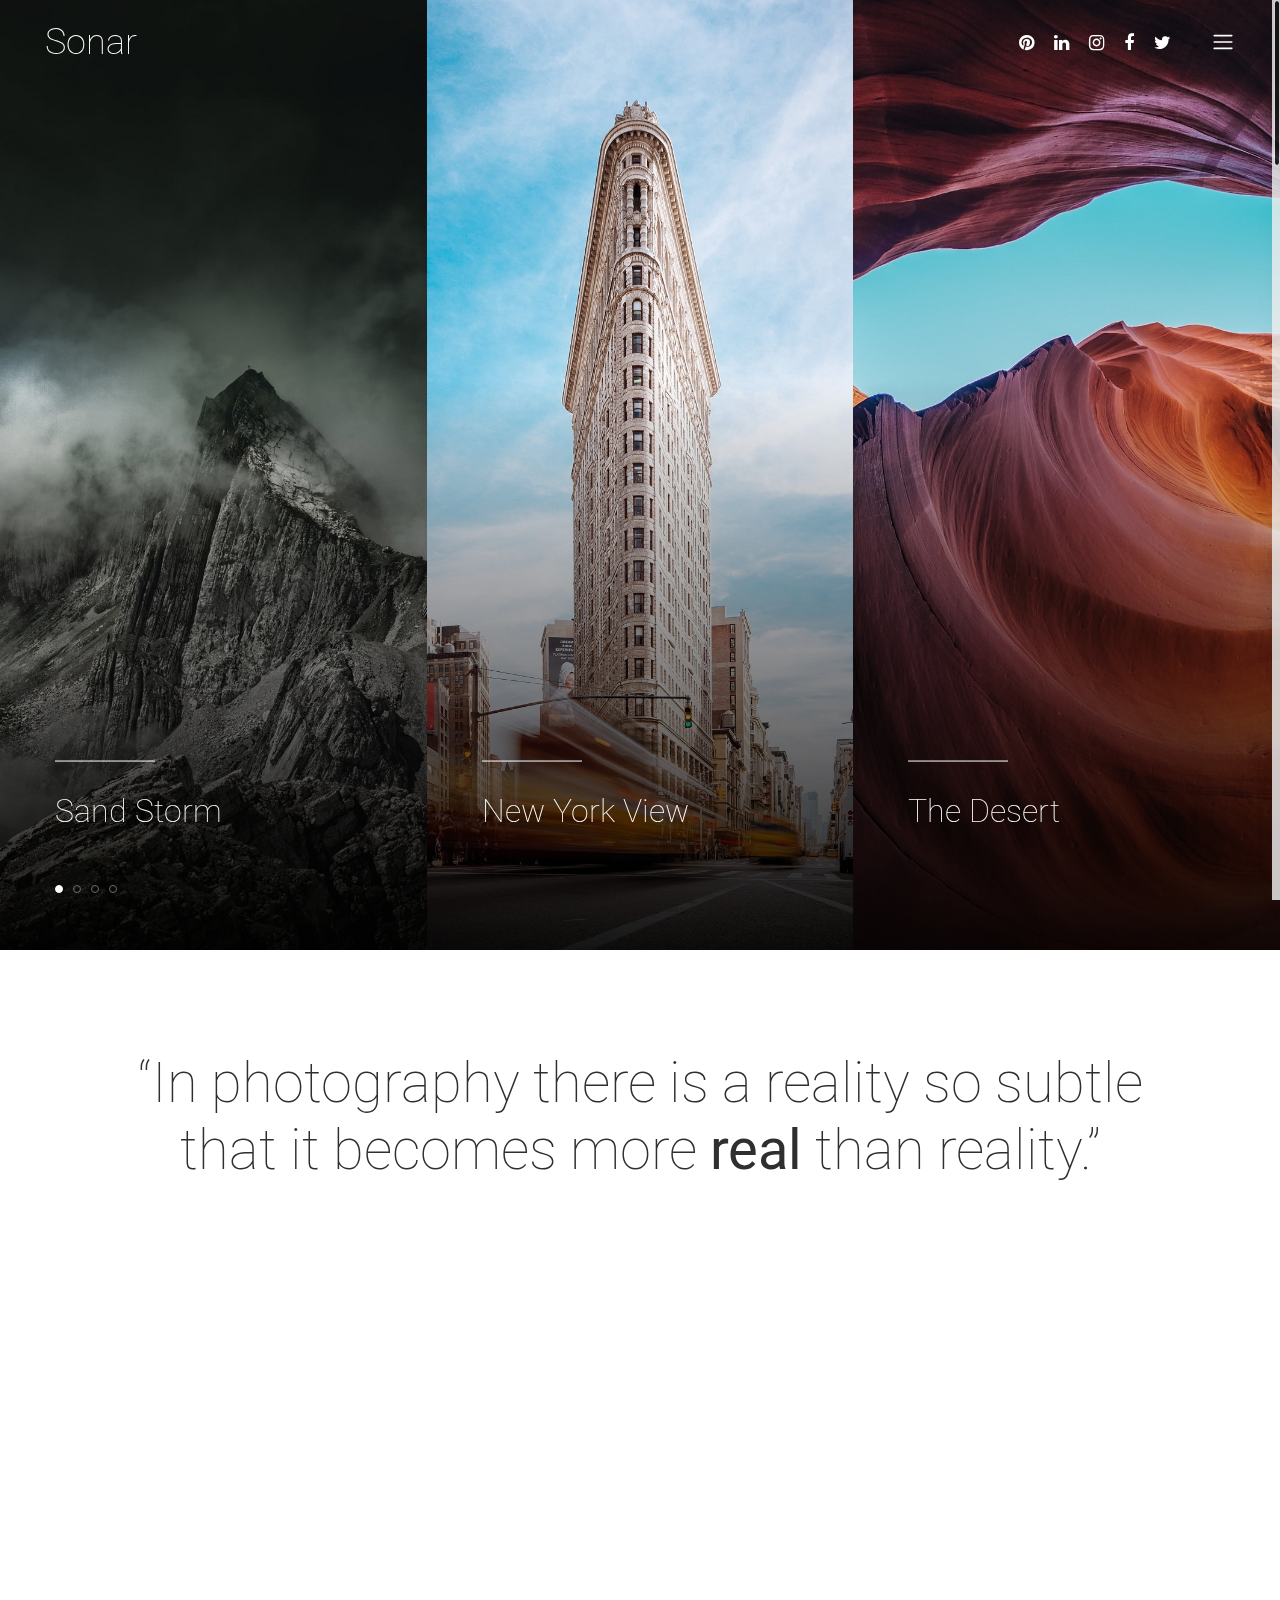
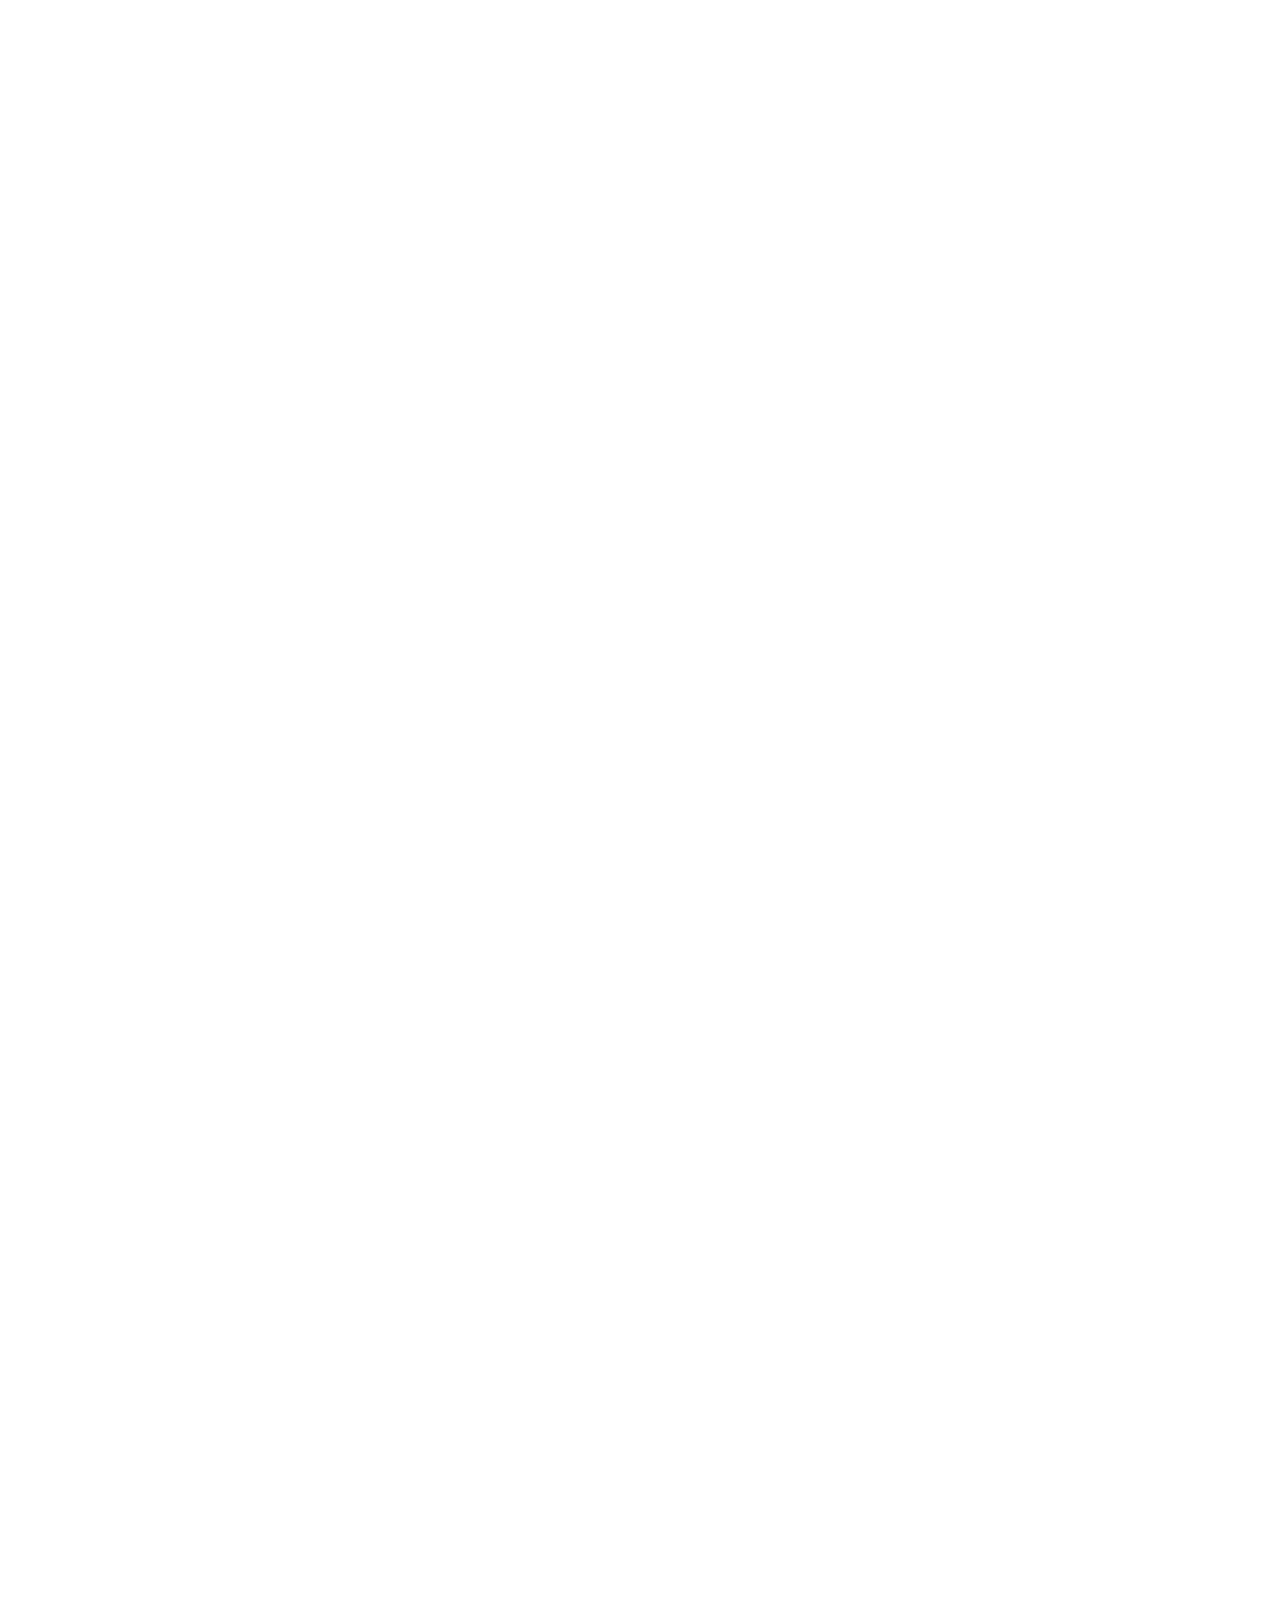
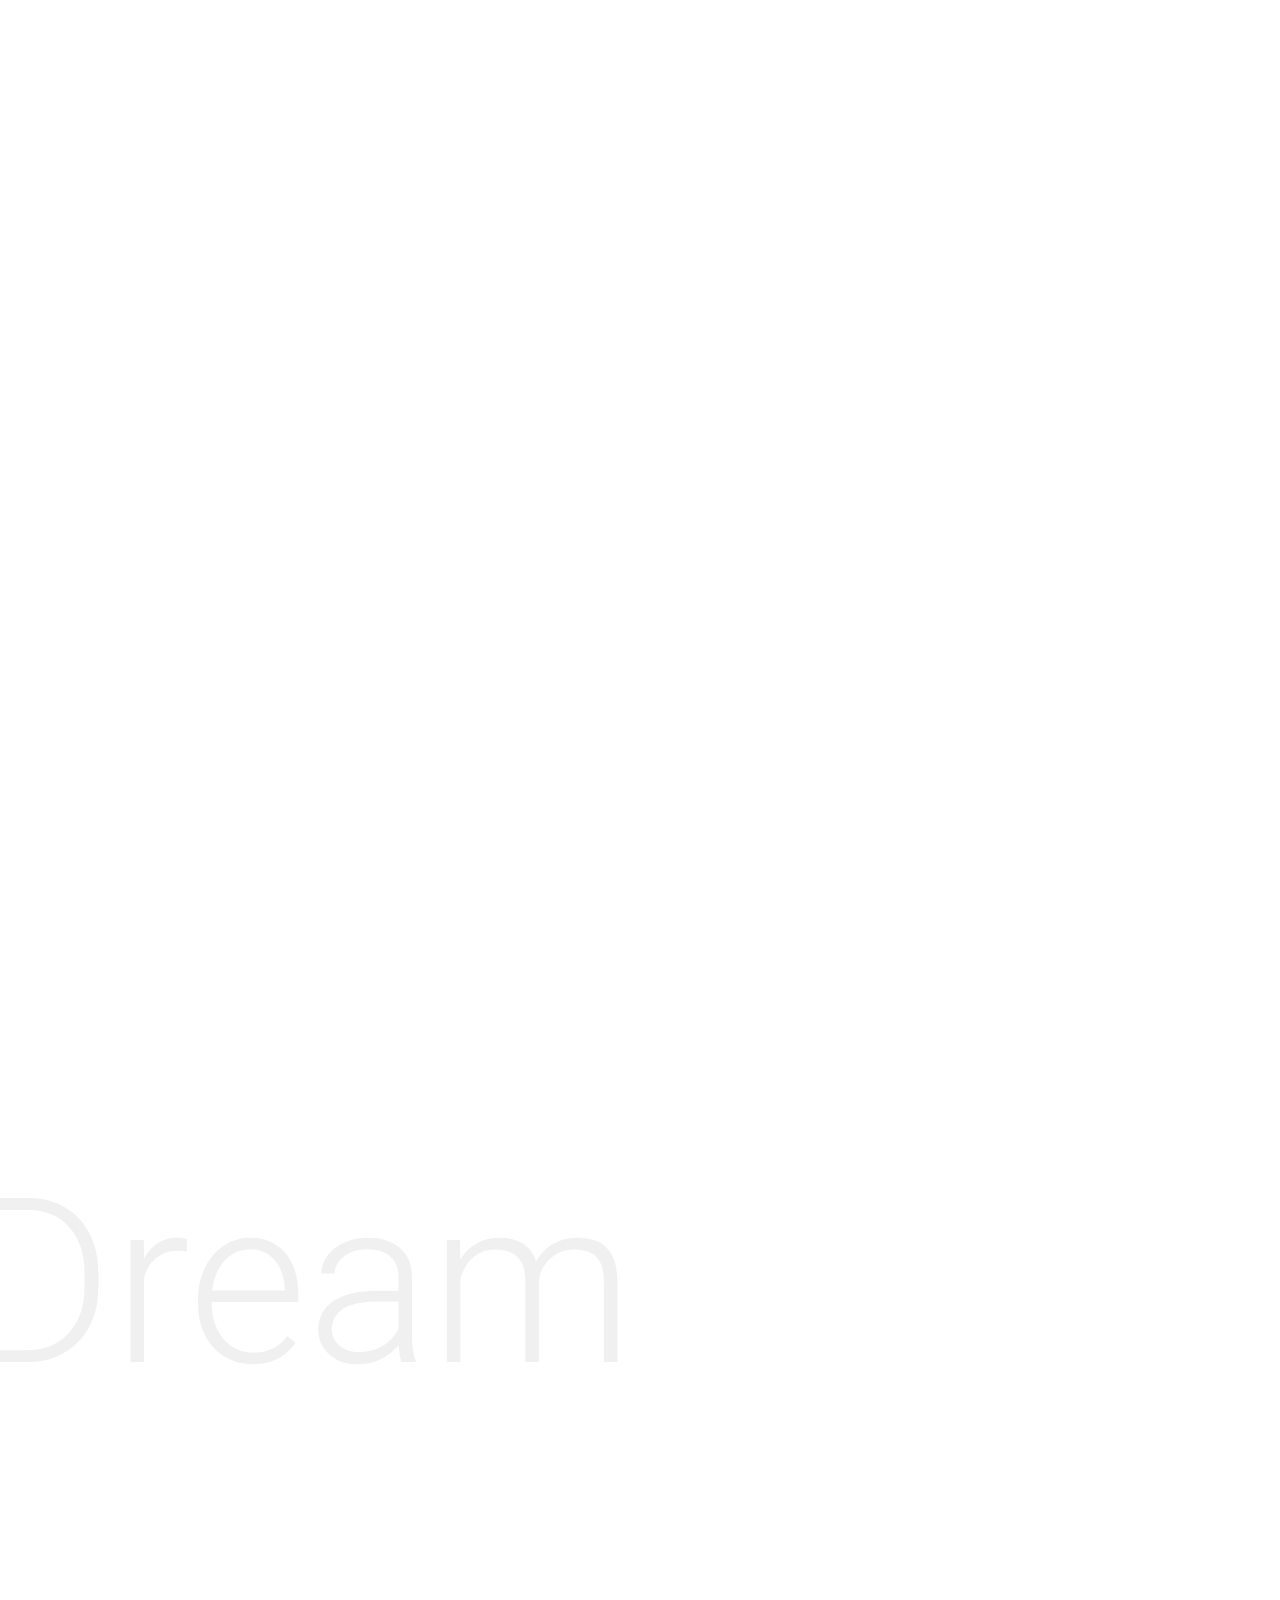
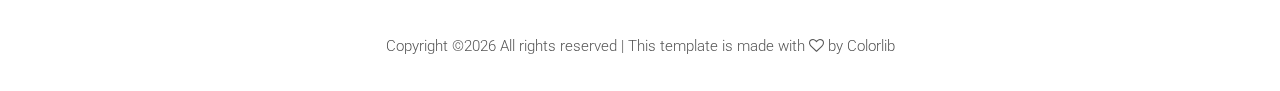
<file: sonar-master/index.html>
<!DOCTYPE html>
<html lang="en">

<head>
    <meta charset="UTF-8">
    <meta name="description" content="">
    <meta http-equiv="X-UA-Compatible" content="IE=edge">
    <meta name="viewport" content="width=device-width, initial-scale=1, shrink-to-fit=no">
    <!-- The above 4 meta tags *must* come first in the head; any other head content must come *after* these tags -->

    <!-- Title  -->
    <title>Sonar - Photography Template</title>

    <!-- Favicon  -->
    <link rel="icon" href="img/core-img/favicon.ico">

    <!-- Style CSS -->
    <link rel="stylesheet" href="style.css">

</head>

<body>
    <!-- Preloader Start -->
    <div id="preloader">
        <div class="preload-content">
            <div id="sonar-load"></div>
        </div>
    </div>
    <!-- Preloader End -->

    <!-- Grids -->
    <div class="grids d-flex justify-content-between">
        <div class="grid1"></div>
        <div class="grid2"></div>
        <div class="grid3"></div>
        <div class="grid4"></div>
        <div class="grid5"></div>
        <div class="grid6"></div>
        <div class="grid7"></div>
        <div class="grid8"></div>
        <div class="grid9"></div>
    </div>

    <!-- ***** Main Menu Area Start ***** -->
    <div class="mainMenu d-flex align-items-center justify-content-between">
        <!-- Close Icon -->
        <div class="closeIcon">
            <i class="ti-close" aria-hidden="true"></i>
        </div>
        <!-- Logo Area -->
        <div class="logo-area">
            <a href="index.html">Sonar</a>
        </div>
        <!-- Nav -->
        <div class="sonarNav wow fadeInUp" data-wow-delay="1s">
            <nav>
                <ul>
                    <li class="nav-item active">
                        <a class="nav-link" href="index.html">Home</a>
                    </li>
                    <li class="nav-item">
                        <a class="nav-link" href="about-me.html">About Me</a>
                    </li>
                    <li class="nav-item">
                        <a class="nav-link" href="services.html">Services</a>
                    </li>
                    <li class="nav-item">
                        <a class="nav-link" href="portfolio.html">Portfolio</a>
                    </li>
                    <li class="nav-item">
                        <a class="nav-link" href="blog.html">Blog</a>
                    </li>
                    <li class="nav-item">
                        <a class="nav-link" href="contact.html">Contact</a>
                    </li>
                    <li class="nav-item">
                        <a class="nav-link" href="elements.html">Elements</a>
                    </li>
                </ul>
            </nav>
        </div>
        <!-- Copwrite Text -->
        <div class="copywrite-text">
            <p><!-- Link back to Colorlib can't be removed. Template is licensed under CC BY 3.0. -->
Copyright &copy;<script>document.write(new Date().getFullYear());</script> All rights reserved | This template is made with <i class="fa fa-heart-o" aria-hidden="true"></i> by <a href="https://colorlib.com" target="_blank">Colorlib</a>
<!-- Link back to Colorlib can't be removed. Template is licensed under CC BY 3.0. -->
</p>
        </div>
    </div>
    <!-- ***** Main Menu Area End ***** -->

    <!-- ***** Header Area Start ***** -->
    <header class="header-area">
        <div class="container-fluid">
            <div class="row">
                <div class="col-12">
                    <div class="menu-area d-flex justify-content-between">
                        <!-- Logo Area  -->
                        <div class="logo-area">
                            <a href="index.html">Sonar</a>
                        </div>

                        <div class="menu-content-area d-flex align-items-center">
                            <!-- Header Social Area -->
                            <div class="header-social-area d-flex align-items-center">
                                <a href="#" data-toggle="tooltip" data-placement="bottom" title="Pinterest"><i class="fa fa-pinterest" aria-hidden="true"></i></a>
                                <a href="#" data-toggle="tooltip" data-placement="bottom" title="Linkedin"><i class="fa fa-linkedin" aria-hidden="true"></i></a>
                                <a href="#" data-toggle="tooltip" data-placement="bottom" title="Instagram"><i class="fa fa-instagram" aria-hidden="true"></i></a>
                                <a href="#" data-toggle="tooltip" data-placement="bottom" title="Facebook"><i class="fa fa-facebook" aria-hidden="true"></i></a>
                                <a href="#" data-toggle="tooltip" data-placement="bottom" title="Twitter"><i class="fa fa-twitter" aria-hidden="true"></i></a>
                            </div>
                            <!-- Menu Icon -->
                            <span class="navbar-toggler-icon" id="menuIcon"></span>
                        </div>
                    </div>
                </div>
            </div>
        </div>
    </header>
    <!-- ***** Header Area End ***** -->

    <!-- ***** Hero Area Start ***** -->
    <section class="hero-area">
        <div class="hero-slides owl-carousel">
            <!-- Single Hero Slide -->
            <div class="single-hero-slide bg-img slide-background-overlay" style="background-image: url(img/bg-img/slide1.jpg);">
                <div class="container h-100">
                    <div class="row h-100 align-items-end">
                        <div class="col-12">
                            <div class="hero-slides-content">
                                <div class="line"></div>
                                <h2>Sand Storm</h2>
                                <p>Lorem ipsum dolor sit amet, consectetur adipiscing elit. Praesent vel tortor facilisis, volutpat nulla placerat, tincidunt mi. Nullam vel orci dui. Suspendisse sit amet laoreet neque. Fusce sagittis suscipit sem.</p>
                            </div>
                        </div>
                    </div>
                </div>
            </div>
            <!-- Single Hero Slide -->
            <div class="single-hero-slide bg-img slide-background-overlay" style="background-image: url(img/bg-img/slide2.jpg);">
                <div class="container h-100">
                    <div class="row h-100 align-items-end">
                        <div class="col-12">
                            <div class="hero-slides-content">
                                <div class="line"></div>
                                <h2>New York View</h2>
                                <p>Lorem ipsum dolor sit amet, consectetur adipiscing elit. Praesent vel tortor facilisis, volutpat nulla placerat, tincidunt mi. Nullam vel orci dui. Suspendisse sit amet laoreet neque. Fusce sagittis suscipit sem.</p>
                            </div>
                        </div>
                    </div>
                </div>
            </div>
            <!-- Single Hero Slide -->
            <div class="single-hero-slide bg-img slide-background-overlay" style="background-image: url(img/bg-img/slide3.jpg);">
                <div class="container h-100">
                    <div class="row h-100 align-items-end">
                        <div class="col-12">
                            <div class="hero-slides-content">
                                <div class="line"></div>
                                <h2>The Desert</h2>
                                <p>Lorem ipsum dolor sit amet, consectetur adipiscing elit. Praesent vel tortor facilisis, volutpat nulla placerat, tincidunt mi. Nullam vel orci dui. Suspendisse sit amet laoreet neque. Fusce sagittis suscipit sem.</p>
                            </div>
                        </div>
                    </div>
                </div>
            </div>
            <!-- Single Hero Slide -->
            <div class="single-hero-slide bg-img slide-background-overlay" style="background-image: url(img/bg-img/slide4.jpg);">
                <div class="container h-100">
                    <div class="row h-100 align-items-end">
                        <div class="col-12">
                            <div class="hero-slides-content">
                                <div class="line"></div>
                                <h2>Mountains Hike</h2>
                                <p>Lorem ipsum dolor sit amet, consectetur adipiscing elit. Praesent vel tortor facilisis, volutpat nulla placerat, tincidunt mi. Nullam vel orci dui. Suspendisse sit amet laoreet neque. Fusce sagittis suscipit sem.</p>
                            </div>
                        </div>
                    </div>
                </div>
            </div>
            <!-- Single Hero Slide -->
            <div class="single-hero-slide bg-img slide-background-overlay" style="background-image: url(img/bg-img/slide1.jpg);">
                <div class="container h-100">
                    <div class="row h-100 align-items-end">
                        <div class="col-12">
                            <div class="hero-slides-content">
                                <div class="line"></div>
                                <h2>Sand Storm</h2>
                                <p>Lorem ipsum dolor sit amet, consectetur adipiscing elit. Praesent vel tortor facilisis, volutpat nulla placerat, tincidunt mi. Nullam vel orci dui. Suspendisse sit amet laoreet neque. Fusce sagittis suscipit sem.</p>
                            </div>
                        </div>
                    </div>
                </div>
            </div>
            <!-- Single Hero Slide -->
            <div class="single-hero-slide bg-img slide-background-overlay" style="background-image: url(img/bg-img/slide2.jpg);">
                <div class="container h-100">
                    <div class="row h-100 align-items-end">
                        <div class="col-12">
                            <div class="hero-slides-content">
                                <div class="line"></div>
                                <h2>New York View</h2>
                                <p>Lorem ipsum dolor sit amet, consectetur adipiscing elit. Praesent vel tortor facilisis, volutpat nulla placerat, tincidunt mi. Nullam vel orci dui. Suspendisse sit amet laoreet neque. Fusce sagittis suscipit sem.</p>
                            </div>
                        </div>
                    </div>
                </div>
            </div>
            <!-- Single Hero Slide -->
            <div class="single-hero-slide bg-img slide-background-overlay" style="background-image: url(img/bg-img/slide3.jpg);">
                <div class="container h-100">
                    <div class="row h-100 align-items-end">
                        <div class="col-12">
                            <div class="hero-slides-content">
                                <div class="line"></div>
                                <h2>The Desert</h2>
                                <p>Lorem ipsum dolor sit amet, consectetur adipiscing elit. Praesent vel tortor facilisis, volutpat nulla placerat, tincidunt mi. Nullam vel orci dui. Suspendisse sit amet laoreet neque. Fusce sagittis suscipit sem.</p>
                            </div>
                        </div>
                    </div>
                </div>
            </div>
            <!-- Single Hero Slide -->
            <div class="single-hero-slide bg-img slide-background-overlay" style="background-image: url(img/bg-img/slide4.jpg);">
                <div class="container h-100">
                    <div class="row h-100 align-items-end">
                        <div class="col-12">
                            <div class="hero-slides-content">
                                <div class="line"></div>
                                <h2>Mountains Hike</h2>
                                <p>Lorem ipsum dolor sit amet, consectetur adipiscing elit. Praesent vel tortor facilisis, volutpat nulla placerat, tincidunt mi. Nullam vel orci dui. Suspendisse sit amet laoreet neque. Fusce sagittis suscipit sem.</p>
                            </div>
                        </div>
                    </div>
                </div>
            </div>
            <!-- Single Hero Slide -->
            <div class="single-hero-slide bg-img slide-background-overlay" style="background-image: url(img/bg-img/slide1.jpg);">
                <div class="container h-100">
                    <div class="row h-100 align-items-end">
                        <div class="col-12">
                            <div class="hero-slides-content">
                                <div class="line"></div>
                                <h2>Sand Storm</h2>
                                <p>Lorem ipsum dolor sit amet, consectetur adipiscing elit. Praesent vel tortor facilisis, volutpat nulla placerat, tincidunt mi. Nullam vel orci dui. Suspendisse sit amet laoreet neque. Fusce sagittis suscipit sem.</p>
                            </div>
                        </div>
                    </div>
                </div>
            </div>
            <!-- Single Hero Slide -->
            <div class="single-hero-slide bg-img slide-background-overlay" style="background-image: url(img/bg-img/slide2.jpg);">
                <div class="container h-100">
                    <div class="row h-100 align-items-end">
                        <div class="col-12">
                            <div class="hero-slides-content">
                                <div class="line"></div>
                                <h2>New York View</h2>
                                <p>Lorem ipsum dolor sit amet, consectetur adipiscing elit. Praesent vel tortor facilisis, volutpat nulla placerat, tincidunt mi. Nullam vel orci dui. Suspendisse sit amet laoreet neque. Fusce sagittis suscipit sem.</p>
                            </div>
                        </div>
                    </div>
                </div>
            </div>
            <!-- Single Hero Slide -->
            <div class="single-hero-slide bg-img slide-background-overlay" style="background-image: url(img/bg-img/slide3.jpg);">
                <div class="container h-100">
                    <div class="row h-100 align-items-end">
                        <div class="col-12">
                            <div class="hero-slides-content">
                                <div class="line"></div>
                                <h2>The Desert</h2>
                                <p>Lorem ipsum dolor sit amet, consectetur adipiscing elit. Praesent vel tortor facilisis, volutpat nulla placerat, tincidunt mi. Nullam vel orci dui. Suspendisse sit amet laoreet neque. Fusce sagittis suscipit sem.</p>
                            </div>
                        </div>
                    </div>
                </div>
            </div>
            <!-- Single Hero Slide -->
            <div class="single-hero-slide bg-img slide-background-overlay" style="background-image: url(img/bg-img/slide4.jpg);">
                <div class="container h-100">
                    <div class="row h-100 align-items-end">
                        <div class="col-12">
                            <div class="hero-slides-content">
                                <div class="line"></div>
                                <h2>Mountains Hike</h2>
                                <p>Lorem ipsum dolor sit amet, consectetur adipiscing elit. Praesent vel tortor facilisis, volutpat nulla placerat, tincidunt mi. Nullam vel orci dui. Suspendisse sit amet laoreet neque. Fusce sagittis suscipit sem.</p>
                            </div>
                        </div>
                    </div>
                </div>
            </div>
        </div>
    </section>
    <!-- ***** Hero Area End ***** -->

    <!-- ***** Portfolio Area Start ***** -->
    <div class="portfolio-area section-padding-100">
        <div class="container">
            <div class="row">
                <div class="col-12">
                    <div class="portfolio-title">
                        <h2>“In photography there is a reality so subtle that it becomes more <span>real</span> than reality.”</h2>
                    </div>
                </div>
            </div>

            <div class="row justify-content-between">
                <!-- Single Portfoio Area -->
                <div class="col-12 col-md-5">
                    <div class="single-portfolio-item mt-100 portfolio-item-1 wow fadeIn">
                        <div class="backend-content">
                            <img class="dots" src="img/core-img/dots.png" alt="">
                            <h2>Reality</h2>
                        </div>
                        <div class="portfolio-thumb">
                            <img src="img/bg-img/p1.png" alt="">
                        </div>
                        <div class="portfolio-meta">
                            <p class="portfolio-date">Feb 02, 2018</p>
                            <h2>Italy in the sunset</h2>
                        </div>
                    </div>
                </div>
                <!-- Single Portfoio Area -->
                <div class="col-12 col-md-6">
                    <div class="single-portfolio-item mt-230 portfolio-item-2 wow fadeIn">
                        <div class="backend-content">
                            <img class="dots" src="img/core-img/dots.png" alt="">
                        </div>
                        <div class="portfolio-thumb">
                            <img src="img/bg-img/p2.png" alt="">
                        </div>
                        <div class="portfolio-meta">
                            <p class="portfolio-date">Feb 02, 2018</p>
                            <h2>Mountain Landscape</h2>
                        </div>
                    </div>
                </div>
            </div>

            <div class="row">
                <!-- Single Portfoio Area -->
                <div class="col-12 col-md-10">
                    <div class="single-portfolio-item mt-100 portfolio-item-3 wow fadeIn">
                        <div class="backend-content">
                            <img class="dots" src="img/core-img/dots.png" alt="">
                            <h2>Photography</h2>
                        </div>
                        <div class="portfolio-thumb">
                            <img src="img/bg-img/p3.png" alt="">
                        </div>
                        <div class="portfolio-meta">
                            <p class="portfolio-date">Feb 02, 2018</p>
                            <h2>Foggy sunset over the lake</h2>
                        </div>
                    </div>
                </div>
            </div>

            <div class="row justify-content-end">
                <!-- Single Portfoio Area -->
                <div class="col-12 col-md-6">
                    <div class="single-portfolio-item portfolio-item-4 wow fadeIn">
                        <div class="backend-content">
                            <img class="dots" src="img/core-img/dots.png" alt="">
                        </div>
                        <div class="portfolio-thumb">
                            <img src="img/bg-img/p2.png" alt="">
                        </div>
                        <div class="portfolio-meta">
                            <p class="portfolio-date">Feb 02, 2018</p>
                            <h2>Clouds on mountain top</h2>
                        </div>
                    </div>
                </div>
            </div>

            <div class="row">
                <!-- Single Portfoio Area -->
                <div class="col-12 col-md-5">
                    <div class="single-portfolio-item portfolio-item-5 wow fadeIn">
                        <div class="backend-content">
                            <img class="dots" src="img/core-img/dots.png" alt="">
                            <h2>Hope</h2>
                        </div>
                        <div class="portfolio-thumb">
                            <img src="img/bg-img/p5.png" alt="">
                        </div>
                        <div class="portfolio-meta">
                            <p class="portfolio-date">Feb 02, 2018</p>
                            <h2>Over the canion</h2>
                        </div>
                    </div>
                </div>
            </div>

            <div class="row justify-content-center">
                <!-- Single Portfoio Area -->
                <div class="col-12 col-md-4">
                    <div class="single-portfolio-item portfolio-item-6 wow fadeIn">
                        <div class="portfolio-thumb">
                            <img src="img/bg-img/p6.png" alt="">
                        </div>
                        <div class="portfolio-meta">
                            <p class="portfolio-date">Feb 02, 2018</p>
                            <h2>Mirror lake</h2>
                        </div>
                    </div>
                </div>
            </div>

            <div class="row justify-content-end">
                <!-- Single Portfoio Area -->
                <div class="col-12 col-md-4">
                    <div class="single-portfolio-item portfolio-item-7 wow fadeIn">
                        <div class="backend-content">
                            <img class="dots" src="img/core-img/dots.png" alt="">
                            <h2>Future</h2>
                        </div>
                        <div class="portfolio-thumb">
                            <img src="img/bg-img/p7.png" alt="">
                        </div>
                        <div class="portfolio-meta">
                            <p class="portfolio-date">Feb 02, 2018</p>
                            <h2>Mirror lake</h2>
                        </div>
                    </div>
                </div>
            </div>
        </div>
    </div>
    <!-- ***** Portfolio Area End ***** -->

    <!-- ***** Call to Action Area Start ***** -->
    <div class="sonar-call-to-action-area section-padding-0-100">
        <div class="backEnd-content">
            <h2>Dream</h2>
        </div>
        <div class="container">
            <div class="row">
                <div class="col-12">
                    <div class="call-to-action-content wow fadeInUp" data-wow-delay="0.5s">
                        <h2>I am an experienced photographer</h2>
                        <h5>Let’s talk</h5>
                        <a href="#" class="btn sonar-btn mt-100">contact me</a>
                    </div>
                </div>
            </div>
        </div>
    </div>
    <!-- ***** Call to Action Area End ***** -->

    <!-- ***** Footer Area Start ***** -->
    <footer class="footer-area">
        <div class="container">
            <div class="row">
                <div class="col-12">
                    <!-- Copywrite Text -->
                    <div class="copywrite-text">
                        <p><!-- Link back to Colorlib can't be removed. Template is licensed under CC BY 3.0. -->
Copyright &copy;<script>document.write(new Date().getFullYear());</script> All rights reserved | This template is made with <i class="fa fa-heart-o" aria-hidden="true"></i> by <a href="https://colorlib.com" target="_blank">Colorlib</a>
<!-- Link back to Colorlib can't be removed. Template is licensed under CC BY 3.0. -->
</p>
                    </div>
                </div>
            </div>
        </div>
    </footer>
    <!-- ***** Footer Area End ***** -->

    <!-- jQuery (Necessary for All JavaScript Plugins) -->
    <script src="js/jquery/jquery-2.2.4.min.js"></script>
    <!-- Popper js -->
    <script src="js/popper.min.js"></script>
    <!-- Bootstrap js -->
    <script src="js/bootstrap.min.js"></script>
    <!-- Plugins js -->
    <script src="js/plugins.js"></script>
    <!-- Active js -->
    <script src="js/active.js"></script>

</body>

</html>
</file>
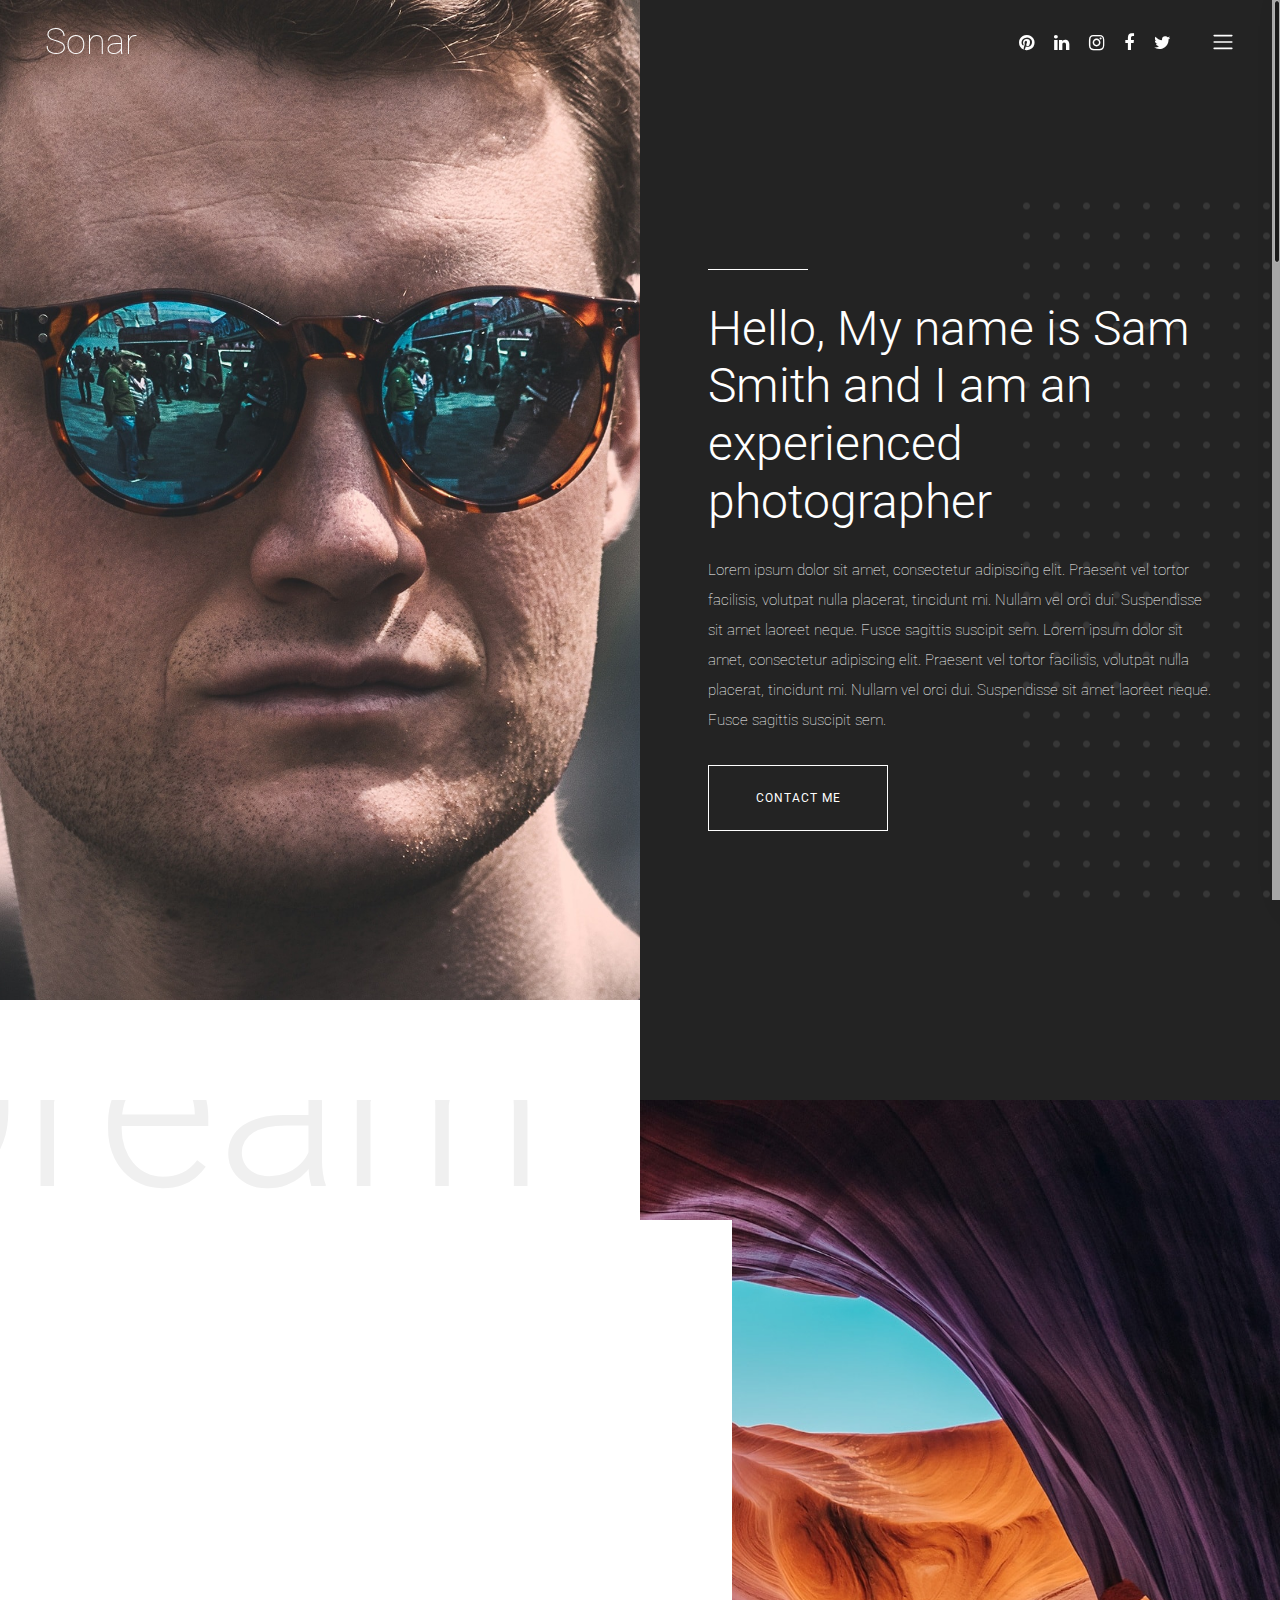
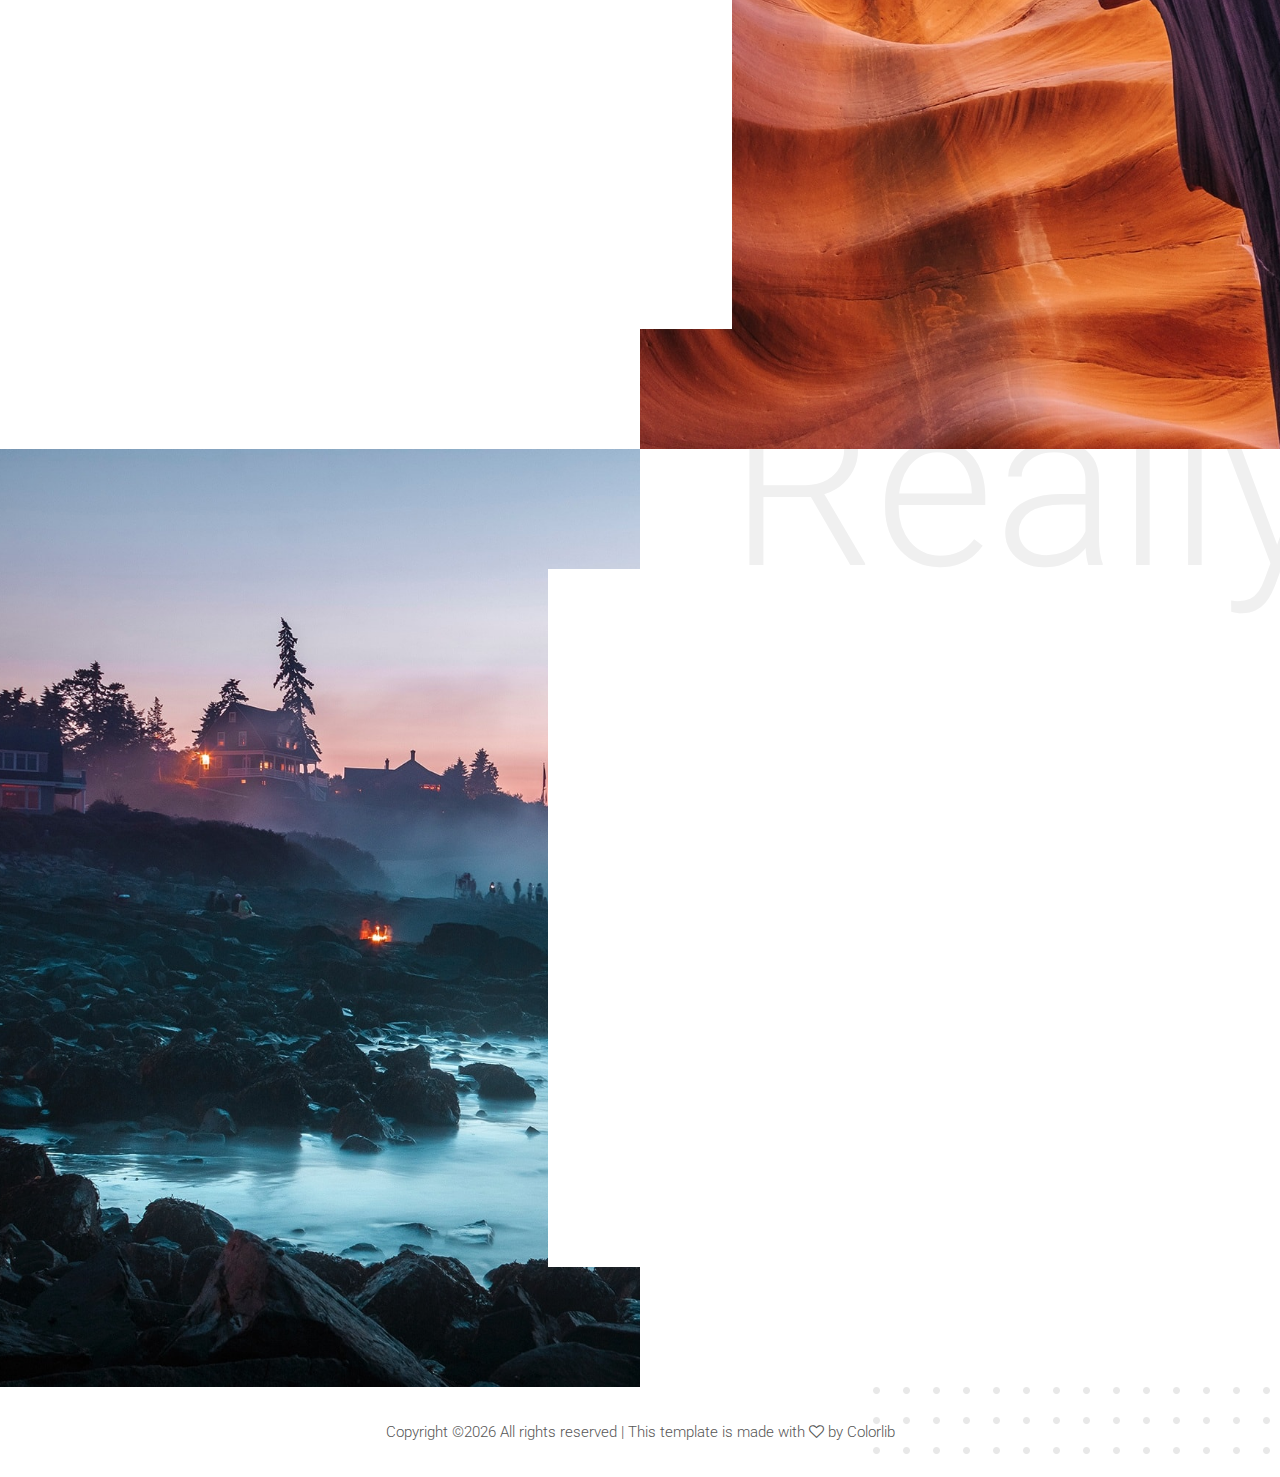
<file: sonar-master/about-me.html>
<!DOCTYPE html>
<html lang="en">

<head>
    <meta charset="UTF-8">
    <meta name="description" content="">
    <meta http-equiv="X-UA-Compatible" content="IE=edge">
    <meta name="viewport" content="width=device-width, initial-scale=1, shrink-to-fit=no">
    <!-- The above 4 meta tags *must* come first in the head; any other head content must come *after* these tags -->

    <!-- Title  -->
    <title>Sonar - Photography Template</title>

    <!-- Favicon  -->
    <link rel="icon" href="img/core-img/favicon.ico">

    <!-- Style CSS -->
    <link rel="stylesheet" href="style.css">

</head>

<body>
    <!-- Preloader Start -->
    <div id="preloader">
        <div class="preload-content">
            <div id="sonar-load"></div>
        </div>
    </div>
    <!-- Preloader End -->

    <!-- ***** Main Menu Area Start ***** -->
    <div class="mainMenu d-flex align-items-center justify-content-between">
        <!-- Close Icon -->
        <div class="closeIcon">
            <i class="ti-close" aria-hidden="true"></i>
        </div>
        <!-- Logo Area -->
        <div class="logo-area">
            <a href="index.html">Sonar</a>
        </div>
        <!-- Nav -->
        <div class="sonarNav">
            <nav>
                <ul>
                    <li class="nav-item active">
                        <a class="nav-link" href="index.html">Home</a>
                    </li>
                    <li class="nav-item">
                        <a class="nav-link" href="about-me.html">About Me</a>
                    </li>
                    <li class="nav-item">
                        <a class="nav-link" href="services.html">Services</a>
                    </li>
                    <li class="nav-item">
                        <a class="nav-link" href="portfolio.html">Portfolio</a>
                    </li>
                    <li class="nav-item">
                        <a class="nav-link" href="blog.html">Blog</a>
                    </li>
                    <li class="nav-item">
                        <a class="nav-link" href="contact.html">Contact</a>
                    </li>
                    <li class="nav-item">
                        <a class="nav-link" href="elements.html">Elements</a>
                    </li>
                </ul>
            </nav>
        </div>
        <!-- Copwrite Text -->
        <div class="copywrite-text">
            <p><!-- Link back to Colorlib can't be removed. Template is licensed under CC BY 3.0. -->
Copyright &copy;<script>document.write(new Date().getFullYear());</script> All rights reserved | This template is made with <i class="fa fa-heart-o" aria-hidden="true"></i> by <a href="https://colorlib.com" target="_blank">Colorlib</a>
<!-- Link back to Colorlib can't be removed. Template is licensed under CC BY 3.0. -->
</p>
        </div>
    </div>
    <!-- ***** Main Menu Area End ***** -->

    <!-- ***** Header Area Start ***** -->
    <header class="header-area">
        <div class="container-fluid">
            <div class="row">
                <div class="col-12">
                    <div class="menu-area d-flex justify-content-between">
                        <!-- Logo Area  -->
                        <div class="logo-area">
                            <a href="index.html">Sonar</a>
                        </div>

                        <div class="menu-content-area d-flex align-items-center">
                            <!-- Header Social Area -->
                            <div class="header-social-area d-flex align-items-center">
                                <a href="#" data-toggle="tooltip" data-placement="bottom" title="Pinterest"><i class="fa fa-pinterest" aria-hidden="true"></i></a>
                                <a href="#" data-toggle="tooltip" data-placement="bottom" title="Linkedin"><i class="fa fa-linkedin" aria-hidden="true"></i></a>
                                <a href="#" data-toggle="tooltip" data-placement="bottom" title="Instagram"><i class="fa fa-instagram" aria-hidden="true"></i></a>
                                <a href="#" data-toggle="tooltip" data-placement="bottom" title="Facebook"><i class="fa fa-facebook" aria-hidden="true"></i></a>
                                <a href="#" data-toggle="tooltip" data-placement="bottom" title="Twitter"><i class="fa fa-twitter" aria-hidden="true"></i></a>
                            </div>
                            <!-- Menu Icon -->
                            <span class="navbar-toggler-icon" id="menuIcon"></span>
                        </div>
                    </div>
                </div>
            </div>
        </div>
    </header>
    <!-- ***** Header Area End ***** -->

    <!-- ***** Hero Area Start ***** -->
    <div class="hero-area d-flex align-items-center">
        <!-- Back End Content -->
        <div class="backEnd-content">
            <img class="dots" src="img/core-img/dots.png" alt="">
        </div>

        <!-- Hero Thumbnail -->
        <div class="hero-thumbnail aboutUs equalize bg-img" style="background-image: url(img/bg-img/about.jpg);"></div>
        
        <!-- Hero Content -->
        <div class="hero-content aboutUs equalize">
            <div class="container-fluid h-100">
                <div class="row h-100 align-items-center justify-content-center">
                    <div class="col-12 col-md-10">
                        <div class="line"></div>
                        <h2>Hello, My name is Sam Smith and I am an experienced photographer</h2>
                        <p>Lorem ipsum dolor sit amet, consectetur adipiscing elit. Praesent vel tortor facilisis, volutpat nulla placerat, tincidunt mi. Nullam vel orci dui. Suspendisse sit amet laoreet neque. Fusce sagittis suscipit sem. Lorem ipsum dolor sit amet, consectetur adipiscing elit. Praesent vel tortor facilisis, volutpat nulla placerat, tincidunt mi. Nullam vel orci dui. Suspendisse sit amet laoreet neque. Fusce sagittis suscipit sem.</p>
                        <a href="#" class="btn sonar-btn white-btn">contact me</a>
                    </div>
                </div>
            </div>
        </div>
    </div>
    <!-- ***** Hero Area End ***** -->

    <div class="sonar-about-us-area bg-img" style="background-image: url(img/bg-img/about2.jpg);">
        <!-- Back End Content -->
        <div class="backEnd-content">
            <h2>Dream</h2>
        </div>

        <div class="container-fluid">
            <div class="row">
                <div class="col-12 col-md-10 col-lg-7">
                    <div class="about-us-content bg-white">
                        <div class="section-heading text-left wow fadeInUp" data-wow-delay="300ms">
                            <div class="line"></div>
                            <h2>Look at my qualities</h2>
                        </div>
                        <p class="wow fadeInUp" data-wow-delay="600ms">Lorem ipsum dolor sit amet, consectetur adipiscing elit. Praesent vel tortor facilisis, volutpat nulla placerat, tincidunt mi. Nullam vel orci dui. Suspendisse sit amet laoreet neque. Fusce sagittis suscipit sem. Lorem ipsum dolor sit amet, consectetur adipiscing elit. Praesent vel tortor facilisis, volutpat nulla placerat, tincidunt mi. Nullam vel orci dui. Suspendisse sit amet laoreet neque.</p>
                        <!-- Progress Bar Content Area -->
                        <div class="services-progress-bar mt-50 wow fadeInUp" data-wow-delay="900ms">
                            <!-- Single Progress Bar -->
                            <div class="single_progress_bar">
                                <div id="bar1" class="barfiller">
                                    <div class="tipWrap">
                                        <span class="tip"></span>
                                    </div>
                                    <span class="fill" data-percentage="80"></span>
                                </div>
                                <p>Pacience</p>
                            </div>
                            <!-- Single Progress Bar -->
                            <div class="single_progress_bar">
                                <div id="bar2" class="barfiller">
                                    <div class="tipWrap">
                                        <span class="tip"></span>
                                    </div>
                                    <span class="fill" data-percentage="90"></span>
                                </div>
                                <p>Creativity</p>
                            </div>
                            <!-- Single Progress Bar -->
                            <div class="single_progress_bar">
                                <div id="bar3" class="barfiller">
                                    <div class="tipWrap">
                                        <span class="tip"></span>
                                    </div>
                                    <span class="fill" data-percentage="100"></span>
                                </div>
                                <p>Commited</p>
                            </div>
                        </div>
                    </div>
                </div>
            </div>
        </div>
    </div>

    <div class="sonar-about-us-area second-part bg-img" style="background-image: url(img/bg-img/about3.jpg);">
        <!-- Back End Content -->
        <div class="backEnd-content">
            <h2>Really</h2>
        </div>

        <div class="container-fluid">
            <div class="row justify-content-end">
                <div class="col-12 col-md-10 col-lg-7">
                    <div class="about-us-content bg-white">
                        <div class="section-heading text-left wow fadeInUp" data-wow-delay="300ms">
                            <div class="line"></div>
                        </div>
                        <p class="wow fadeInUp" data-wow-delay="600ms">Consectetur adipiscing elit. Praesent vel tortor facilisis, volutpat nulla placerat, tincidunt mi. Nullam vel orci dui. Suspendisse sit amet laoreet neque. Fusce sagittis suscipit sem. Lorem ipsum dolor sit amet, consectetur adipiscing elit. Praesent vel tortor facilisis, volutpat nulla placerat, tincidunt mi. Nullam vel orci dui. Suspendisse sit amet laoreet neque.</p>
                        <div class="row mt-100 text-center wow fadeInUp" data-wow-delay="900ms">
                            <div class="col-12 col-sm-6 col-md-4">
                                <div class="single-pie-bar" data-percent="90">
                                    <canvas class="bar-circle" width="100" height="100"></canvas>
                                    <p>Landsacpes</p>
                                </div>
                            </div>
                            <div class="col-12 col-sm-6 col-md-4">
                                <div class="single-pie-bar" data-percent="65">
                                    <canvas class="bar-circle" width="100" height="100"></canvas>
                                    <p>Portraits</p>
                                </div>
                            </div>
                            <div class="col-12 col-sm-6 col-md-4">
                                <div class="single-pie-bar" data-percent="25">
                                    <canvas class="bar-circle" width="100" height="100"></canvas>
                                    <p>Studio</p>
                                </div>
                            </div>
                        </div>
                    </div>
                </div>
            </div>
        </div>
    </div>

    <!-- ***** Footer Area Start ***** -->
    <footer class="footer-area">
        <!-- back end content -->
        <div class="backEnd-content">
            <img class="dots" src="img/core-img/dots.png" alt="">
        </div>

        <div class="container">
            <div class="row">
                <div class="col-12">
                    <!-- Copywrite Text -->
                    <div class="copywrite-text">
                        <p><!-- Link back to Colorlib can't be removed. Template is licensed under CC BY 3.0. -->
Copyright &copy;<script>document.write(new Date().getFullYear());</script> All rights reserved | This template is made with <i class="fa fa-heart-o" aria-hidden="true"></i> by <a href="https://colorlib.com" target="_blank">Colorlib</a>
<!-- Link back to Colorlib can't be removed. Template is licensed under CC BY 3.0. -->
</p>
                    </div>
                </div>
            </div>
        </div>
    </footer>
    <!-- ***** Footer Area End ***** -->

    <!-- jQuery (Necessary for All JavaScript Plugins) -->
    <script src="js/jquery/jquery-2.2.4.min.js"></script>
    <!-- Popper js -->
    <script src="js/popper.min.js"></script>
    <!-- Bootstrap js -->
    <script src="js/bootstrap.min.js"></script>
    <!-- Plugins js -->
    <script src="js/plugins.js"></script>
    <!-- Active js -->
    <script src="js/active.js"></script>

</body>

</html>
</file>
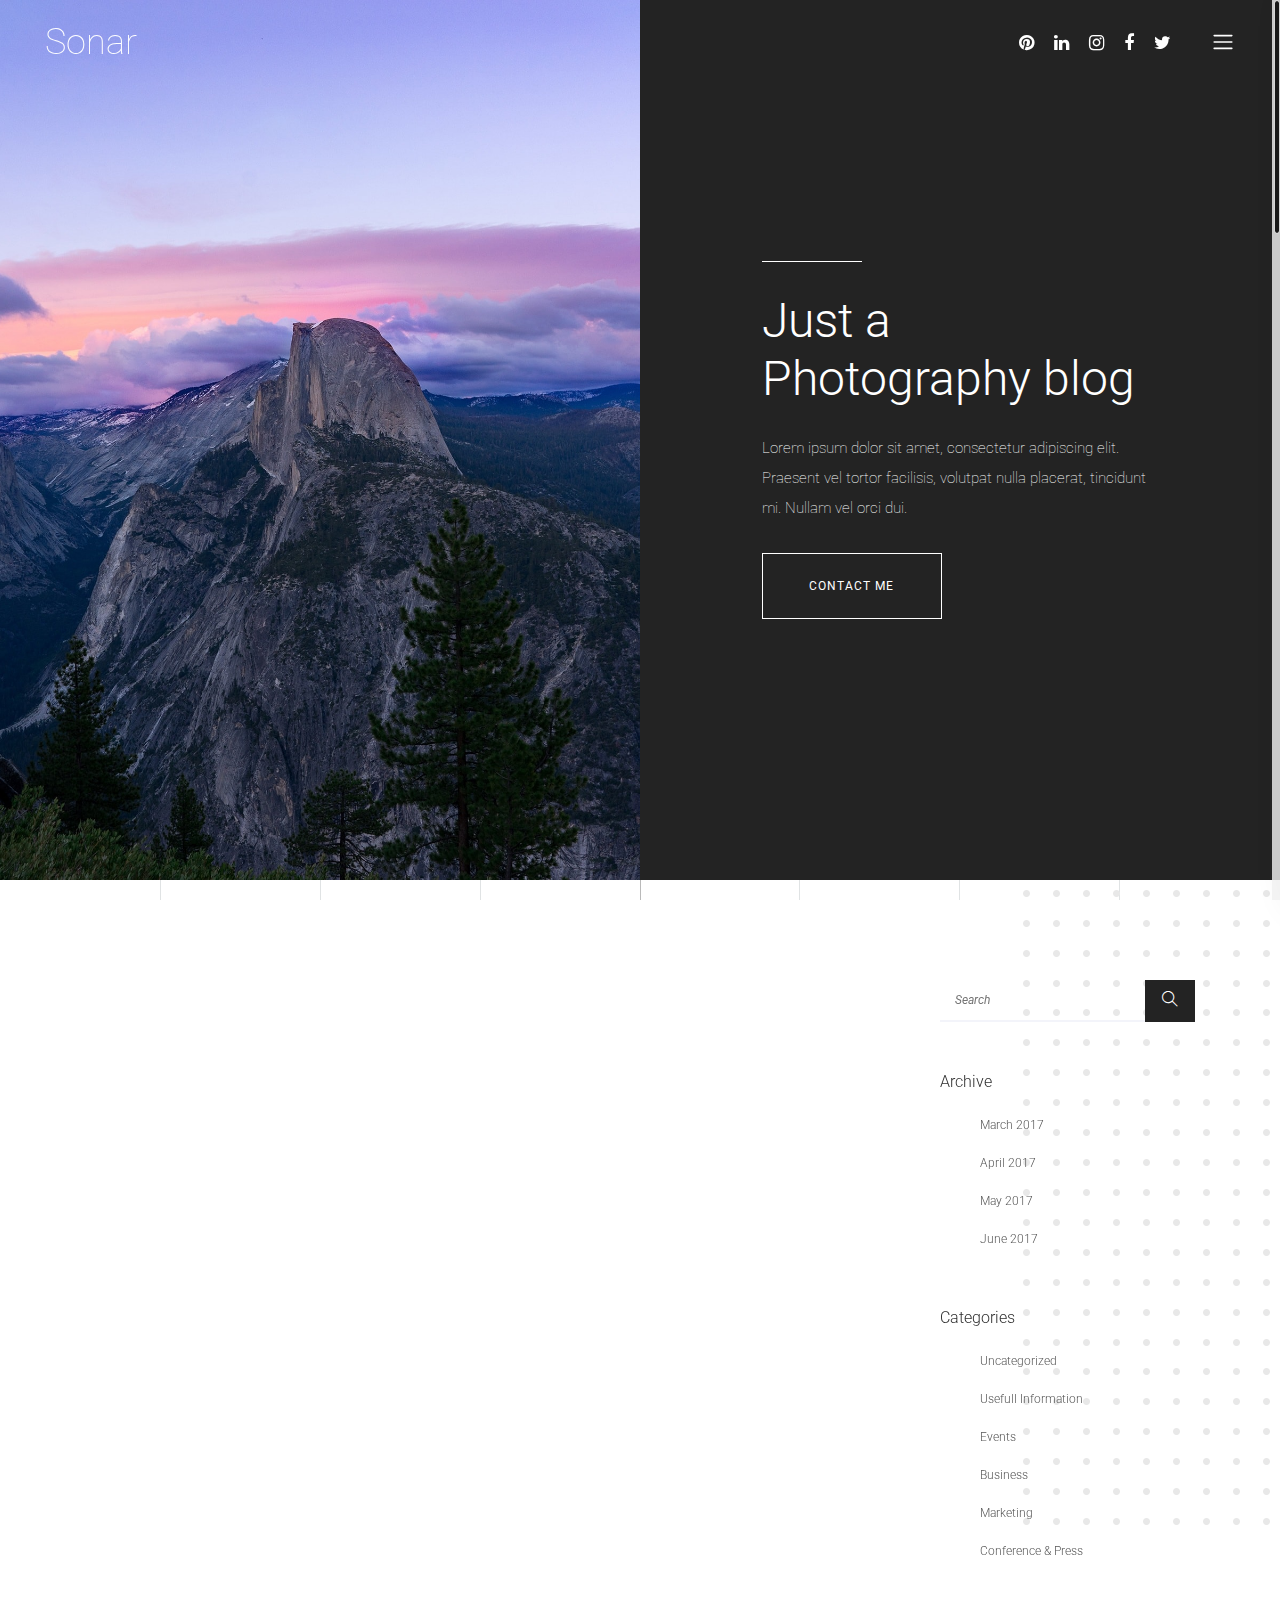
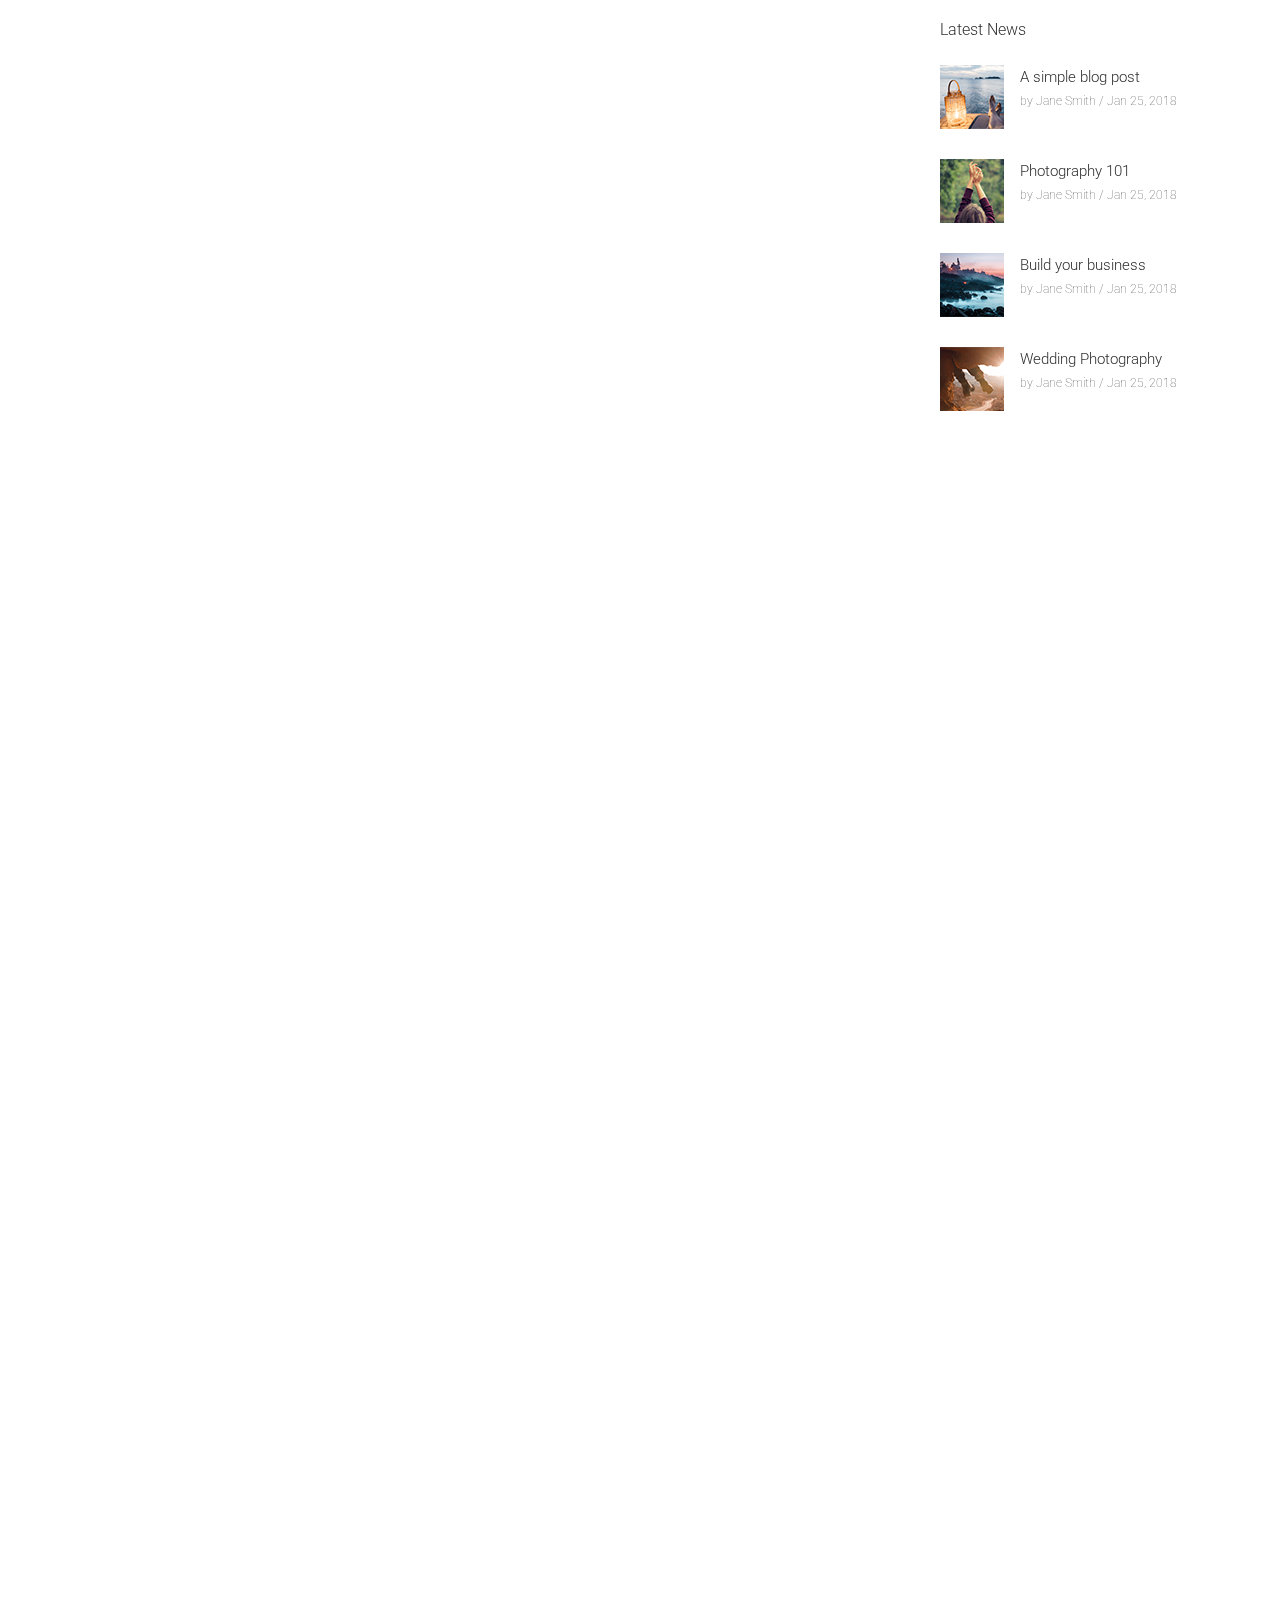
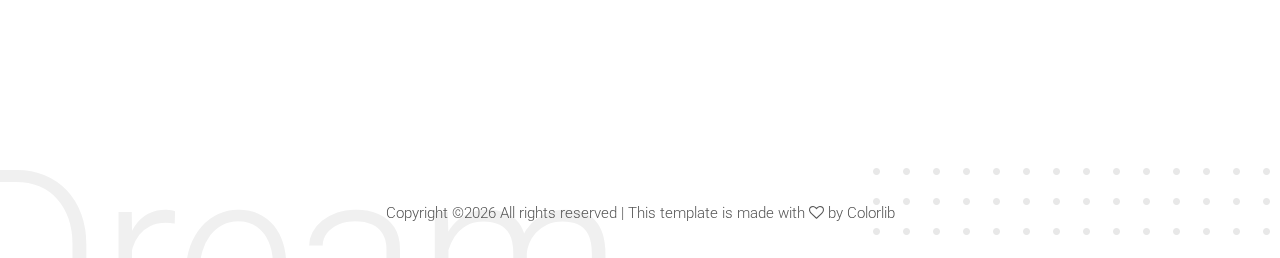
<file: sonar-master/blog.html>
<!DOCTYPE html>
<html lang="en">

<head>
    <meta charset="UTF-8">
    <meta name="description" content="">
    <meta http-equiv="X-UA-Compatible" content="IE=edge">
    <meta name="viewport" content="width=device-width, initial-scale=1, shrink-to-fit=no">
    <!-- The above 4 meta tags *must* come first in the head; any other head content must come *after* these tags -->

    <!-- Title  -->
    <title>Sonar - Photography Template</title>

    <!-- Favicon  -->
    <link rel="icon" href="img/core-img/favicon.ico">

    <!-- Style CSS -->
    <link rel="stylesheet" href="style.css">

</head>

<body>
    <!-- Preloader Start -->
    <div id="preloader">
        <div class="preload-content">
            <div id="sonar-load"></div>
        </div>
    </div>
    <!-- Preloader End -->

    <!-- Grids -->
    <div class="grids d-flex justify-content-between">
        <div class="grid1"></div>
        <div class="grid2"></div>
        <div class="grid3"></div>
        <div class="grid4"></div>
        <div class="grid5"></div>
        <div class="grid6"></div>
        <div class="grid7"></div>
        <div class="grid8"></div>
        <div class="grid9"></div>
    </div>

    <!-- ***** Main Menu Area Start ***** -->
    <div class="mainMenu d-flex align-items-center justify-content-between">
        <!-- Close Icon -->
        <div class="closeIcon">
            <i class="ti-close" aria-hidden="true"></i>
        </div>
        <!-- Logo Area -->
        <div class="logo-area">
            <a href="index.html">Sonar</a>
        </div>
        <!-- Nav -->
        <div class="sonarNav">
            <nav>
                <ul>
                    <li class="nav-item active">
                        <a class="nav-link" href="index.html">Home</a>
                    </li>
                    <li class="nav-item">
                        <a class="nav-link" href="about-me.html">About Me</a>
                    </li>
                    <li class="nav-item">
                        <a class="nav-link" href="services.html">Services</a>
                    </li>
                    <li class="nav-item">
                        <a class="nav-link" href="portfolio.html">Portfolio</a>
                    </li>
                    <li class="nav-item">
                        <a class="nav-link" href="blog.html">Blog</a>
                    </li>
                    <li class="nav-item">
                        <a class="nav-link" href="contact.html">Contact</a>
                    </li>
                    <li class="nav-item">
                        <a class="nav-link" href="elements.html">Elements</a>
                    </li>
                </ul>
            </nav>
        </div>
        <!-- Copwrite Text -->
        <div class="copywrite-text">
            <p><!-- Link back to Colorlib can't be removed. Template is licensed under CC BY 3.0. -->
Copyright &copy;<script>document.write(new Date().getFullYear());</script> All rights reserved | This template is made with <i class="fa fa-heart-o" aria-hidden="true"></i> by <a href="https://colorlib.com" target="_blank">Colorlib</a>
<!-- Link back to Colorlib can't be removed. Template is licensed under CC BY 3.0. -->
</p>
        </div>
    </div>
    <!-- ***** Main Menu Area End ***** -->

    <!-- ***** Header Area Start ***** -->
    <header class="header-area">
        <div class="container-fluid">
            <div class="row">
                <div class="col-12">
                    <div class="menu-area d-flex justify-content-between">
                        <!-- Logo Area  -->
                        <div class="logo-area">
                            <a href="index.html">Sonar</a>
                        </div>

                        <div class="menu-content-area d-flex align-items-center">
                            <!-- Header Social Area -->
                            <div class="header-social-area d-flex align-items-center">
                                <a href="#" data-toggle="tooltip" data-placement="bottom" title="Pinterest"><i class="fa fa-pinterest" aria-hidden="true"></i></a>
                                <a href="#" data-toggle="tooltip" data-placement="bottom" title="Linkedin"><i class="fa fa-linkedin" aria-hidden="true"></i></a>
                                <a href="#" data-toggle="tooltip" data-placement="bottom" title="Instagram"><i class="fa fa-instagram" aria-hidden="true"></i></a>
                                <a href="#" data-toggle="tooltip" data-placement="bottom" title="Facebook"><i class="fa fa-facebook" aria-hidden="true"></i></a>
                                <a href="#" data-toggle="tooltip" data-placement="bottom" title="Twitter"><i class="fa fa-twitter" aria-hidden="true"></i></a>
                            </div>
                            <!-- Menu Icon -->
                            <span class="navbar-toggler-icon" id="menuIcon"></span>
                        </div>
                    </div>
                </div>
            </div>
        </div>
    </header>
    <!-- ***** Header Area End ***** -->

    <!-- ***** Hero Area Start ***** -->
    <div class="hero-area d-flex align-items-center">
       
        <!-- Hero Thumbnail -->
        <div class="hero-thumbnail equalize bg-img" style="background-image: url(img/bg-img/blog.jpg);"></div>
        
        <!-- Hero Content -->
        <div class="hero-content equalize">
            <div class="container-fluid h-100">
                <div class="row h-100 align-items-center justify-content-center">
                    <div class="col-12 col-md-8">
                        <div class="line"></div>
                        <h2>Just a Photography blog</h2>
                        <p>Lorem ipsum dolor sit amet, consectetur adipiscing elit. Praesent vel tortor facilisis, volutpat nulla placerat, tincidunt mi. Nullam vel orci dui.</p>
                        <a href="#" class="btn sonar-btn white-btn">contact me</a>
                    </div>
                </div>
            </div>
        </div>
    </div>
    <!-- ***** Hero Area End ***** -->

    <!-- ***** Blog Area Start ***** -->
    <section class="sonar-blog-area section-padding-100">
        <!-- back end content -->
        <div class="backEnd-content">
            <img class="dots" src="img/core-img/dots.png" alt="">
        </div>

        <div class="container">
            <div class="row">
                <div class="col-12 col-md-9">

                    <!-- Single Blog Area -->
                    <div class="single-blog-area mb-100 wow fadeInUp" data-wow-delay="300ms">
                        <!-- Post Thumbnail -->
                        <div class="blog-post-thumbnail">
                            <img src="img/blog-img/1.jpg" alt="">
                            <!-- Post Date -->
                            <div class="post-date">
                                <a href="#">Feb 12 '18</a>
                            </div>
                        </div>
                        <!-- Post Content -->
                        <div class="post-content">
                            <a href="#" class="headline">A short guide to Wedding Photograpy</a>
                            <div class="post-meta">
                                <a href="#" class="comments">By Mick Smith</a> | <a href="#" class="comments">2 Comments</a>
                            </div>
                            <p>Lorem ipsum dolor sit amet, consectetur adipiscing elit. Praesent vel tortor facilisis, volutpat nulla placerat, tincidunt mi. Nullam vel orci dui. Lorem ipsum dolor sit amet, consectetur adipiscing elit. Praesent vel tortor facilisis, volutpat nulla placerat, tincidunt mi. Nullam vel orci dui.</p>
                        </div>
                    </div>

                    <!-- Single Blog Area -->
                    <div class="single-blog-area mb-100 wow fadeInUp" data-wow-delay="600ms">
                        <!-- Post Thumbnail -->
                        <div class="blog-post-thumbnail">
                            <img src="img/blog-img/2.jpg" alt="">
                            <!-- Post Date -->
                            <div class="post-date">
                                <a href="#">Feb 12 '18</a>
                            </div>
                        </div>
                        <!-- Post Content -->
                        <div class="post-content">
                            <a href="#" class="headline">10 tips for Fashion Photography</a>
                            <div class="post-meta">
                                <a href="#" class="comments">By Mick Smith</a> | <a href="#" class="comments">2 Comments</a>
                            </div>
                            <p>Lorem ipsum dolor sit amet, consectetur adipiscing elit. Praesent vel tortor facilisis, volutpat nulla placerat, tincidunt mi. Nullam vel orci dui. Lorem ipsum dolor sit amet, consectetur adipiscing elit. Praesent vel tortor facilisis, volutpat nulla placerat, tincidunt mi. Nullam vel orci dui.</p>
                        </div>
                    </div>

                    <!-- Single Blog Area -->
                    <div class="single-blog-area mb-100 wow fadeInUp" data-wow-delay="900ms">
                        <!-- Post Thumbnail -->
                        <div class="blog-post-thumbnail">
                            <img src="img/blog-img/3.jpg" alt="">
                            <!-- Post Date -->
                            <div class="post-date">
                                <a href="#">Feb 12 '18</a>
                            </div>
                        </div>
                        <!-- Post Content -->
                        <div class="post-content">
                            <a href="#" class="headline">Babies and Photography</a>
                            <div class="post-meta">
                                <a href="#" class="comments">By Mick Smith</a> | <a href="#" class="comments">2 Comments</a>
                            </div>
                            <p>Lorem ipsum dolor sit amet, consectetur adipiscing elit. Praesent vel tortor facilisis, volutpat nulla placerat, tincidunt mi. Nullam vel orci dui. Lorem ipsum dolor sit amet, consectetur adipiscing elit. Praesent vel tortor facilisis, volutpat nulla placerat, tincidunt mi. Nullam vel orci dui.</p>
                        </div>
                    </div>
                </div>

                <div class="col-12 col-md-3">
                    <div class="sonar-blog-sidebar-area">

                        <!-- Search Widget -->
                        <div class="search-widget-area mb-50">
                            <form action="#" method="get">
                                <input type="search" placeholder="Search">
                                <button type="submit"><i class="ti-search"></i></button>
                            </form>
                        </div>

                        <!-- Archive Widget -->
                        <div class="sonar-catagories-widget-area mb-50">
                            <h6>Archive</h6>
                            <ul class="catagories-menu">
                                <li><a href="#">March 2017</a></li>
                                <li><a href="#">April 2017</a></li>
                                <li><a href="#">May 2017</a></li>
                                <li><a href="#">June 2017</a></li>
                            </ul>
                        </div>

                        <!-- Catagories Widget -->
                        <div class="sonar-catagories-widget-area mb-50">
                            <h6>Categories</h6>
                            <ul class="catagories-menu">
                                <li><a href="#">Uncategorized</a></li>
                                <li><a href="#">Usefull Information</a></li>
                                <li><a href="#">Events</a></li>
                                <li><a href="#">Business</a></li>
                                <li><a href="#">Marketing</a></li>
                                <li><a href="#">Conference &amp; Press</a></li>
                            </ul>
                        </div>

                        <!-- Latest News -->
                        <div class="latest-news-widget-area mb-50">
                            <h6>Latest News</h6>
                            <div class="widget-blog-post">
                                <!-- Single Blog Post -->
                                <div class="widget-single-blog-post d-flex align-items-start">
                                    <div class="widget-post-thumbnail pr-3">
                                        <img src="img/blog-img/lp1.png" alt="">
                                    </div>
                                    <div class="widget-post-content">
                                        <a href="#">A simple blog post</a>
                                        <p>by Jane Smith / Jan 25, 2018</p>
                                    </div>
                                </div>
                                <!-- Single Blog Post -->
                                <div class="widget-single-blog-post d-flex align-items-start">
                                    <div class="widget-post-thumbnail pr-3">
                                        <img src="img/blog-img/lp2.png" alt="">
                                    </div>
                                    <div class="widget-post-content">
                                        <a href="#">Photography 101</a>
                                        <p>by Jane Smith / Jan 25, 2018</p>
                                    </div>
                                </div>
                                <!-- Single Blog Post -->
                                <div class="widget-single-blog-post d-flex align-items-start">
                                    <div class="widget-post-thumbnail pr-3">
                                        <img src="img/blog-img/lp3.png" alt="">
                                    </div>
                                    <div class="widget-post-content">
                                        <a href="#">Build your business</a>
                                        <p>by Jane Smith / Jan 25, 2018</p>
                                    </div>
                                </div>
                                <!-- Single Blog Post -->
                                <div class="widget-single-blog-post d-flex align-items-start">
                                    <div class="widget-post-thumbnail pr-3">
                                        <img src="img/blog-img/lp4.png" alt="">
                                    </div>
                                    <div class="widget-post-content">
                                        <a href="#">Wedding Photography</a>
                                        <p>by Jane Smith / Jan 25, 2018</p>
                                    </div>
                                </div>
                            </div>
                        </div>

                    </div>
                </div>
            </div>

            <div class="row">
                <div class="col-12 text-center wow fadeInUp" data-wow-delay="500ms">
                    <a href="#" class="btn sonar-btn">Load More</a>
                </div>
            </div>
        </div>
    </section>
    <!-- ***** Blog Area End ***** -->

    <!-- ***** Footer Area Start ***** -->
    <footer class="footer-area">
        <!-- back end content -->
        <div class="backEnd-content">
            <img class="dots" src="img/core-img/dots.png" alt="">
            <h2>Dream</h2>
        </div>

        <div class="container">
            <div class="row">
                <div class="col-12">
                    <!-- Copywrite Text -->
                    <div class="copywrite-text">
                        <p><!-- Link back to Colorlib can't be removed. Template is licensed under CC BY 3.0. -->
Copyright &copy;<script>document.write(new Date().getFullYear());</script> All rights reserved | This template is made with <i class="fa fa-heart-o" aria-hidden="true"></i> by <a href="https://colorlib.com" target="_blank">Colorlib</a>
<!-- Link back to Colorlib can't be removed. Template is licensed under CC BY 3.0. -->
</p>
                    </div>
                </div>
            </div>
        </div>
    </footer>
    <!-- ***** Footer Area End ***** -->

    <!-- jQuery (Necessary for All JavaScript Plugins) -->
    <script src="js/jquery/jquery-2.2.4.min.js"></script>
    <!-- Popper js -->
    <script src="js/popper.min.js"></script>
    <!-- Bootstrap js -->
    <script src="js/bootstrap.min.js"></script>
    <!-- Plugins js -->
    <script src="js/plugins.js"></script>
    <!-- Active js -->
    <script src="js/active.js"></script>

</body>

</html>
</file>
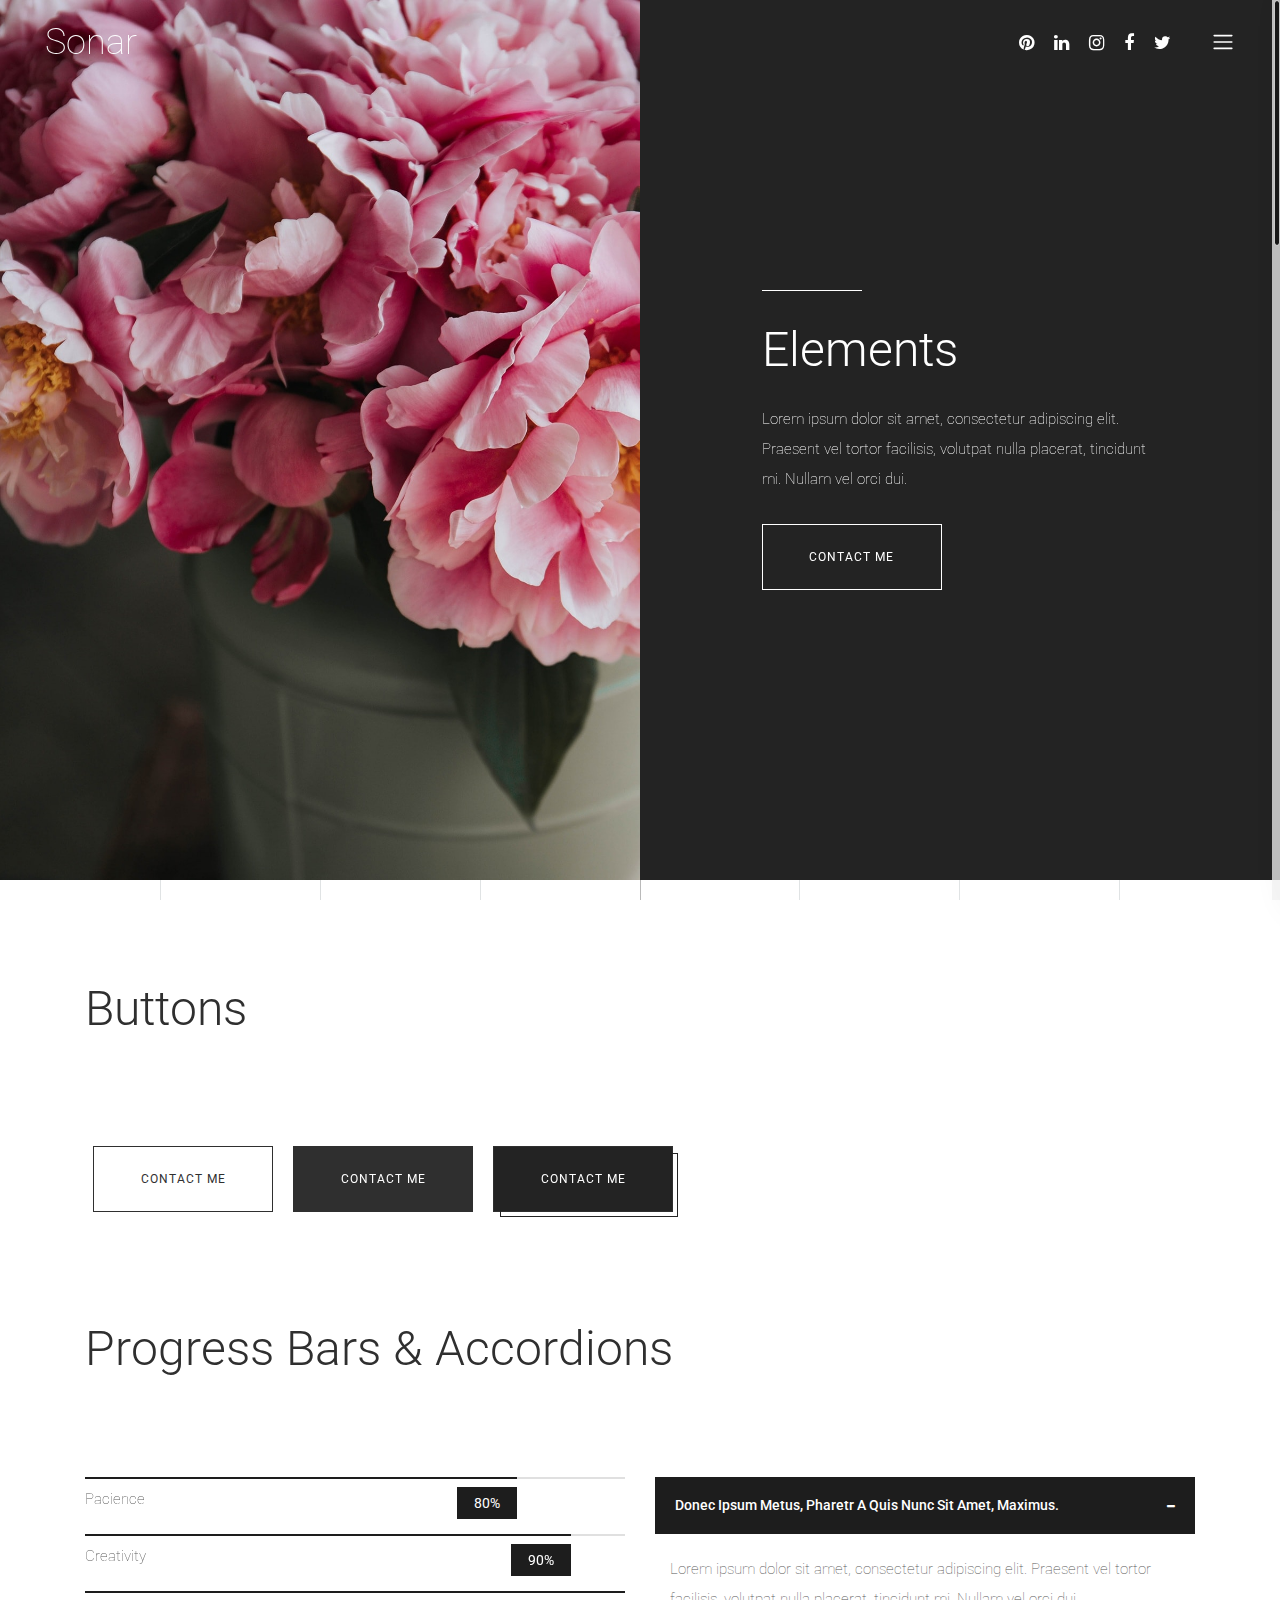
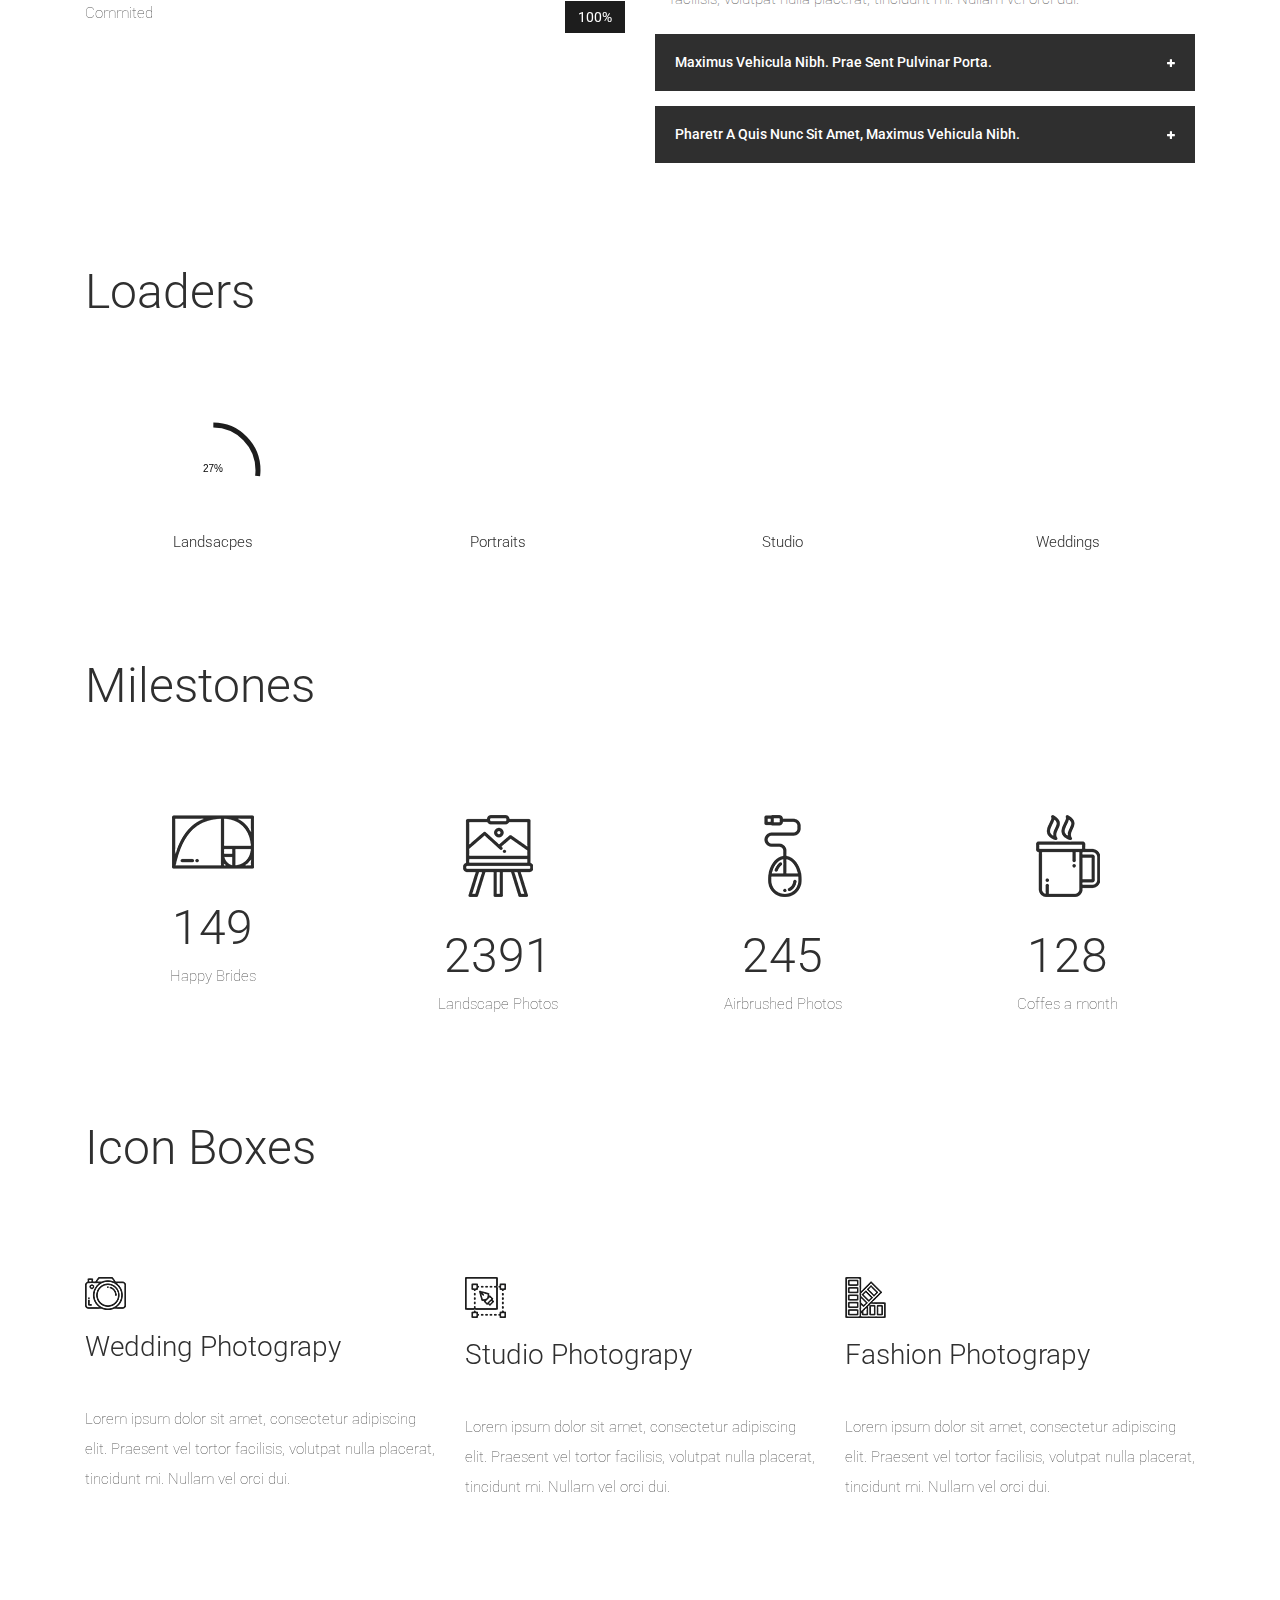
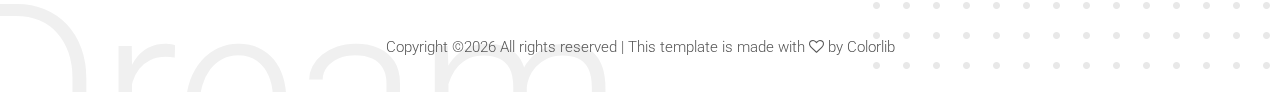
<file: sonar-master/elements.html>
<!DOCTYPE html>
<html lang="en">

<head>
    <meta charset="UTF-8">
    <meta name="description" content="">
    <meta http-equiv="X-UA-Compatible" content="IE=edge">
    <meta name="viewport" content="width=device-width, initial-scale=1, shrink-to-fit=no">
    <!-- The above 4 meta tags *must* come first in the head; any other head content must come *after* these tags -->

    <!-- Title  -->
    <title>Sonar - Photography Template</title>

    <!-- Favicon  -->
    <link rel="icon" href="img/core-img/favicon.ico">

    <!-- Style CSS -->
    <link rel="stylesheet" href="style.css">

</head>

<body>
    <!-- Preloader Start -->
    <div id="preloader">
        <div class="preload-content">
            <div id="sonar-load"></div>
        </div>
    </div>
    <!-- Preloader End -->

    <!-- Grids -->
    <div class="grids d-flex justify-content-between">
        <div class="grid1"></div>
        <div class="grid2"></div>
        <div class="grid3"></div>
        <div class="grid4"></div>
        <div class="grid5"></div>
        <div class="grid6"></div>
        <div class="grid7"></div>
        <div class="grid8"></div>
        <div class="grid9"></div>
    </div>

    <!-- ***** Main Menu Area Start ***** -->
    <div class="mainMenu d-flex align-items-center justify-content-between">
        <!-- Close Icon -->
        <div class="closeIcon">
            <i class="ti-close" aria-hidden="true"></i>
        </div>
        <!-- Logo Area -->
        <div class="logo-area">
            <a href="index.html">Sonar</a>
        </div>
        <!-- Nav -->
        <div class="sonarNav">
            <nav>
                <ul>
                    <li class="nav-item active">
                        <a class="nav-link" href="index.html">Home</a>
                    </li>
                    <li class="nav-item">
                        <a class="nav-link" href="about-me.html">About Me</a>
                    </li>
                    <li class="nav-item">
                        <a class="nav-link" href="services.html">Services</a>
                    </li>
                    <li class="nav-item">
                        <a class="nav-link" href="portfolio.html">Portfolio</a>
                    </li>
                    <li class="nav-item">
                        <a class="nav-link" href="blog.html">Blog</a>
                    </li>
                    <li class="nav-item">
                        <a class="nav-link" href="contact.html">Contact</a>
                    </li>
                    <li class="nav-item">
                        <a class="nav-link" href="elements.html">Elements</a>
                    </li>
                </ul>
            </nav>
        </div>
        <!-- Copwrite Text -->
        <div class="copywrite-text">
            <p><!-- Link back to Colorlib can't be removed. Template is licensed under CC BY 3.0. -->
Copyright &copy;<script>document.write(new Date().getFullYear());</script> All rights reserved | This template is made with <i class="fa fa-heart-o" aria-hidden="true"></i> by <a href="https://colorlib.com" target="_blank">Colorlib</a>
<!-- Link back to Colorlib can't be removed. Template is licensed under CC BY 3.0. -->
</p>
        </div>
    </div>
    <!-- ***** Main Menu Area End ***** -->

    <!-- ***** Header Area Start ***** -->
    <header class="header-area">
        <div class="container-fluid">
            <div class="row">
                <div class="col-12">
                    <div class="menu-area d-flex justify-content-between">
                        <!-- Logo Area  -->
                        <div class="logo-area">
                            <a href="index.html">Sonar</a>
                        </div>

                        <div class="menu-content-area d-flex align-items-center">
                            <!-- Header Social Area -->
                            <div class="header-social-area d-flex align-items-center">
                                <a href="#" data-toggle="tooltip" data-placement="bottom" title="Pinterest"><i class="fa fa-pinterest" aria-hidden="true"></i></a>
                                <a href="#" data-toggle="tooltip" data-placement="bottom" title="Linkedin"><i class="fa fa-linkedin" aria-hidden="true"></i></a>
                                <a href="#" data-toggle="tooltip" data-placement="bottom" title="Instagram"><i class="fa fa-instagram" aria-hidden="true"></i></a>
                                <a href="#" data-toggle="tooltip" data-placement="bottom" title="Facebook"><i class="fa fa-facebook" aria-hidden="true"></i></a>
                                <a href="#" data-toggle="tooltip" data-placement="bottom" title="Twitter"><i class="fa fa-twitter" aria-hidden="true"></i></a>
                            </div>
                            <!-- Menu Icon -->
                            <span class="navbar-toggler-icon" id="menuIcon"></span>
                        </div>
                    </div>
                </div>
            </div>
        </div>
    </header>
    <!-- ***** Header Area End ***** -->

    <!-- ***** Hero Area Start ***** -->
    <div class="hero-area d-flex align-items-center">
        <!-- Hero Thumbnail -->
        <div class="hero-thumbnail equalize bg-img" style="background-image: url(img/bg-img/elements.jpg);"></div>
        
        <!-- Hero Content -->
        <div class="hero-content equalize">
            <div class="container-fluid h-100">
                <div class="row h-100 align-items-center justify-content-center">
                    <div class="col-12 col-md-8">
                        <div class="line"></div>
                        <h2>Elements</h2>
                        <p>Lorem ipsum dolor sit amet, consectetur adipiscing elit. Praesent vel tortor facilisis, volutpat nulla placerat, tincidunt mi. Nullam vel orci dui.</p>
                        <a href="#" class="btn sonar-btn white-btn">contact me</a>
                    </div>
                </div>
            </div>
        </div>
    </div>
    <!-- ***** Hero Area End ***** -->

    <!-- ***** Elements Area Start ***** -->
    <section class="elements-area section-padding-100-0">
        <div class="container">

            <!-- ***** Buttons ***** -->
            <div class="row mb-100">
                <div class="col-12">
                    <div class="elements-title">
                        <h2>Buttons</h2>
                    </div>
                    <!-- Button -->
                    <div class="sonar-buttons-area">
                        <a href="#" class="btn sonar-btn m-2">Contact Me</a>
                        <a href="#" class="btn sonar-btn btn-2 m-2">Contact Me</a>
                        <a href="#" class="btn sonar-btn btn-3 m-2">Contact Me</a>
                    </div>
                </div>
            </div>


            <!-- ***** Progress Bars & Accordions ***** -->
            <div class="row">
                <div class="col-12">
                    <div class="elements-title">
                        <h2>Progress Bars &amp; Accordions</h2>
                    </div>

                    <div class="row">
                        <div class="col-12 col-md-6">
                            <!-- Progress Bar Content Area -->
                            <div class="services-progress-bar mb-100">
                                <!-- Single Progress Bar -->
                                <div class="single_progress_bar">
                                    <div id="bar1" class="barfiller">
                                        <div class="tipWrap">
                                            <span class="tip"></span>
                                        </div>
                                        <span class="fill" data-percentage="80"></span>
                                    </div>
                                    <p>Pacience</p>
                                </div>
                                <!-- Single Progress Bar -->
                                <div class="single_progress_bar">
                                    <div id="bar2" class="barfiller">
                                        <div class="tipWrap">
                                            <span class="tip"></span>
                                        </div>
                                        <span class="fill" data-percentage="90"></span>
                                    </div>
                                    <p>Creativity</p>
                                </div>
                                <!-- Single Progress Bar -->
                                <div class="single_progress_bar">
                                    <div id="bar3" class="barfiller">
                                        <div class="tipWrap">
                                            <span class="tip"></span>
                                        </div>
                                        <span class="fill" data-percentage="100"></span>
                                    </div>
                                    <p>Commited</p>
                                </div>
                            </div>
                        </div>

                        <div class="col-12 col-md-6">
                            <div class="accordions mb-100" id="accordion" role="tablist" aria-multiselectable="true">
                                <!-- single accordian area -->
                                <div class="panel single-accordion">
                                    <h6><a role="button" class="" aria-expanded="true" aria-controls="collapseOne" data-toggle="collapse" data-parent="#accordion" href="#collapseOne">Donec ipsum metus, pharetr a quis nunc sit amet, maximus.
                                    <span class="accor-open"><i class="fa fa-plus" aria-hidden="true"></i></span>
                                    <span class="accor-close"><i class="fa fa-minus" aria-hidden="true"></i></span>
                                    </a></h6>
                                    <div id="collapseOne" class="accordion-content collapse show">
                                        <p>Lorem ipsum dolor sit amet, consectetur adipiscing elit. Praesent vel tortor facilisis, volutpat nulla placerat, tincidunt mi. Nullam vel orci dui.</p>
                                    </div>
                                </div>
                                <!-- single accordian area -->
                                <div class="panel single-accordion">
                                    <h6>
                                        <a role="button" class="collapsed" aria-expanded="true" aria-controls="collapseTwo" data-parent="#accordion" data-toggle="collapse" href="#collapseTwo">Maximus vehicula nibh. Prae sent pulvinar porta.
                                        <span class="accor-open"><i class="fa fa-plus" aria-hidden="true"></i></span>
                                        <span class="accor-close"><i class="fa fa-minus" aria-hidden="true"></i></span>
                                        </a>
                                    </h6>
                                    <div id="collapseTwo" class="accordion-content collapse">
                                        <p>Lorem ipsum dolor sit amet, consectetur adipiscing elit. Praesent vel tortor facilisis, volutpat nulla placerat, tincidunt mi. Nullam vel orci dui.</p>
                                    </div>
                                </div>
                                <!-- single accordian area -->
                                <div class="panel single-accordion">
                                    <h6>
                                        <a role="button" aria-expanded="true" aria-controls="collapseThree" class="collapsed" data-parent="#accordion" data-toggle="collapse" href="#collapseThree">Pharetr a quis nunc sit amet, maximus vehicula nibh.
                                        <span class="accor-open"><i class="fa fa-plus" aria-hidden="true"></i></span>
                                        <span class="accor-close"><i class="fa fa-minus" aria-hidden="true"></i></span>
                                    </a>
                                    </h6>
                                    <div id="collapseThree" class="accordion-content collapse">
                                        <p>Lorem ipsum dolor sit amet, consectetur adipiscing elit. Praesent vel tortor facilisis, volutpat nulla placerat, tincidunt mi. Nullam vel orci dui.</p>
                                    </div>
                                </div>
                            </div>
                        </div>
                    </div>
                </div>
            </div>

            <!-- ***** Loaders ***** -->
            <div class="row">
                <div class="col-12">
                    <div class="elements-title">
                        <h2>Loaders</h2>
                    </div>

                    <div class="our-skills-area text-center">
                        <div class="row">
                            <div class="col-12 col-sm-6 col-md-3">
                                <div class="single-pie-bar mb-100" data-percent="90">
                                    <canvas class="bar-circle" width="100" height="100"></canvas>
                                    <p>Landsacpes</p>
                                </div>
                            </div>
                            <div class="col-12 col-sm-6 col-md-3">
                                <div class="single-pie-bar mb-100" data-percent="65">
                                    <canvas class="bar-circle" width="100" height="100"></canvas>
                                    <p>Portraits</p>
                                </div>
                            </div>
                            <div class="col-12 col-sm-6 col-md-3">
                                <div class="single-pie-bar mb-100" data-percent="25">
                                    <canvas class="bar-circle" width="100" height="100"></canvas>
                                    <p>Studio</p>
                                </div>
                            </div>
                            <div class="col-12 col-sm-6 col-md-3">
                                <div class="single-pie-bar mb-100" data-percent="69">
                                    <canvas class="bar-circle" width="100" height="100"></canvas>
                                    <p>Weddings</p>
                                </div>
                            </div>
                        </div>
                    </div>

                </div>
            </div>

            <!-- ***** Milestones ***** -->
            <div class="row">
                <div class="col-12">
                    <div class="elements-title">
                        <h2>Milestones</h2>
                    </div>
                </div>

                <!-- Single Cool Fact-->
                <div class="col-12 col-sm-6 col-lg-3">
                    <div class="single-cool-fact-area text-center mb-100">
                        <img src="img/core-img/golden-ratio.png" alt="">
                        <h2><span class="counter">149</span></h2>
                        <p>Happy Brides</p>
                    </div>
                </div>
                <!-- Single Cool Fact-->
                <div class="col-12 col-sm-6 col-lg-3">
                    <div class="single-cool-fact-area text-center mb-100">
                        <img src="img/core-img/canvas.png" alt="">
                        <h2><span class="counter">2391</span></h2>
                        <p>Landscape Photos</p>
                    </div>
                </div>
                <!-- Single Cool Fact-->
                <div class="col-12 col-sm-6 col-lg-3">
                    <div class="single-cool-fact-area text-center mb-100">
                        <img src="img/core-img/mouse.png" alt="">
                        <h2><span class="counter">245</span></h2>
                        <p>Airbrushed Photos</p>
                    </div>
                </div>
                <!-- Single Cool Fact-->
                <div class="col-12 col-sm-6 col-lg-3">
                    <div class="single-cool-fact-area text-center mb-100">
                        <img src="img/core-img/coffee.png" alt="">
                        <h2><span class="counter">128</span></h2>
                        <p>Coffes a month</p>
                    </div>
                </div>
            </div>

            <!-- ***** Icon Boxes ***** -->
            <div class="row mb-50">
                <div class="col-12">
                    <div class="elements-title">
                        <h2>Icon boxes</h2>
                    </div>
                </div>

                <!-- Single Services Area -->
                <div class="col-12 col-md-4">
                    <div class="single-services-area">
                        <img src="img/core-img/camera.png" alt="">
                        <h4>Wedding Photograpy</h4>
                        <p>Lorem ipsum dolor sit amet, consectetur adipiscing elit. Praesent vel tortor facilisis, volutpat nulla placerat, tincidunt mi. Nullam vel orci dui.</p>
                    </div>
                </div>
                <!-- Single Services Area -->
                <div class="col-12 col-md-4">
                    <div class="single-services-area">
                        <img src="img/core-img/vector.png" alt="">
                        <h4>Studio Photograpy</h4>
                        <p>Lorem ipsum dolor sit amet, consectetur adipiscing elit. Praesent vel tortor facilisis, volutpat nulla placerat, tincidunt mi. Nullam vel orci dui.</p>
                    </div>
                </div>
                <!-- Single Services Area -->
                <div class="col-12 col-md-4">
                    <div class="single-services-area">
                        <img src="img/core-img/pantone.png" alt="">
                        <h4>Fashion Photograpy</h4>
                        <p>Lorem ipsum dolor sit amet, consectetur adipiscing elit. Praesent vel tortor facilisis, volutpat nulla placerat, tincidunt mi. Nullam vel orci dui.</p>
                    </div>
                </div>
            </div>

        </div>
    </section>
    <!-- ***** Elements Area End ***** -->

    <!-- ***** Footer Area Start ***** -->
    <footer class="footer-area">
        <!-- back end content -->
        <div class="backEnd-content">
            <img class="dots" src="img/core-img/dots.png" alt="">
            <h2>Dream</h2>
        </div>

        <div class="container">
            <div class="row">
                <div class="col-12">
                    <!-- Copywrite Text -->
                    <div class="copywrite-text">
                        <p><!-- Link back to Colorlib can't be removed. Template is licensed under CC BY 3.0. -->
Copyright &copy;<script>document.write(new Date().getFullYear());</script> All rights reserved | This template is made with <i class="fa fa-heart-o" aria-hidden="true"></i> by <a href="https://colorlib.com" target="_blank">Colorlib</a>
<!-- Link back to Colorlib can't be removed. Template is licensed under CC BY 3.0. -->
</p>
                    </div>
                </div>
            </div>
        </div>
    </footer>
    <!-- ***** Footer Area End ***** -->

    <!-- jQuery (Necessary for All JavaScript Plugins) -->
    <script src="js/jquery/jquery-2.2.4.min.js"></script>
    <!-- Popper js -->
    <script src="js/popper.min.js"></script>
    <!-- Bootstrap js -->
    <script src="js/bootstrap.min.js"></script>
    <!-- Plugins js -->
    <script src="js/plugins.js"></script>
    <!-- Active js -->
    <script src="js/active.js"></script>

</body>

</html>
</file>
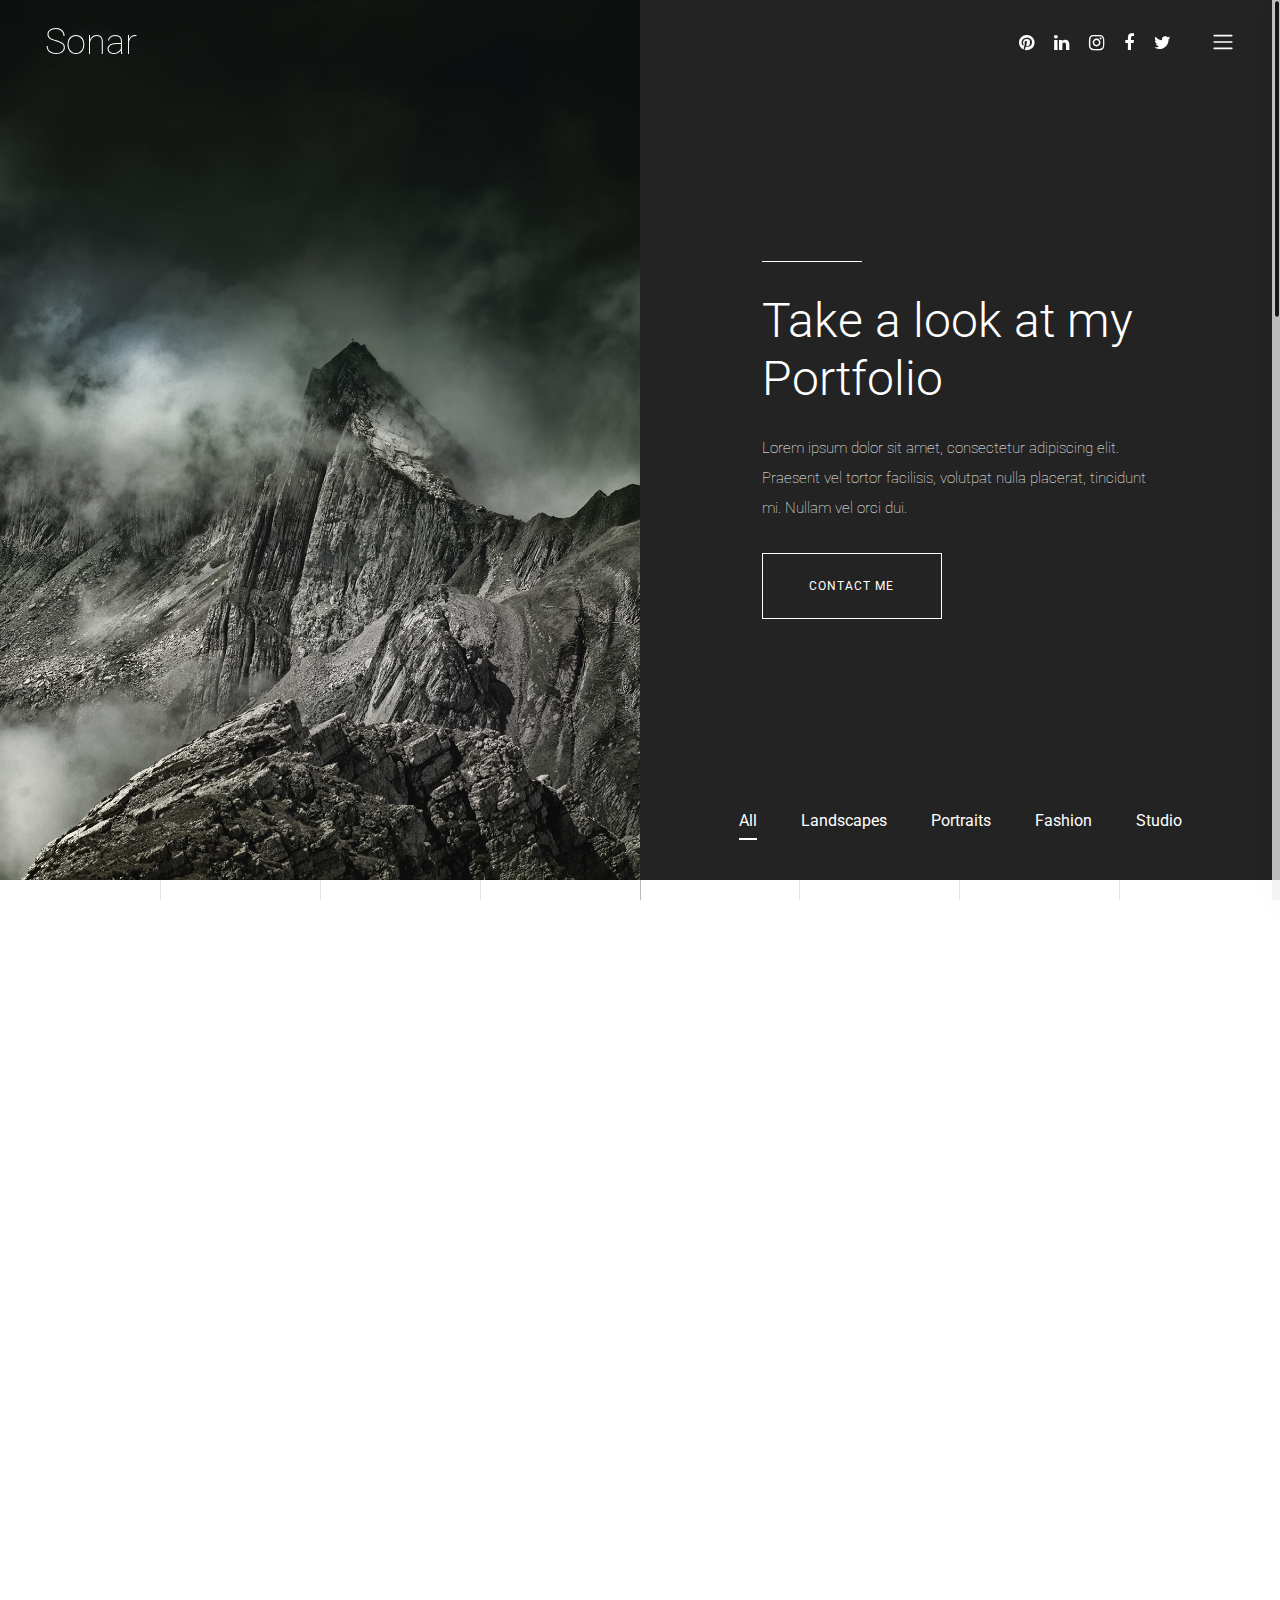
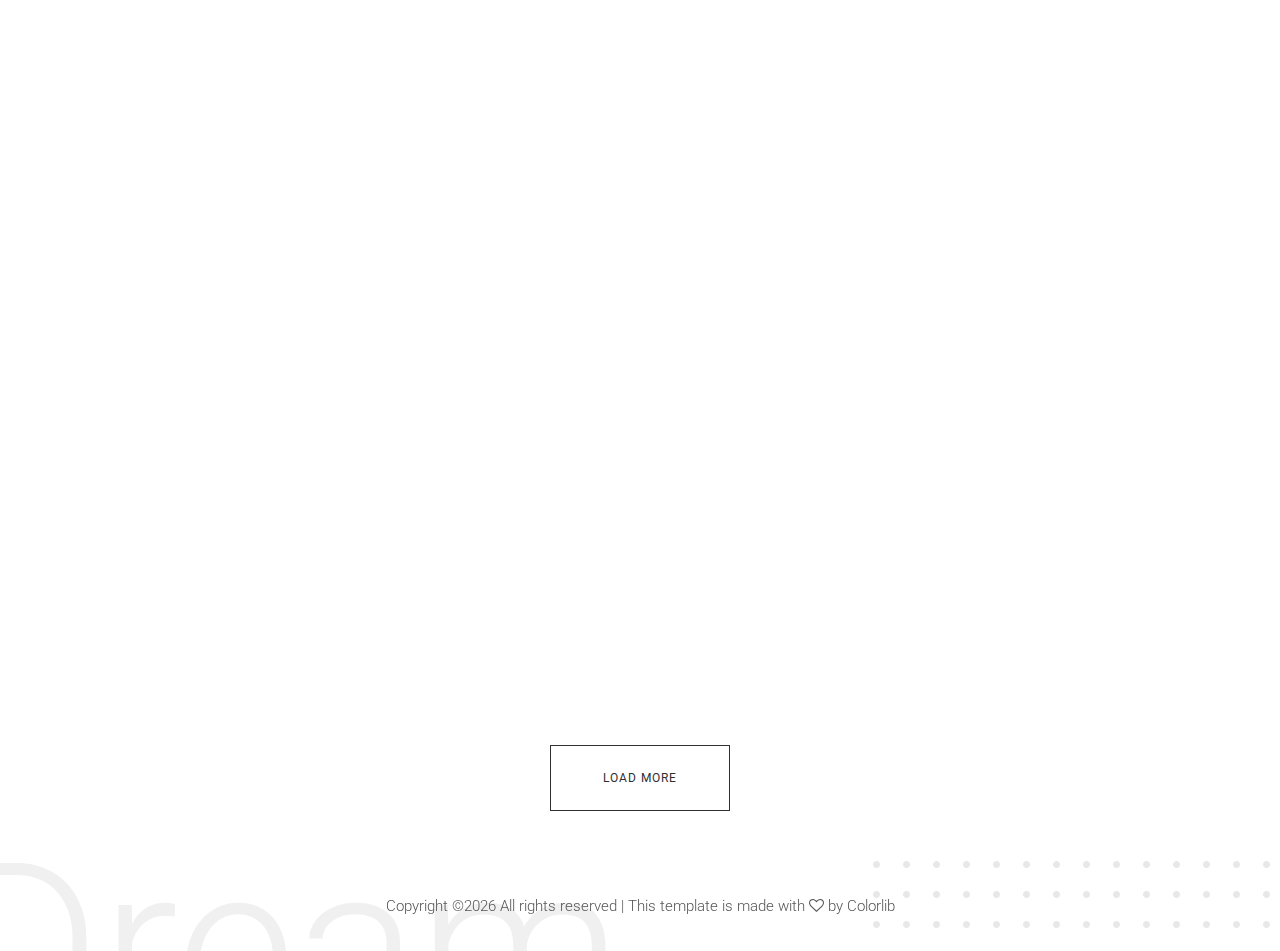
<file: sonar-master/portfolio.html>
<!DOCTYPE html>
<html lang="en">

<head>
    <meta charset="UTF-8">
    <meta name="description" content="">
    <meta http-equiv="X-UA-Compatible" content="IE=edge">
    <meta name="viewport" content="width=device-width, initial-scale=1, shrink-to-fit=no">
    <!-- The above 4 meta tags *must* come first in the head; any other head content must come *after* these tags -->

    <!-- Title  -->
    <title>Sonar - Photography Template</title>

    <!-- Favicon  -->
    <link rel="icon" href="img/core-img/favicon.ico">

    <!-- Style CSS -->
    <link rel="stylesheet" href="style.css">

</head>

<body>
    <!-- Preloader Start -->
    <div id="preloader">
        <div class="preload-content">
            <div id="sonar-load"></div>
        </div>
    </div>
    <!-- Preloader End -->

    <!-- Grids -->
    <div class="grids d-flex justify-content-between">
        <div class="grid1"></div>
        <div class="grid2"></div>
        <div class="grid3"></div>
        <div class="grid4"></div>
        <div class="grid5"></div>
        <div class="grid6"></div>
        <div class="grid7"></div>
        <div class="grid8"></div>
        <div class="grid9"></div>
    </div>

    <!-- ***** Main Menu Area Start ***** -->
    <div class="mainMenu d-flex align-items-center justify-content-between">
        <!-- Close Icon -->
        <div class="closeIcon">
            <i class="ti-close" aria-hidden="true"></i>
        </div>
        <!-- Logo Area -->
        <div class="logo-area">
            <a href="index.html">Sonar</a>
        </div>
        <!-- Nav -->
        <div class="sonarNav">
            <nav>
                <ul>
                    <li class="nav-item active">
                        <a class="nav-link" href="index.html">Home</a>
                    </li>
                    <li class="nav-item">
                        <a class="nav-link" href="about-me.html">About Me</a>
                    </li>
                    <li class="nav-item">
                        <a class="nav-link" href="services.html">Services</a>
                    </li>
                    <li class="nav-item">
                        <a class="nav-link" href="portfolio.html">Portfolio</a>
                    </li>
                    <li class="nav-item">
                        <a class="nav-link" href="blog.html">Blog</a>
                    </li>
                    <li class="nav-item">
                        <a class="nav-link" href="contact.html">Contact</a>
                    </li>
                    <li class="nav-item">
                        <a class="nav-link" href="elements.html">Elements</a>
                    </li>
                </ul>
            </nav>
        </div>
        <!-- Copwrite Text -->
        <div class="copywrite-text">
            <p><!-- Link back to Colorlib can't be removed. Template is licensed under CC BY 3.0. -->
Copyright &copy;<script>document.write(new Date().getFullYear());</script> All rights reserved | This template is made with <i class="fa fa-heart-o" aria-hidden="true"></i> by <a href="https://colorlib.com" target="_blank">Colorlib</a>
<!-- Link back to Colorlib can't be removed. Template is licensed under CC BY 3.0. -->
</p>
        </div>
    </div>
    <!-- ***** Main Menu Area End ***** -->

    <!-- ***** Header Area Start ***** -->
    <header class="header-area">
        <div class="container-fluid">
            <div class="row">
                <div class="col-12">
                    <div class="menu-area d-flex justify-content-between">
                        <!-- Logo Area  -->
                        <div class="logo-area">
                            <a href="index.html">Sonar</a>
                        </div>

                        <div class="menu-content-area d-flex align-items-center">
                            <!-- Header Social Area -->
                            <div class="header-social-area d-flex align-items-center">
                                <a href="#" data-toggle="tooltip" data-placement="bottom" title="Pinterest"><i class="fa fa-pinterest" aria-hidden="true"></i></a>
                                <a href="#" data-toggle="tooltip" data-placement="bottom" title="Linkedin"><i class="fa fa-linkedin" aria-hidden="true"></i></a>
                                <a href="#" data-toggle="tooltip" data-placement="bottom" title="Instagram"><i class="fa fa-instagram" aria-hidden="true"></i></a>
                                <a href="#" data-toggle="tooltip" data-placement="bottom" title="Facebook"><i class="fa fa-facebook" aria-hidden="true"></i></a>
                                <a href="#" data-toggle="tooltip" data-placement="bottom" title="Twitter"><i class="fa fa-twitter" aria-hidden="true"></i></a>
                            </div>
                            <!-- Menu Icon -->
                            <span class="navbar-toggler-icon" id="menuIcon"></span>
                        </div>
                    </div>
                </div>
            </div>
        </div>
    </header>
    <!-- ***** Header Area End ***** -->

    <!-- ***** Hero Area Start ***** -->
    <div class="hero-area d-flex align-items-center">
        <!-- Hero Thumbnail -->
        <div class="hero-thumbnail equalize bg-img" style="background-image: url(img/bg-img/portfolio.jpg);"></div>
        
        <!-- Hero Content -->
        <div class="hero-content equalize">
            <div class="container-fluid h-100">
                <div class="row h-100 align-items-center justify-content-center">
                    <div class="col-12 col-md-8">
                        <div class="line"></div>
                        <h2>Take a look at my Portfolio</h2>
                        <p>Lorem ipsum dolor sit amet, consectetur adipiscing elit. Praesent vel tortor facilisis, volutpat nulla placerat, tincidunt mi. Nullam vel orci dui.</p>
                        <a href="#" class="btn sonar-btn white-btn">contact me</a>
                    </div>
                </div>
            </div>
        </div>

        <!-- Portfolio Menu -->
        <div class="sonar-portfolio-menu">
            <div class="text-center portfolio-menu">
                <button class="btn active" data-filter="*">All</button>
                <button class="btn" data-filter=".landscapes">Landscapes</button>
                <button class="btn" data-filter=".portraits">Portraits</button>
                <button class="btn" data-filter=".fashion">Fashion</button>
                <button class="btn" data-filter=".studio">Studio</button>
            </div>
        </div>
    </div>
    <!-- ***** Hero Area End ***** -->

    <!-- ****** Gallery Area Start ****** -->
    <section class="sonar-projects-area" id="projects">
        <div class="container-fluid">
            <div class="row sonar-portfolio">

                <!-- Single gallery Item -->
                <div class="col-12 col-sm-6 col-lg-3 single_gallery_item landscapes studio wow fadeInUpBig" data-wow-delay="300ms">
                    <a class="gallery-img" href="img/portfolio-img/1.jpg"><img src="img/portfolio-img/1.jpg" alt=""></a>
                    <!-- Gallery Content -->
                    <div class="gallery-content">
                        <h4>Mountains in the mist</h4>
                        <p>Landscapes</p>
                    </div>
                </div>

                <!-- Single gallery Item -->
                <div class="col-12 col-sm-6 col-lg-3 single_gallery_item portraits fashion wow fadeInUpBig" data-wow-delay="500ms">
                    <a class="gallery-img" href="img/portfolio-img/2.jpg"><img src="img/portfolio-img/2.jpg" alt=""></a>
                    <!-- Gallery Content -->
                    <div class="gallery-content">
                        <h4>A beautifull encounter</h4>
                        <p>Portrait</p>
                    </div>
                </div>

                <!-- Single gallery Item -->
                <div class="col-12 col-sm-6 col-lg-3 single_gallery_item landscapes studio wow fadeInUpBig" data-wow-delay="700ms">
                    <a class="gallery-img" href="img/portfolio-img/3.jpg"><img src="img/portfolio-img/3.jpg" alt=""></a>
                    <!-- Gallery Content -->
                    <div class="gallery-content">
                        <h4>Mountains in the mist</h4>
                        <p>Landscapes</p>
                    </div>
                </div>

                <!-- Single gallery Item -->
                <div class="col-12 col-sm-6 col-lg-3 single_gallery_item portraits studio wow fadeInUpBig" data-wow-delay="900ms">
                    <a class="gallery-img" href="img/portfolio-img/4.jpg"><img src="img/portfolio-img/4.jpg" alt=""></a>
                    <!-- Gallery Content -->
                    <div class="gallery-content">
                        <h4>A beautifull encounter</h4>
                        <p>Portrait</p>
                    </div>
                </div>

                <!-- Single gallery Item -->
                <div class="col-12 col-sm-6 col-lg-3 single_gallery_item landscapes fashion wow fadeInUpBig" data-wow-delay="300ms">
                    <a class="gallery-img" href="img/portfolio-img/5.jpg"><img src="img/portfolio-img/5.jpg" alt=""></a>
                    <!-- Gallery Content -->
                    <div class="gallery-content">
                        <h4>Mountains in the mist</h4>
                        <p>Landscapes</p>
                    </div>
                </div>

                <!-- Single gallery Item -->
                <div class="col-12 col-sm-6 col-lg-3 single_gallery_item portraits fashion wow fadeInUpBig" data-wow-delay="500ms">
                    <a class="gallery-img" href="img/portfolio-img/6.jpg"><img src="img/portfolio-img/6.jpg" alt=""></a>
                    <!-- Gallery Content -->
                    <div class="gallery-content">
                        <h4>A beautifull encounter</h4>
                        <p>Portrait</p>
                    </div>
                </div>

                <!-- Single gallery Item -->
                <div class="col-12 col-sm-6 col-lg-3 single_gallery_item landscapes fashion wow fadeInUpBig" data-wow-delay="700ms">
                    <a class="gallery-img" href="img/portfolio-img/7.jpg"><img src="img/portfolio-img/7.jpg" alt=""></a>
                    <!-- Gallery Content -->
                    <div class="gallery-content">
                        <h4>Mountains in the mist</h4>
                        <p>Landscapes</p>
                    </div>
                </div>

                <!-- Single gallery Item -->
                <div class="col-12 col-sm-6 col-lg-3 single_gallery_item portraits studio wow fadeInUpBig" data-wow-delay="900ms">
                    <a class="gallery-img" href="img/portfolio-img/8.jpg"><img src="img/portfolio-img/8.jpg" alt=""></a>
                    <!-- Gallery Content -->
                    <div class="gallery-content">
                        <h4>A beautifull encounter</h4>
                        <p>Portrait</p>
                    </div>
                </div>

                <!-- Single gallery Item -->
                <div class="col-12 col-sm-6 col-lg-3 single_gallery_item landscapes studio wow fadeInUpBig" data-wow-delay="300ms">
                    <a class="gallery-img" href="img/portfolio-img/9.jpg"><img src="img/portfolio-img/9.jpg" alt=""></a>
                    <!-- Gallery Content -->
                    <div class="gallery-content">
                        <h4>Mountains in the mist</h4>
                        <p>Landscapes</p>
                    </div>
                </div>

                <!-- Single gallery Item -->
                <div class="col-12 col-sm-6 col-lg-3 single_gallery_item portraits wow fadeInUpBig" data-wow-delay="500ms">
                    <a class="gallery-img" href="img/portfolio-img/10.jpg"><img src="img/portfolio-img/10.jpg" alt=""></a>
                    <!-- Gallery Content -->
                    <div class="gallery-content">
                        <h4>A beautifull encounter</h4>
                        <p>Portrait</p>
                    </div>
                </div>

                <!-- Single gallery Item -->
                <div class="col-12 col-sm-6 col-lg-3 single_gallery_item landscapes wow fadeInUpBig" data-wow-delay="700ms">
                    <a class="gallery-img" href="img/portfolio-img/11.jpg"><img src="img/portfolio-img/11.jpg" alt=""></a>
                    <!-- Gallery Content -->
                    <div class="gallery-content">
                        <h4>Mountains in the mist</h4>
                        <p>Landscapes</p>
                    </div>
                </div>

                <!-- Single gallery Item -->
                <div class="col-12 col-sm-6 col-lg-3 single_gallery_item portraits wow fadeInUpBig" data-wow-delay="900ms">
                    <a class="gallery-img" href="img/portfolio-img/12.jpg"><img src="img/portfolio-img/12.jpg" alt=""></a>
                    <!-- Gallery Content -->
                    <div class="gallery-content">
                        <h4>A beautifull encounter</h4>
                        <p>Portrait</p>
                    </div>
                </div>
            </div>

            <div class="row">
                <div class="col-12 text-center">
                    <a href="#" class="btn sonar-btn">Load More</a>
                </div>
            </div>
        </div>
    </section>
    <!-- ****** Gallery Area End ****** -->

    <!-- ***** Footer Area Start ***** -->
    <footer class="footer-area">
        <!-- back end content -->
        <div class="backEnd-content">
            <img class="dots" src="img/core-img/dots.png" alt="">
            <h2>Dream</h2>
        </div>
        
        <div class="container">
            <div class="row">
                <div class="col-12">
                    <!-- Copywrite Text -->
                    <div class="copywrite-text">
                        <p><!-- Link back to Colorlib can't be removed. Template is licensed under CC BY 3.0. -->
Copyright &copy;<script>document.write(new Date().getFullYear());</script> All rights reserved | This template is made with <i class="fa fa-heart-o" aria-hidden="true"></i> by <a href="https://colorlib.com" target="_blank">Colorlib</a>
<!-- Link back to Colorlib can't be removed. Template is licensed under CC BY 3.0. -->
</p>
                    </div>
                </div>
            </div>
        </div>
    </footer>
    <!-- ***** Footer Area End ***** -->

    <!-- jQuery (Necessary for All JavaScript Plugins) -->
    <script src="js/jquery/jquery-2.2.4.min.js"></script>
    <!-- Popper js -->
    <script src="js/popper.min.js"></script>
    <!-- Bootstrap js -->
    <script src="js/bootstrap.min.js"></script>
    <!-- Plugins js -->
    <script src="js/plugins.js"></script>
    <!-- Active js -->
    <script src="js/active.js"></script>

</body>

</html>
</file>
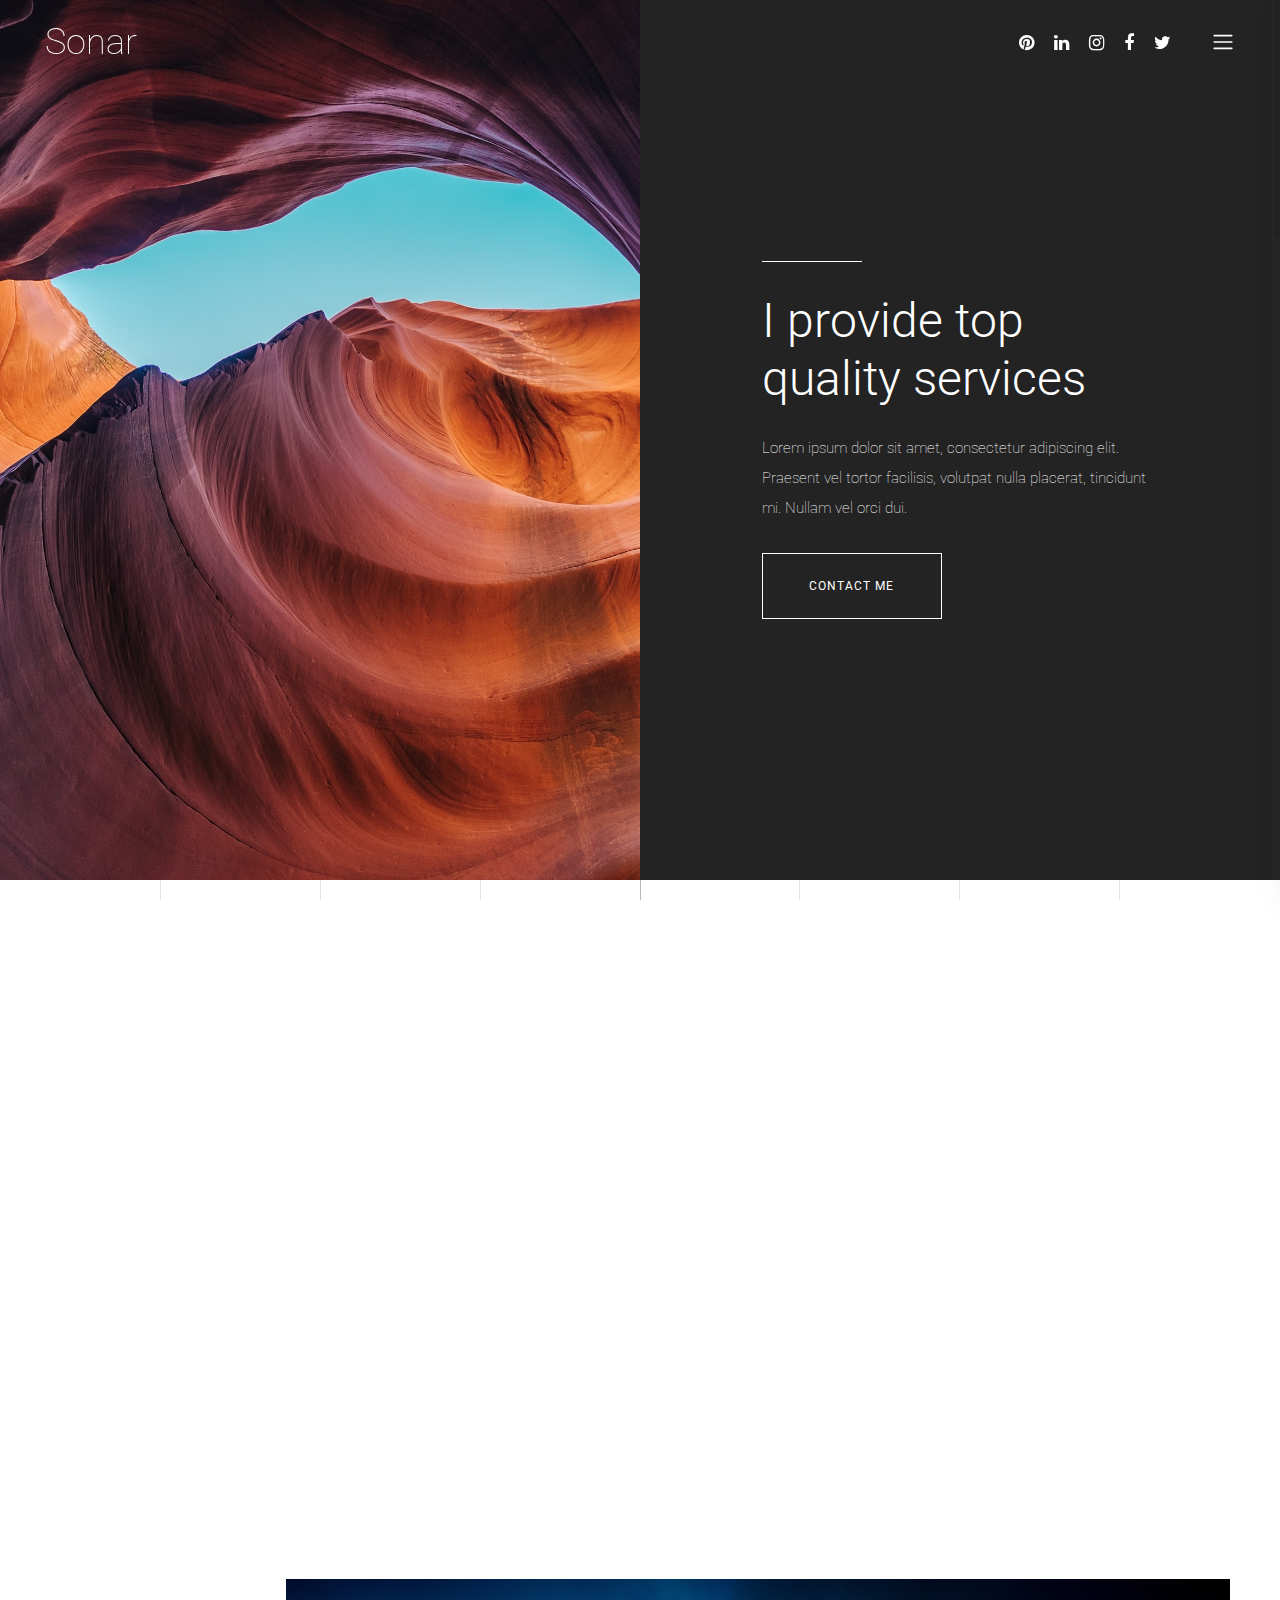
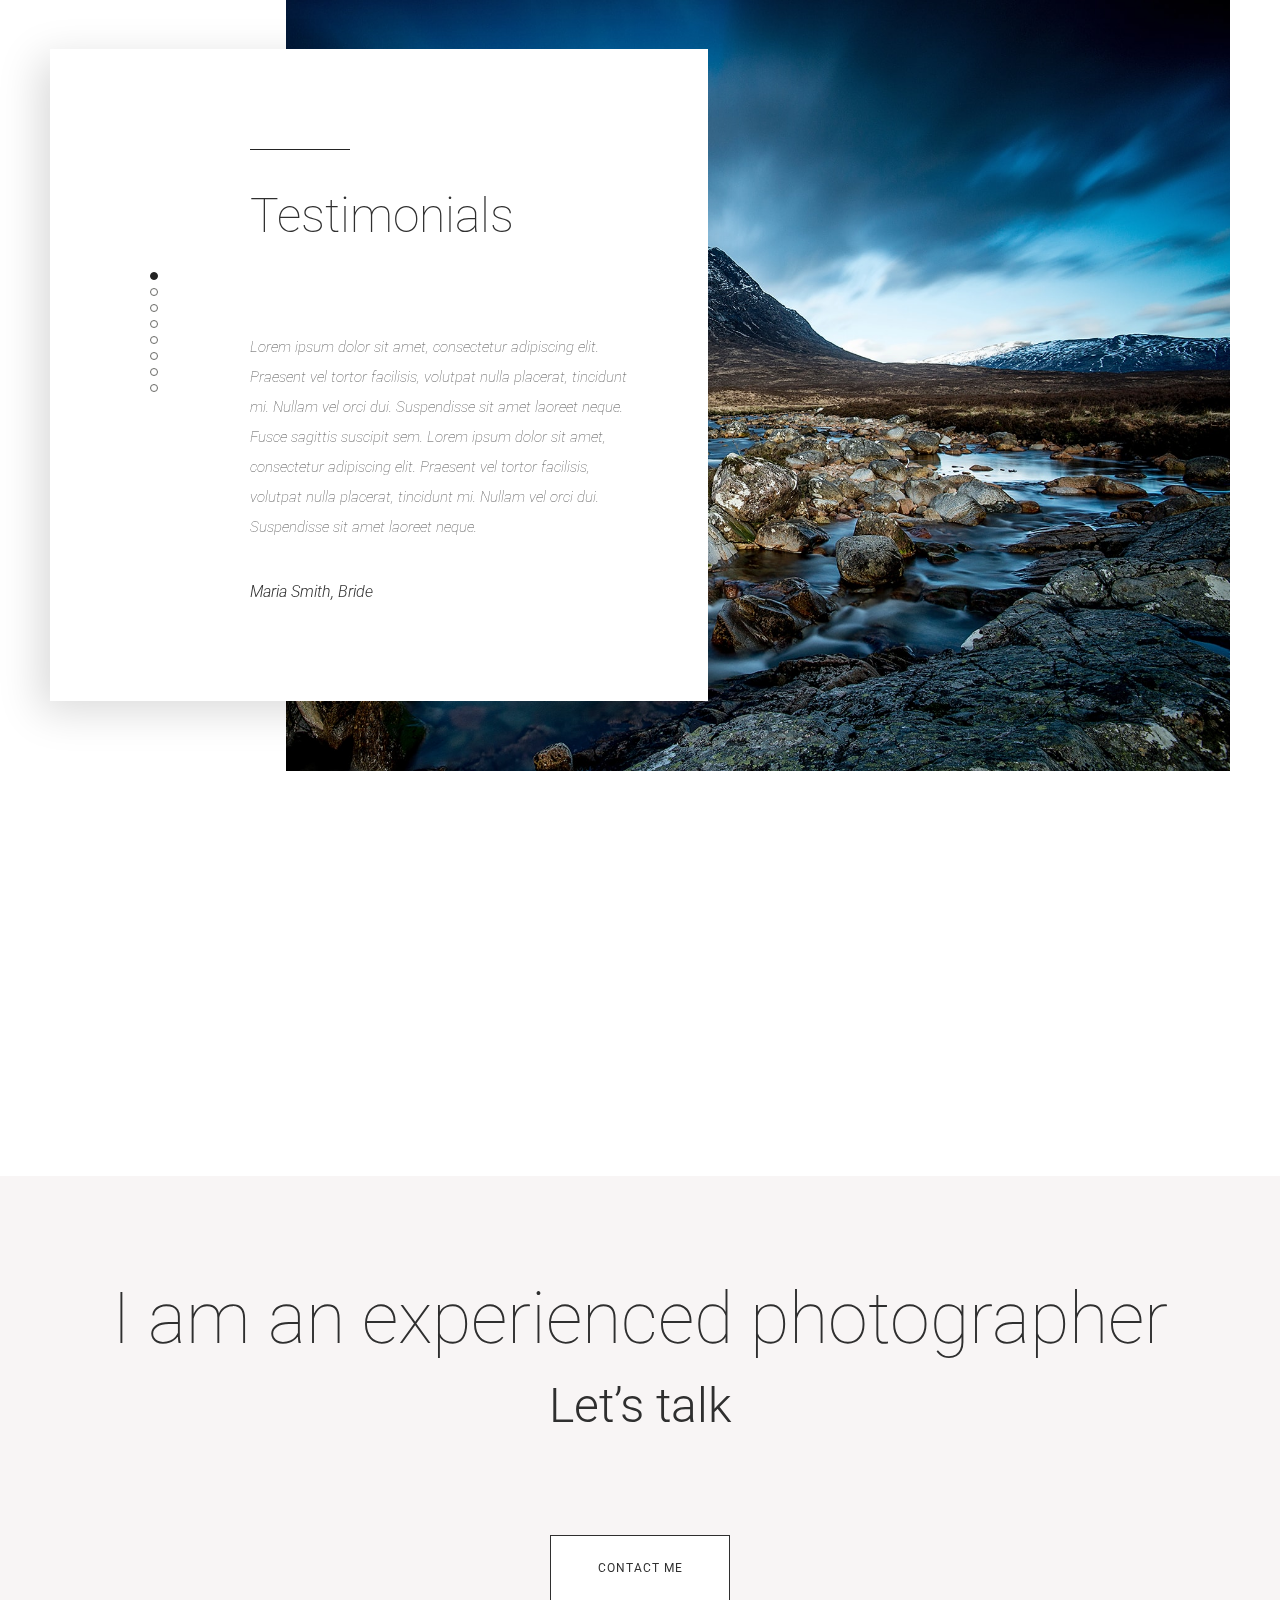
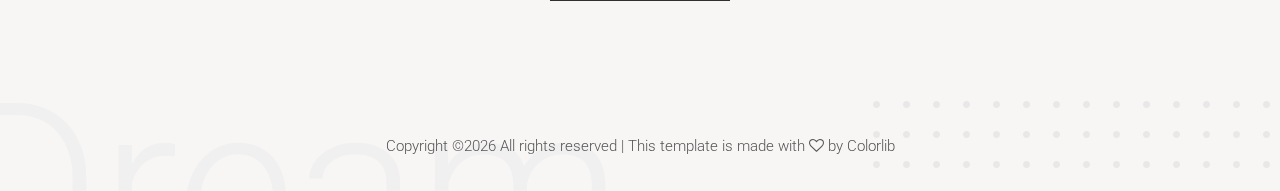
<file: sonar-master/services.html>
<!DOCTYPE html>
<html lang="en">

<head>
    <meta charset="UTF-8">
    <meta name="description" content="">
    <meta http-equiv="X-UA-Compatible" content="IE=edge">
    <meta name="viewport" content="width=device-width, initial-scale=1, shrink-to-fit=no">
    <!-- The above 4 meta tags *must* come first in the head; any other head content must come *after* these tags -->

    <!-- Title  -->
    <title>Sonar - Photography Template</title>

    <!-- Favicon  -->
    <link rel="icon" href="img/core-img/favicon.ico">

    <!-- Style CSS -->
    <link rel="stylesheet" href="style.css">

</head>

<body>
    <!-- Preloader Start -->
    <div id="preloader">
        <div class="preload-content">
            <div id="sonar-load"></div>
        </div>
    </div>
    <!-- Preloader End -->

    <!-- Grids -->
    <div class="grids d-flex justify-content-between">
        <div class="grid1"></div>
        <div class="grid2"></div>
        <div class="grid3"></div>
        <div class="grid4"></div>
        <div class="grid5"></div>
        <div class="grid6"></div>
        <div class="grid7"></div>
        <div class="grid8"></div>
        <div class="grid9"></div>
    </div>

    <!-- ***** Main Menu Area Start ***** -->
    <div class="mainMenu d-flex align-items-center justify-content-between">
        <!-- Close Icon -->
        <div class="closeIcon">
            <i class="ti-close" aria-hidden="true"></i>
        </div>
        <!-- Logo Area -->
        <div class="logo-area">
            <a href="index.html">Sonar</a>
        </div>
        <!-- Nav -->
        <div class="sonarNav">
            <nav>
                <ul>
                    <li class="nav-item active">
                        <a class="nav-link" href="index.html">Home</a>
                    </li>
                    <li class="nav-item">
                        <a class="nav-link" href="about-me.html">About Me</a>
                    </li>
                    <li class="nav-item">
                        <a class="nav-link" href="services.html">Services</a>
                    </li>
                    <li class="nav-item">
                        <a class="nav-link" href="portfolio.html">Portfolio</a>
                    </li>
                    <li class="nav-item">
                        <a class="nav-link" href="blog.html">Blog</a>
                    </li>
                    <li class="nav-item">
                        <a class="nav-link" href="contact.html">Contact</a>
                    </li>
                    <li class="nav-item">
                        <a class="nav-link" href="elements.html">Elements</a>
                    </li>
                </ul>
            </nav>
        </div>
        <!-- Copwrite Text -->
        <div class="copywrite-text">
            <p><!-- Link back to Colorlib can't be removed. Template is licensed under CC BY 3.0. -->
Copyright &copy;<script>document.write(new Date().getFullYear());</script> All rights reserved | This template is made with <i class="fa fa-heart-o" aria-hidden="true"></i> by <a href="https://colorlib.com" target="_blank">Colorlib</a>
<!-- Link back to Colorlib can't be removed. Template is licensed under CC BY 3.0. -->
</p>
        </div>
    </div>
    <!-- ***** Main Menu Area End ***** -->

    <!-- ***** Header Area Start ***** -->
    <header class="header-area">
        <div class="container-fluid">
            <div class="row">
                <div class="col-12">
                    <div class="menu-area d-flex justify-content-between">
                        <!-- Logo Area  -->
                        <div class="logo-area">
                            <a href="index.html">Sonar</a>
                        </div>

                        <div class="menu-content-area d-flex align-items-center">
                            <!-- Header Social Area -->
                            <div class="header-social-area d-flex align-items-center">
                                <a href="#" data-toggle="tooltip" data-placement="bottom" title="Pinterest"><i class="fa fa-pinterest" aria-hidden="true"></i></a>
                                <a href="#" data-toggle="tooltip" data-placement="bottom" title="Linkedin"><i class="fa fa-linkedin" aria-hidden="true"></i></a>
                                <a href="#" data-toggle="tooltip" data-placement="bottom" title="Instagram"><i class="fa fa-instagram" aria-hidden="true"></i></a>
                                <a href="#" data-toggle="tooltip" data-placement="bottom" title="Facebook"><i class="fa fa-facebook" aria-hidden="true"></i></a>
                                <a href="#" data-toggle="tooltip" data-placement="bottom" title="Twitter"><i class="fa fa-twitter" aria-hidden="true"></i></a>
                            </div>
                            <!-- Menu Icon -->
                            <span class="navbar-toggler-icon" id="menuIcon"></span>
                        </div>
                    </div>
                </div>
            </div>
        </div>
    </header>
    <!-- ***** Header Area End ***** -->

    <!-- ***** Hero Area Start ***** -->
    <div class="hero-area d-flex align-items-center">
        <!-- Hero Thumbnail -->
        <div class="hero-thumbnail equalize bg-img" style="background-image: url(img/bg-img/services.jpg);"></div>
        
        <!-- Hero Content -->
        <div class="hero-content equalize">
            <div class="container-fluid h-100">
                <div class="row h-100 align-items-center justify-content-center">
                    <div class="col-12 col-md-8">
                        <div class="line"></div>
                        <h2>I provide top quality services</h2>
                        <p>Lorem ipsum dolor sit amet, consectetur adipiscing elit. Praesent vel tortor facilisis, volutpat nulla placerat, tincidunt mi. Nullam vel orci dui.</p>
                        <a href="#" class="btn sonar-btn white-btn">contact me</a>
                    </div>
                </div>
            </div>
        </div>
    </div>
    <!-- ***** Hero Area End ***** -->

    <!-- ***** Services Area Start ***** -->
    <div class="sonar-services-area section-padding-100-50">
        <div class="container">
            <div class="row">
                <!-- Single Services Area -->
                <div class="col-12 col-md-6 col-lg-4">
                    <div class="single-services-area wow fadeInUp" data-wow-delay="300ms">
                        <img src="img/core-img/camera.png" alt="">
                        <h4>Wedding Photograpy</h4>
                        <p>Lorem ipsum dolor sit amet, consectetur adipiscing elit. Praesent vel tortor facilisis, volutpat nulla placerat, tincidunt mi. Nullam vel orci dui.</p>
                    </div>
                </div>
                <!-- Single Services Area -->
                <div class="col-12 col-md-6 col-lg-4">
                    <div class="single-services-area wow fadeInUp" data-wow-delay="600ms">
                        <img src="img/core-img/vector.png" alt="">
                        <h4>Studio Photograpy</h4>
                        <p>Lorem ipsum dolor sit amet, consectetur adipiscing elit. Praesent vel tortor facilisis, volutpat nulla placerat, tincidunt mi. Nullam vel orci dui.</p>
                    </div>
                </div>
                <!-- Single Services Area -->
                <div class="col-12 col-md-6 col-lg-4">
                    <div class="single-services-area wow fadeInUp" data-wow-delay="900ms">
                        <img src="img/core-img/pantone.png" alt="">
                        <h4>Fashion Photograpy</h4>
                        <p>Lorem ipsum dolor sit amet, consectetur adipiscing elit. Praesent vel tortor facilisis, volutpat nulla placerat, tincidunt mi. Nullam vel orci dui.</p>
                    </div>
                </div>
                <!-- Single Services Area -->
                <div class="col-12 col-md-6 col-lg-4">
                    <div class="single-services-area wow fadeInUp" data-wow-delay="300ms">
                        <img src="img/core-img/video-player.png" alt="">
                        <h4>Profesional Videos</h4>
                        <p>Lorem ipsum dolor sit amet, consectetur adipiscing elit. Praesent vel tortor facilisis, volutpat nulla placerat, tincidunt mi. Nullam vel orci dui.</p>
                    </div>
                </div>
                <!-- Single Services Area -->
                <div class="col-12 col-md-6 col-lg-4">
                    <div class="single-services-area wow fadeInUp" data-wow-delay="600ms">
                        <img src="img/core-img/browsing.png" alt="">
                        <h4>Landscapes</h4>
                        <p>Lorem ipsum dolor sit amet, consectetur adipiscing elit. Praesent vel tortor facilisis, volutpat nulla placerat, tincidunt mi. Nullam vel orci dui.</p>
                    </div>
                </div>
                <!-- Single Services Area -->
                <div class="col-12 col-md-6 col-lg-4">
                    <div class="single-services-area wow fadeInUp" data-wow-delay="900ms">
                        <img src="img/core-img/develop.png" alt="">
                        <h4>Photo Journalism</h4>
                        <p>Lorem ipsum dolor sit amet, consectetur adipiscing elit. Praesent vel tortor facilisis, volutpat nulla placerat, tincidunt mi. Nullam vel orci dui.</p>
                    </div>
                </div>
            </div>
        </div>
    </div>
    <!-- ***** Services Area End ***** -->

    <div class="sonar-testimonials-area bg-img" style="background-image: url(img/bg-img/tes.jpg);">
        <div class="container-fluid">
            <div class="row">
                <div class="col-12 col-md-10 col-lg-7">
                    <div class="testimonial-content bg-white">
                        <div class="section-heading text-left">
                            <div class="line"></div>
                            <h2>Testimonials</h2>
                        </div>

                        <div class="testimonial-slides owl-carousel">

                            <div class="single-tes-slide">
                                <p>Lorem ipsum dolor sit amet, consectetur adipiscing elit. Praesent vel tortor facilisis, volutpat nulla placerat, tincidunt mi. Nullam vel orci dui. Suspendisse sit amet laoreet neque. Fusce sagittis suscipit sem. Lorem ipsum dolor sit amet, consectetur adipiscing elit. Praesent vel tortor facilisis, volutpat nulla placerat, tincidunt mi. Nullam vel orci dui. Suspendisse sit amet laoreet neque.</p>
                                <h6>Maria Smith, Bride</h6>
                            </div>

                            <div class="single-tes-slide">
                                <p>Lorem ipsum dolor sit amet, consectetur adipiscing elit. Praesent vel tortor facilisis, volutpat nulla placerat, tincidunt mi. Nullam vel orci dui. Suspendisse sit amet laoreet neque. Fusce sagittis suscipit sem. Lorem ipsum dolor sit amet, consectetur adipiscing elit. Praesent vel tortor facilisis, volutpat nulla placerat, tincidunt mi. Nullam vel orci dui. Suspendisse sit amet laoreet neque.</p>
                                <h6>Maria Smith, Bride</h6>
                            </div>

                            <div class="single-tes-slide">
                                <p>Lorem ipsum dolor sit amet, consectetur adipiscing elit. Praesent vel tortor facilisis, volutpat nulla placerat, tincidunt mi. Nullam vel orci dui. Suspendisse sit amet laoreet neque. Fusce sagittis suscipit sem. Lorem ipsum dolor sit amet, consectetur adipiscing elit. Praesent vel tortor facilisis, volutpat nulla placerat, tincidunt mi. Nullam vel orci dui. Suspendisse sit amet laoreet neque.</p>
                                <h6>Maria Smith, Bride</h6>
                            </div>

                            <div class="single-tes-slide">
                                <p>Lorem ipsum dolor sit amet, consectetur adipiscing elit. Praesent vel tortor facilisis, volutpat nulla placerat, tincidunt mi. Nullam vel orci dui. Suspendisse sit amet laoreet neque. Fusce sagittis suscipit sem. Lorem ipsum dolor sit amet, consectetur adipiscing elit. Praesent vel tortor facilisis, volutpat nulla placerat, tincidunt mi. Nullam vel orci dui. Suspendisse sit amet laoreet neque.</p>
                                <h6>Maria Smith, Bride</h6>
                            </div>

                            <div class="single-tes-slide">
                                <p>Lorem ipsum dolor sit amet, consectetur adipiscing elit. Praesent vel tortor facilisis, volutpat nulla placerat, tincidunt mi. Nullam vel orci dui. Suspendisse sit amet laoreet neque. Fusce sagittis suscipit sem. Lorem ipsum dolor sit amet, consectetur adipiscing elit. Praesent vel tortor facilisis, volutpat nulla placerat, tincidunt mi. Nullam vel orci dui. Suspendisse sit amet laoreet neque.</p>
                                <h6>Maria Smith, Bride</h6>
                            </div>

                            <div class="single-tes-slide">
                                <p>Lorem ipsum dolor sit amet, consectetur adipiscing elit. Praesent vel tortor facilisis, volutpat nulla placerat, tincidunt mi. Nullam vel orci dui. Suspendisse sit amet laoreet neque. Fusce sagittis suscipit sem. Lorem ipsum dolor sit amet, consectetur adipiscing elit. Praesent vel tortor facilisis, volutpat nulla placerat, tincidunt mi. Nullam vel orci dui. Suspendisse sit amet laoreet neque.</p>
                                <h6>Maria Smith, Bride</h6>
                            </div>

                            <div class="single-tes-slide">
                                <p>Lorem ipsum dolor sit amet, consectetur adipiscing elit. Praesent vel tortor facilisis, volutpat nulla placerat, tincidunt mi. Nullam vel orci dui. Suspendisse sit amet laoreet neque. Fusce sagittis suscipit sem. Lorem ipsum dolor sit amet, consectetur adipiscing elit. Praesent vel tortor facilisis, volutpat nulla placerat, tincidunt mi. Nullam vel orci dui. Suspendisse sit amet laoreet neque.</p>
                                <h6>Maria Smith, Bride</h6>
                            </div>

                            <div class="single-tes-slide">
                                <p>Lorem ipsum dolor sit amet, consectetur adipiscing elit. Praesent vel tortor facilisis, volutpat nulla placerat, tincidunt mi. Nullam vel orci dui. Suspendisse sit amet laoreet neque. Fusce sagittis suscipit sem. Lorem ipsum dolor sit amet, consectetur adipiscing elit. Praesent vel tortor facilisis, volutpat nulla placerat, tincidunt mi. Nullam vel orci dui. Suspendisse sit amet laoreet neque.</p>
                                <h6>Maria Smith, Bride</h6>
                            </div>

                        </div>
                    </div>
                </div>
            </div>
        </div>
    </div>

    <div class="cool-facts-area section-padding-100-0">
        <div class="container">
            <div class="row align-items-center">
                <!-- Single Cool Fact-->
                <div class="col-12 col-sm-6 col-lg-3">
                    <div class="single-cool-fact-area text-center mb-100 wow fadeInUpBig" data-wow-delay="250ms">
                        <img src="img/core-img/golden-ratio.png" alt="">
                        <h2><span class="counter">149</span></h2>
                        <p>Happy Brides</p>
                    </div>
                </div>
                <!-- Single Cool Fact-->
                <div class="col-12 col-sm-6 col-lg-3">
                    <div class="single-cool-fact-area text-center mb-100 wow fadeInUpBig" data-wow-delay="500ms">
                        <img src="img/core-img/canvas.png" alt="">
                        <h2><span class="counter">2391</span></h2>
                        <p>Landscape Photos</p>
                    </div>
                </div>
                <!-- Single Cool Fact-->
                <div class="col-12 col-sm-6 col-lg-3">
                    <div class="single-cool-fact-area text-center mb-100 wow fadeInUpBig" data-wow-delay="750ms">
                        <img src="img/core-img/mouse.png" alt="">
                        <h2><span class="counter">245</span></h2>
                        <p>Airbrushed Photos</p>
                    </div>
                </div>
                <!-- Single Cool Fact-->
                <div class="col-12 col-sm-6 col-lg-3">
                    <div class="single-cool-fact-area text-center mb-100 wow fadeInUpBig" data-wow-delay="1000ms">
                        <img src="img/core-img/coffee.png" alt="">
                        <h2><span class="counter">128</span></h2>
                        <p>Coffes a month</p>
                    </div>
                </div>
            </div>
        </div>
    </div>

    <!-- ***** Call to Action Area Start ***** -->
    <div class="sonar-call-to-action-area bg-gray section-padding-100">
        <div class="container">
            <div class="row">
                <div class="col-12">
                    <div class="call-to-action-content">
                        <h2>I am an experienced photographer</h2>
                        <h5>Let’s talk</h5>
                        <a href="#" class="btn sonar-btn mt-100">contact me</a>
                    </div>
                </div>
            </div>
        </div>
    </div>
    <!-- ***** Call to Action Area End ***** -->

    <!-- ***** Footer Area Start ***** -->
    <footer class="footer-area bg-gray">
        <!-- back end content -->
        <div class="backEnd-content">
            <img class="dots" src="img/core-img/dots.png" alt="">
            <h2>Dream</h2>
        </div>
        
        <div class="container">
            <div class="row">
                <div class="col-12">
                    <!-- Copywrite Text -->
                    <div class="copywrite-text">
                        <p><!-- Link back to Colorlib can't be removed. Template is licensed under CC BY 3.0. -->
Copyright &copy;<script>document.write(new Date().getFullYear());</script> All rights reserved | This template is made with <i class="fa fa-heart-o" aria-hidden="true"></i> by <a href="https://colorlib.com" target="_blank">Colorlib</a>
<!-- Link back to Colorlib can't be removed. Template is licensed under CC BY 3.0. -->
</p>
                    </div>
                </div>
            </div>
        </div>
    </footer>
    <!-- ***** Footer Area End ***** -->

    <!-- jQuery (Necessary for All JavaScript Plugins) -->
    <script src="js/jquery/jquery-2.2.4.min.js"></script>
    <!-- Popper js -->
    <script src="js/popper.min.js"></script>
    <!-- Bootstrap js -->
    <script src="js/bootstrap.min.js"></script>
    <!-- Plugins js -->
    <script src="js/plugins.js"></script>
    <!-- Active js -->
    <script src="js/active.js"></script>

</body>

</html>
</file>
<file: sonar-master/style.css>
/* [ -- Master Stylesheet -- ] */
/* ----------------------------------------------------------
:: Template Name: Sonar - Photography Template
:: Author: Colorlib
:: Author URL: https://colorlib.com
:: Version: 1.0
:: Created: March 09, 2018
:: Last Updated: March 09, 2018
---------------------------------------------------------- */
/* Variables */
/* mixin */
/* :: Import Fonts */
@import url("https://fonts.googleapis.com/css?family=Roboto:100,300,400,500,700");
/* :: Import All CSS */
@import url(css/bootstrap.min.css);
@import url(css/animate.css);
@import url(css/owl.carousel.css);
@import url(css/magnific-popup.css);
@import url(css/font-awesome.min.css);
@import url(css/themify-icons.css);
/* :: Base CSS */
* {
  margin: 0;
  padding: 0; }

body {
  font-family: "Roboto", sans-serif; }

h1,
h2,
h3,
h4,
h5,
h6 {
  color: #2f2f2f;
  font-weight: 300; }

p {
  color: #565656;
  font-size: 15px;
  line-height: 2;
  font-weight: 100; }

a {
  -webkit-transition-duration: 500ms;
  transition-duration: 500ms;
  text-decoration: none;
  outline: none;
  font-size: 14px;
  font-weight: 700; }
  a:hover, a:focus {
    -webkit-transition-duration: 500ms;
    transition-duration: 500ms;
    text-decoration: none;
    outline: none;
    font-size: 12px;
    font-weight: 400; }

#preloader {
  display: -webkit-box;
  display: -ms-flexbox;
  display: flex;
  -webkit-box-align: center;
  -ms-flex-align: center;
  -ms-grid-row-align: center;
  align-items: center;
  -webkit-box-pack: center;
  -ms-flex-pack: center;
  justify-content: center;
  background-color: #232323;
  position: fixed;
  width: 100%;
  height: 100%;
  z-index: 1000000; }

#sonar-load {
  width: 70px;
  height: 70px;
  border-radius: 50%;
  border: 3px;
  border-style: solid;
  border-color: transparent;
  border-top-color: #f8f5f5;
  -webkit-animation: sonar 2400ms linear infinite;
  animation: sonar 2400ms linear infinite;
  z-index: 999; }
  #sonar-load:before {
    content: "";
    position: absolute;
    top: 7.5px;
    left: 7.5px;
    right: 7.5px;
    bottom: 7.5px;
    border-radius: 50%;
    border: 3px;
    border-style: solid;
    border-color: transparent;
    border-top-color: #f8f5f5;
    -webkit-animation: sonar 2700ms linear infinite;
    animation: sonar 2700ms linear infinite; }
  #sonar-load:after {
    content: "";
    position: absolute;
    top: 20px;
    left: 20px;
    right: 20px;
    bottom: 20px;
    border-radius: 50%;
    border: 3px;
    border-style: solid;
    border-color: transparent;
    border-top-color: #f8f5f5;
    -webkit-animation: sonar 1800ms linear infinite;
    animation: sonar 1800ms linear infinite; }

@-webkit-keyframes sonar {
  0% {
    -webkit-transform: rotate(0deg);
    transform: rotate(0deg); }
  100% {
    -webkit-transform: rotate(360deg);
    transform: rotate(360deg); } }
@keyframes sonar {
  0% {
    -webkit-transform: rotate(0deg);
    transform: rotate(0deg); }
  100% {
    -webkit-transform: rotate(360deg);
    transform: rotate(360deg); } }
ul,
ol {
  margin: 0; }
  ul li,
  ol li {
    list-style: none; }

img {
  height: auto;
  max-width: 100%; }

.sonar-table {
  display: table;
  z-index: 9;
  position: absolute;
  width: 100%;
  height: 100%;
  margin: 0; }

.sonar-table-cell {
  display: table-cell;
  vertical-align: middle; }

.mt-15 {
  margin-top: 15px; }

.mt-30 {
  margin-top: 30px; }

.mt-50 {
  margin-top: 50px; }

.mt-70 {
  margin-top: 70px; }

.mt-100 {
  margin-top: 100px; }

.mb-15 {
  margin-bottom: 15px; }

.mb-30 {
  margin-bottom: 30px; }

.mb-50 {
  margin-bottom: 50px; }

.ml-15 {
  margin-left: 15px; }

.ml-30 {
  margin-left: 30px; }

.mr-15 {
  margin-right: 15px; }

.mr-30 {
  margin-right: 30px; }

.mb-70 {
  margin-bottom: 70px; }

.mb-100 {
  margin-bottom: 100px; }

.mt-230 {
  margin-top: 230px; }
  @media only screen and (max-width: 767px) {
    .mt-230 {
      margin-top: 100px; } }

.bg-img {
  background-position: center center;
  background-size: cover;
  background-repeat: no-repeat; }

.bg-transparent {
  background-color: transparent; }

.font-bold {
  font-weight: 700; }

.font-light {
  font-weight: 300; }

.height-500 {
  height: 500px !important; }

.height-600 {
  height: 600px !important; }

.height-700 {
  height: 700px !important; }

.height-800 {
  height: 800px !important; }

.mfp-wrap {
  z-index: 100000; }

.mfp-image-holder .mfp-close,
.mfp-iframe-holder .mfp-close {
  color: #ffffff;
  right: -30px;
  padding-right: 0;
  width: 30px;
  height: 30px;
  line-height: 25px;
  text-align: center;
  border: 2px solid #ffffff;
  border-radius: 50%;
  top: 10px; }

#scrollUp {
  background-color: #232323;
  border-radius: 50%;
  bottom: 60px;
  right: 60px;
  box-shadow: 0 2px 6px 0 rgba(0, 0, 0, 0.3);
  color: #ffffff;
  font-size: 30px;
  height: 70px;
  text-align: center;
  width: 70px;
  line-height: 66px;
  -webkit-transition-duration: 500ms;
  transition-duration: 500ms; }
  #scrollUp:hover {
    background-color: #192a56; }
  @media only screen and (min-width: 768px) and (max-width: 991px) {
    #scrollUp {
      bottom: 30px;
      right: 30px;
      height: 50px;
      width: 50px;
      line-height: 46px; } }
  @media only screen and (max-width: 767px) {
    #scrollUp {
      bottom: 30px;
      right: 30px;
      height: 50px;
      width: 50px;
      line-height: 46px; } }

.section-padding-100 {
  padding: 100px 0; }

.section-padding-50 {
  padding: 50px 0; }

.section-padding-50-0 {
  padding: 50px 0 0 0; }

.section-padding-100-70 {
  padding: 100px 0 70px; }

.section-padding-100-50 {
  padding: 100px 0 50px; }

.section-padding-100-0 {
  padding: 100px 0 0; }

.section-padding-0-100 {
  padding: 0 0 100px; }

.section-padding-100-20 {
  padding: 100px 0 20px 0; }

.bg-gray {
  background-color: #f8f5f5; }

.nicescroll-rails {
  z-index: 999999 !important; }

.section-heading {
  text-align: center;
  margin-bottom: 80px;
  position: relative;
  z-index: 1; }
  .section-heading .line {
    width: 100px;
    height: 1px;
    background-color: #232323;
    margin-bottom: 30px;
    display: block; }
  .section-heading h2 {
    font-size: 48px;
    margin-bottom: 0;
    font-weight: 100;
    line-height: 1.5; }
    .section-heading h2 span {
      font-weight: 400; }
    @media only screen and (min-width: 768px) and (max-width: 991px) {
      .section-heading h2 {
        font-size: 36px; } }
    @media only screen and (max-width: 767px) {
      .section-heading h2 {
        font-size: 30px; } }

.sonar-btn {
  position: relative;
  z-index: 1;
  min-width: 180px;
  height: 66px;
  border: 1px solid;
  border-color: #2f2f2f;
  text-transform: uppercase;
  color: #2f2f2f;
  font-size: 12px;
  letter-spacing: 1px;
  border-radius: 0;
  line-height: 64px;
  padding: 0;
  background-color: #ffffff; }
  .sonar-btn:hover, .sonar-btn:focus {
    background-color: #2f2f2f;
    font-size: 12px;
    color: #ffffff; }
  .sonar-btn.white-btn {
    border-color: #ffffff;
    color: #ffffff;
    background-color: transparent; }
    .sonar-btn.white-btn:hover, .sonar-btn.white-btn:focus {
      background-color: #ffffff;
      color: #2f2f2f; }
  .sonar-btn.btn-2 {
    background-color: #2f2f2f;
    font-size: 12px;
    color: #ffffff; }
  .sonar-btn.btn-3 {
    background-color: #232323;
    color: #ffffff; }
    .sonar-btn.btn-3::before {
      position: absolute;
      width: 100%;
      height: 100%;
      background-color: transparent;
      border: 1px solid;
      border-color: #232323;
      right: -6px;
      bottom: -6px;
      content: '';
      z-index: -100; }
    .sonar-btn.btn-3:hover, .sonar-btn.btn-3:focus {
      background-color: #232323;
      color: #ffffff; }

.bg-overlay {
  position: relative;
  z-index: 1; }
  .bg-overlay::after {
    position: absolute;
    z-index: -1;
    top: 0;
    left: 0;
    width: 100%;
    height: 100%;
    background-color: #2f2f2f;
    opacity: 0.85;
    content: ''; }

.bg-overlay-black {
  position: relative;
  z-index: 1; }
  .bg-overlay-black::after {
    position: absolute;
    z-index: 1;
    top: 0;
    left: 0;
    width: 100%;
    height: 100%;
    background-color: #000;
    opacity: 0.85;
    content: ''; }

.bg-overlay-white {
  position: relative;
  z-index: 1; }
  .bg-overlay-white::after {
    position: absolute;
    z-index: -2;
    top: 0;
    left: 0;
    width: 100%;
    height: 100%;
    background-color: rgba(230, 241, 255, 0.5);
    content: ''; }

.slide-background-overlay {
  position: relative;
  z-index: 1;
  bottom: 0;
  left: 0;
  width: 100%;
  height: 60%; }
  .slide-background-overlay::after {
    content: '';
    position: absolute;
    height: 60%;
    width: 100%;
    z-index: -1;
    bottom: 0;
    left: 0;
    background: rgba(0, 0, 0, 0.9);
    background: -webkit-linear-gradient(bottom, rgba(0, 0, 0, 0.9) 0%, rgba(0, 0, 0, 0.1) 90%, rgba(0, 0, 0, 0) 100%);
    background: linear-gradient(to top, rgba(0, 0, 0, 0.9) 0%, rgba(0, 0, 0, 0.1) 90%, rgba(0, 0, 0, 0) 100%); }

.grids {
  position: fixed;
  width: 100%;
  height: 100%;
  z-index: -1; }
  .grids div {
    width: 1px;
    height: 100%;
    background-color: #e0e3e4; }
    .grids div:nth-child(5) {
      background-color: #bababa; }
    .grids div:first-child, .grids div:last-child {
      background-color: transparent; }

/* :: Header Area CSS */
.header-area {
  position: fixed;
  z-index: 995;
  top: 0;
  left: 0;
  width: 100%;
  height: auto;
  -webkit-transition-duration: 500ms;
  transition-duration: 500ms;
  background-color: transparent;
  padding: 15px 30px; }
  .header-area .logo-area a {
    color: #ffffff;
    font-size: 36px;
    font-weight: 100; }
    @media only screen and (max-width: 767px) {
      .header-area .logo-area a {
        font-size: 24px; } }
  .header-area .menu-content-area .header-social-area {
    margin-right: 30px; }
    .header-area .menu-content-area .header-social-area a {
      font-size: 18px;
      padding: 0 10px;
      color: #ffffff; }
      @media only screen and (max-width: 767px) {
        .header-area .menu-content-area .header-social-area a {
          padding: 0 5px;
          font-size: 14px; } }
    @media only screen and (max-width: 767px) {
      .header-area .menu-content-area .header-social-area {
        margin-right: 15px; } }
  .header-area.sticky {
    background-color: #232323; }
  @media only screen and (max-width: 767px) {
    .header-area {
      padding: 10px 0; } }

.navbar-toggler-icon {
  background-image: url("data:image/svg+xml;charset=utf8,%3Csvg viewBox='0 0 30 30' xmlns='http://www.w3.org/2000/svg'%3E%3Cpath stroke='rgba(255, 255, 255, 1)' stroke-width='2' stroke-linecap='round' stroke-miterlimit='10' d='M4 7h22M4 15h22M4 23h22'/%3E%3C/svg%3E");
  cursor: pointer; }

.mainMenu {
  position: fixed;
  width: 480px;
  height: 100%;
  top: 0;
  right: -500px;
  background-color: #232323;
  z-index: 99999;
  text-align: center;
  -webkit-box-orient: vertical;
  -webkit-box-direction: normal;
  -ms-flex-direction: column;
  flex-direction: column;
  padding: 50px 15px;
  -webkit-transition-duration: 800ms;
  transition-duration: 800ms;
  box-shadow: 0 0 40px rgba(0, 0, 0, 0.2); }
  .mainMenu .closeIcon {
    position: absolute;
    right: 50px;
    top: 50px;
    z-index: 9;
    color: #ffffff;
    font-size: 20px;
    cursor: pointer;
    -webkit-transition-duration: 750ms;
    transition-duration: 750ms; }
    .mainMenu .closeIcon:hover {
      -webkit-transform: rotate(180deg);
      transform: rotate(180deg); }
    @media only screen and (max-width: 767px) {
      .mainMenu .closeIcon {
        right: 30px;
        top: 30px; } }
  .mainMenu .logo-area a {
    color: #ffffff;
    font-size: 30px;
    display: block;
    font-weight: 100; }
    @media only screen and (max-width: 767px) {
      .mainMenu .logo-area a {
        font-size: 24px; } }
  .mainMenu .copywrite-text p {
    margin-bottom: 0;
    color: #ffffff; }
    @media only screen and (max-width: 767px) {
      .mainMenu .copywrite-text p {
        font-size: 14px; } }
  .mainMenu .copywrite-text a {
    font-weight: 100;
    color: #ffffff; }
    .mainMenu .copywrite-text a:hover, .mainMenu .copywrite-text a:focus {
      font-size: 14px; }
  .mainMenu .nav-link {
    color: #ffffff;
    font-size: 18px;
    position: relative;
    z-index: 1;
    font-weight: 300;
    padding: 12px 15px; }
    @media only screen and (max-width: 767px) {
      .mainMenu .nav-link {
        font-size: 14px;
        padding: 10px; } }
    .mainMenu .nav-link::after {
      content: '';
      bottom: 0;
      width: 30px;
      height: 1px;
      background-color: rgba(255, 255, 255, 0.5);
      left: 50%;
      -webkit-transform: translateX(-50%);
      transform: translateX(-50%);
      position: absolute;
      z-index: 5;
      -webkit-transition-duration: 500ms;
      transition-duration: 500ms; }
    .mainMenu .nav-link:hover::after, .mainMenu .nav-link:focus::after {
      width: 70px;
      background-color: white; }
  @media only screen and (min-width: 992px) and (max-width: 1199px) {
    .mainMenu {
      padding: 30px 15px; } }
  @media only screen and (min-width: 768px) and (max-width: 991px) {
    .mainMenu {
      padding: 30px 15px; } }
  @media only screen and (max-width: 767px) {
    .mainMenu {
      padding: 15px;
      width: 300px; } }

/* :: Menu Open CSS */
.menu-open .mainMenu {
  right: 0; }

/* :: Hero Slides Area CSS */
.hero-slides .single-hero-slide {
  height: 950px;
  position: relative;
  z-index: 1;
  padding: 0 40px 100px;
  -webkit-transition-duration: 800ms;
  transition-duration: 800ms;
  overflow: visible;
  cursor: pointer; }
  .hero-slides .single-hero-slide .hero-slides-content {
    position: relative;
    z-index: 1;
    -webkit-transform: translateY(75%);
    transform: translateY(75%);
    -webkit-transition-duration: 800ms;
    transition-duration: 800ms;
    bottom: 0; }
    .hero-slides .single-hero-slide .hero-slides-content .line {
      width: 100px;
      height: 1px;
      background-color: #ffffff;
      margin-bottom: 30px;
      display: block; }
    .hero-slides .single-hero-slide .hero-slides-content h2 {
      color: #ffffff;
      font-weight: 100; }
    .hero-slides .single-hero-slide .hero-slides-content p {
      color: #ffffff;
      margin-bottom: 0;
      -webkit-transition-duration: 500ms;
      transition-duration: 500ms;
      margin-top: 140px; }
  .hero-slides .single-hero-slide:hover .hero-slides-content {
    -webkit-transform: translateY(0%);
    transform: translateY(0%); }
  .hero-slides .single-hero-slide:hover p {
    margin-top: 40px; }
  @media only screen and (min-width: 992px) and (max-width: 1199px) {
    .hero-slides .single-hero-slide {
      height: 800px; } }
  @media only screen and (min-width: 768px) and (max-width: 991px) {
    .hero-slides .single-hero-slide {
      height: 700px; } }
  @media only screen and (max-width: 767px) {
    .hero-slides .single-hero-slide {
      height: 550px; } }
.hero-slides .owl-dots {
  position: absolute;
  left: 50px;
  bottom: 50px; }
  .hero-slides .owl-dots .owl-dot {
    width: 8px;
    height: 8px;
    border: 1px solid #6a6a67;
    margin: 0 5px;
    border-radius: 50%;
    display: inline-block; }
    .hero-slides .owl-dots .owl-dot.active {
      border: 1px solid #ffffff;
      background-color: #ffffff; }

/* :: Portfolio Area CSS */
.portfolio-area {
  overflow-x: hidden; }
  .portfolio-area .portfolio-title h2 {
    font-size: 56px;
    text-align: center;
    font-weight: 100; }
    .portfolio-area .portfolio-title h2 span {
      font-weight: 400; }
    @media only screen and (min-width: 768px) and (max-width: 991px) {
      .portfolio-area .portfolio-title h2 {
        font-size: 36px; } }
    @media only screen and (max-width: 767px) {
      .portfolio-area .portfolio-title h2 {
        font-size: 30px; } }

.single-portfolio-item {
  position: relative;
  z-index: 1; }
  .single-portfolio-item .backend-content .dots {
    position: absolute;
    z-index: -1;
    top: -100px;
    left: -150px; }
  .single-portfolio-item .backend-content h2 {
    position: absolute;
    font-size: 230px;
    color: #f0f0f0;
    z-index: -10;
    top: -170px;
    right: 40%; }
    @media only screen and (min-width: 992px) and (max-width: 1199px) {
      .single-portfolio-item .backend-content h2 {
        font-size: 170px;
        top: -120px; } }
    @media only screen and (min-width: 768px) and (max-width: 991px) {
      .single-portfolio-item .backend-content h2 {
        font-size: 80px;
        top: -50px; } }
    @media only screen and (max-width: 767px) {
      .single-portfolio-item .backend-content h2 {
        font-size: 80px;
        top: -50px; } }
  .single-portfolio-item .portfolio-meta {
    padding-top: 30px; }
    .single-portfolio-item .portfolio-meta p {
      font-weight: 500;
      font-size: 14px;
      margin-bottom: 5px; }
    .single-portfolio-item .portfolio-meta h2 {
      font-size: 30px; }
      @media only screen and (max-width: 767px) {
        .single-portfolio-item .portfolio-meta h2 {
          font-size: 24px; } }
  .single-portfolio-item.portfolio-item-2 .backend-content .dots {
    position: absolute;
    z-index: -1;
    top: 0;
    left: auto;
    right: -150px; }
  .single-portfolio-item.portfolio-item-3 .backend-content .dots {
    top: 0;
    left: -200px;
    right: auto;
    -webkit-transform: rotate(90deg);
    transform: rotate(90deg); }
  .single-portfolio-item.portfolio-item-3 .backend-content h2 {
    top: -180px;
    left: 30%;
    right: auto; }
    @media only screen and (min-width: 992px) and (max-width: 1199px) {
      .single-portfolio-item.portfolio-item-3 .backend-content h2 {
        top: -130px; } }
    @media only screen and (min-width: 768px) and (max-width: 991px) {
      .single-portfolio-item.portfolio-item-3 .backend-content h2 {
        top: -90px;
        font-size: 100px; } }
    @media only screen and (max-width: 767px) {
      .single-portfolio-item.portfolio-item-3 .backend-content h2 {
        top: -70px; } }
  @media only screen and (max-width: 767px) {
    .single-portfolio-item.portfolio-item-3 {
      margin-bottom: 100px; } }
  .single-portfolio-item.portfolio-item-4 {
    top: -220px; }
    .single-portfolio-item.portfolio-item-4 .backend-content .dots {
      top: auto;
      bottom: -130px;
      left: 70%;
      right: auto;
      -webkit-transform: rotate(90deg);
      transform: rotate(90deg); }
    @media only screen and (max-width: 767px) {
      .single-portfolio-item.portfolio-item-4 {
        top: 0;
        margin-bottom: 100px; } }
  .single-portfolio-item.portfolio-item-5 {
    top: -450px;
    height: 0; }
    @media only screen and (max-width: 767px) {
      .single-portfolio-item.portfolio-item-5 {
        top: 0;
        height: auto;
        margin-bottom: 100px; } }
    @media only screen and (min-width: 768px) and (max-width: 991px) {
      .single-portfolio-item.portfolio-item-5 {
        top: -230px; } }
  .single-portfolio-item.portfolio-item-6 {
    top: 0;
    height: 0; }
    @media only screen and (max-width: 767px) {
      .single-portfolio-item.portfolio-item-6 {
        height: auto;
        margin-bottom: 100px; } }
  .single-portfolio-item.portfolio-item-7 {
    margin-top: 50px; }
    .single-portfolio-item.portfolio-item-7 .backend-content .dots {
      position: absolute;
      z-index: -1;
      top: auto;
      bottom: 0;
      left: auto;
      right: -150px; }
    .single-portfolio-item.portfolio-item-7 .backend-content h2 {
      top: -180px;
      left: 30%;
      right: auto; }
      @media only screen and (min-width: 992px) and (max-width: 1199px) {
        .single-portfolio-item.portfolio-item-7 .backend-content h2 {
          top: -100px; } }
      @media only screen and (max-width: 767px) {
        .single-portfolio-item.portfolio-item-7 .backend-content h2 {
          top: -60px; } }

/* :: Call to Action Area CSS */
.call-to-action-content {
  text-align: center; }
  .call-to-action-content h2 {
    font-weight: 100;
    font-size: 72px;
    margin-bottom: 15px; }
    @media only screen and (min-width: 992px) and (max-width: 1199px) {
      .call-to-action-content h2 {
        font-size: 55px; } }
    @media only screen and (min-width: 768px) and (max-width: 991px) {
      .call-to-action-content h2 {
        font-size: 36px; } }
    @media only screen and (max-width: 767px) {
      .call-to-action-content h2 {
        font-size: 30px; } }
  .call-to-action-content h5 {
    font-size: 48px;
    margin-bottom: 0; }
    @media only screen and (min-width: 768px) and (max-width: 991px) {
      .call-to-action-content h5 {
        font-size: 30px; } }
    @media only screen and (max-width: 767px) {
      .call-to-action-content h5 {
        font-size: 24px; } }

.sonar-call-to-action-area {
  position: relative;
  z-index: 1;
  overflow: hidden; }
  .sonar-call-to-action-area .backEnd-content h2 {
    position: absolute;
    font-size: 230px;
    color: #f0f0f0;
    z-index: -1;
    top: -30px;
    left: -3%; }
    @media only screen and (min-width: 992px) and (max-width: 1199px) {
      .sonar-call-to-action-area .backEnd-content h2 {
        font-size: 170px;
        top: 0; } }
    @media only screen and (min-width: 768px) and (max-width: 991px) {
      .sonar-call-to-action-area .backEnd-content h2 {
        font-size: 150px;
        top: 0; } }
    @media only screen and (max-width: 767px) {
      .sonar-call-to-action-area .backEnd-content h2 {
        font-size: 100px; } }

/* :: Footer CSS */
.footer-area {
  position: relative;
  z-index: 1;
  overflow: hidden; }
  .footer-area .copywrite-text {
    padding: 30px;
    text-align: center; }
    .footer-area .copywrite-text p {
      font-weight: 300;
      margin-bottom: 0; }
    .footer-area .copywrite-text a {
      color: #565656;
      font-weight: 300;
      font-size: 15px; }
      .footer-area .copywrite-text a:hover, .footer-area .copywrite-text a:focus {
        font-size: 15px; }
  .footer-area .backEnd-content .dots {
    position: absolute;
    right: -50px;
    top: 0;
    z-index: -1; }
  .footer-area .backEnd-content h2 {
    position: absolute;
    font-size: 230px;
    color: #f0f0f0;
    z-index: -1;
    top: -50px;
    left: -50px; }
    @media only screen and (min-width: 992px) and (max-width: 1199px) {
      .footer-area .backEnd-content h2 {
        font-size: 170px; } }
    @media only screen and (min-width: 768px) and (max-width: 991px) {
      .footer-area .backEnd-content h2 {
        font-size: 120px;
        top: 0; } }
    @media only screen and (max-width: 767px) {
      .footer-area .backEnd-content h2 {
        font-size: 80px;
        top: 0;
        left: -30px; } }

/* :: Hero Area CSS */
.hero-area {
  background-color: #232323;
  position: relative;
  z-index: 1;
  overflow: hidden;
  -ms-flex-wrap: wrap;
  flex-wrap: wrap; }
  .hero-area .backEnd-content .dots {
    position: absolute;
    right: -200px;
    top: 50%;
    z-index: -2;
    opacity: 0.1;
    -webkit-transform: translateY(-50%);
    transform: translateY(-50%); }
  .hero-area .hero-thumbnail,
  .hero-area .hero-content {
    -webkit-box-flex: 0;
    -ms-flex: 0 0 50%;
    flex: 0 0 50%;
    min-width: 50%;
    position: relative;
    z-index: 1; }
    @media only screen and (max-width: 767px) {
      .hero-area .hero-thumbnail,
      .hero-area .hero-content {
        -webkit-box-flex: 0;
        -ms-flex: 0 0 100%;
        flex: 0 0 100%;
        min-width: 100%; } }
  .hero-area .hero-content {
    height: 880px;
    padding: 100px 0; }
    .hero-area .hero-content .line {
      width: 100px;
      height: 1px;
      background-color: #ffffff;
      margin-bottom: 30px;
      display: block; }
    .hero-area .hero-content h2 {
      color: #ffffff;
      font-size: 48px;
      margin-bottom: 25px; }
      @media only screen and (min-width: 992px) and (max-width: 1199px) {
        .hero-area .hero-content h2 {
          font-size: 40px; } }
      @media only screen and (min-width: 768px) and (max-width: 991px) {
        .hero-area .hero-content h2 {
          font-size: 30px; } }
      @media only screen and (max-width: 767px) {
        .hero-area .hero-content h2 {
          font-size: 30px; } }
    .hero-area .hero-content p {
      color: #ffffff;
      margin-bottom: 30px; }
    .hero-area .hero-content.aboutUs {
      height: 1100px; }
      @media only screen and (max-width: 767px) {
        .hero-area .hero-content.aboutUs {
          height: auto; } }
    @media only screen and (max-width: 767px) {
      .hero-area .hero-content {
        height: auto; } }
  .hero-area .hero-thumbnail.aboutUs::before {
    position: absolute;
    width: 100%;
    height: 100px;
    bottom: 0;
    left: 0;
    background-color: #ffffff;
    content: '';
    z-index: 1; }
    @media only screen and (max-width: 767px) {
      .hero-area .hero-thumbnail.aboutUs::before {
        display: none; } }
  @media only screen and (max-width: 767px) {
    .hero-area .hero-thumbnail {
      height: 400px; } }

/* :: Service Area CSS */
.single-services-area {
  position: relative;
  z-index: 1;
  margin-bottom: 50px; }
  .single-services-area img {
    margin-bottom: 20px; }
  .single-services-area h4 {
    font-size: 28px;
    margin-bottom: 40px; }
  .single-services-area p {
    margin-bottom: 0; }

/* :: Testimonials Area CSS */
.sonar-testimonials-area {
  position: relative;
  z-index: 1;
  padding: 70px 0;
  margin: 0 50px; }
  .sonar-testimonials-area::before {
    position: absolute;
    width: 20%;
    height: 100%;
    left: 0;
    top: 0;
    background-color: #ffffff;
    content: ''; }
  .sonar-testimonials-area .testimonial-content {
    padding: 100px 80px 100px 200px;
    position: relative;
    z-index: 1;
    left: -15px;
    box-shadow: -10px 10px 40px rgba(0, 0, 0, 0.15); }
    @media only screen and (min-width: 992px) and (max-width: 1199px) {
      .sonar-testimonials-area .testimonial-content {
        padding: 100px 80px 100px 130px; } }
    @media only screen and (max-width: 767px) {
      .sonar-testimonials-area .testimonial-content {
        padding: 50px 15px 50px 15px; } }
  .sonar-testimonials-area .single-tes-slide p {
    margin-bottom: 40px;
    font-style: italic; }
  .sonar-testimonials-area .single-tes-slide h6 {
    margin-bottom: 0;
    font-style: italic; }
  .sonar-testimonials-area .owl-dots {
    position: absolute;
    top: 0;
    left: -100px;
    z-index: 10;
    -webkit-transform: translateY(-50%);
    transform: translateY(-50%); }
    .sonar-testimonials-area .owl-dots .owl-dot {
      width: 8px;
      height: 8px;
      border: 1px solid #6a6a67;
      border-radius: 50%;
      margin: 8px 0;
      display: block; }
      .sonar-testimonials-area .owl-dots .owl-dot.active {
        border-color: #232323;
        background-color: #232323; }
    @media only screen and (min-width: 992px) and (max-width: 1199px) {
      .sonar-testimonials-area .owl-dots {
        top: 20%; } }
    @media only screen and (min-width: 768px) and (max-width: 991px) {
      .sonar-testimonials-area .owl-dots {
        top: 30%; } }
    @media only screen and (max-width: 767px) {
      .sonar-testimonials-area .owl-dots {
        display: none; } }
  @media only screen and (max-width: 767px) {
    .sonar-testimonials-area {
      margin: 0 15px; } }

/* :: Portfolio Area CSS */
.sonar-projects-area {
  position: relative;
  z-index: 1;
  padding: 100px 35px 50px; }
  .sonar-projects-area .single_gallery_item {
    position: relative;
    z-index: 1;
    margin-bottom: 50px; }
    .sonar-projects-area .single_gallery_item .gallery-content {
      padding-top: 30px; }
      .sonar-projects-area .single_gallery_item .gallery-content h4 {
        margin-bottom: 10px; }
        @media only screen and (max-width: 767px) {
          .sonar-projects-area .single_gallery_item .gallery-content h4 {
            font-size: 20px; } }
      .sonar-projects-area .single_gallery_item .gallery-content p {
        margin-bottom: 0; }

.sonar-portfolio-menu {
  position: absolute;
  bottom: 40px;
  right: 0;
  width: 50%;
  z-index: 100; }
  .sonar-portfolio-menu .btn {
    padding: 5px 0;
    border: none;
    border-bottom: 2px solid;
    border-color: transparent;
    background-color: transparent;
    color: #ffffff;
    border-radius: 0;
    margin: 0 20px; }
    .sonar-portfolio-menu .btn.active {
      border-color: #ffffff; }
    .sonar-portfolio-menu .btn:hover, .sonar-portfolio-menu .btn:focus {
      box-shadow: none; }
    @media only screen and (min-width: 992px) and (max-width: 1199px) {
      .sonar-portfolio-menu .btn {
        margin: 0 10px; } }
    @media only screen and (min-width: 768px) and (max-width: 991px) {
      .sonar-portfolio-menu .btn {
        margin: 0 5px;
        font-size: 14px; } }
    @media only screen and (max-width: 767px) {
      .sonar-portfolio-menu .btn {
        margin: 0 5px;
        font-size: 14px; } }
  @media only screen and (max-width: 767px) {
    .sonar-portfolio-menu {
      width: 100%;
      bottom: 20px; } }

/* :: Blog Area CSS */
.sonar-blog-area,
.sonar-contact-area {
  position: relative;
  z-index: 1;
  overflow: hidden; }
  .sonar-blog-area .backEnd-content .dots,
  .sonar-contact-area .backEnd-content .dots {
    position: absolute;
    top: -50px;
    right: -200px; }

.single-blog-area {
  position: relative;
  z-index: 1; }
  .single-blog-area .blog-post-thumbnail {
    position: relative;
    z-index: 1; }
    .single-blog-area .blog-post-thumbnail .post-date a {
      position: absolute;
      width: 45px;
      height: auto;
      padding: 15px 10px;
      background-color: #000;
      top: -20px;
      left: 25px;
      font-weight: 100;
      color: #ffffff;
      text-align: center;
      line-height: 2;
      font-size: 15px; }
      .single-blog-area .blog-post-thumbnail .post-date a:hover, .single-blog-area .blog-post-thumbnail .post-date a:focus {
        font-weight: 100;
        font-size: 15px; }
  .single-blog-area .post-content {
    padding-top: 60px; }
    .single-blog-area .post-content .headline {
      font-size: 28px;
      margin-bottom: 5px;
      font-weight: 300;
      color: #2f2f2f; }
      .single-blog-area .post-content .headline:hover, .single-blog-area .post-content .headline:focus {
        font-weight: 300; }
    .single-blog-area .post-content .post-meta {
      margin-bottom: 50px; }
      .single-blog-area .post-content .post-meta a {
        font-size: 12px;
        font-weight: 500;
        color: #2f2f2f; }
        .single-blog-area .post-content .post-meta a:hover, .single-blog-area .post-content .post-meta a:focus {
          font-size: 12px;
          font-weight: 500; }
    .single-blog-area .post-content p {
      margin-bottom: 0; }

.search-widget-area form {
  position: relative;
  z-index: 1; }
  .search-widget-area form input {
    width: 100%;
    height: 42px;
    font-size: 12px;
    font-style: italic;
    border: none;
    border-radius: 0;
    border-bottom: 2px solid #f3f4fa;
    padding: 0 15px;
    background-color: transparent; }
  .search-widget-area form button {
    width: 50px;
    height: 42px;
    background-color: #232323;
    color: #ffffff;
    font-size: 16px;
    border: none;
    position: absolute;
    top: 0;
    right: 0;
    z-index: 10; }

.sonar-catagories-widget-area h6 {
  margin-bottom: 15px; }
.sonar-catagories-widget-area .catagories-menu li a {
  padding: 10px 0 10px 40px;
  font-size: 12px;
  font-weight: 300;
  color: #565656;
  display: block; }

.latest-news-widget-area h6 {
  margin-bottom: 25px; }
.latest-news-widget-area .widget-single-blog-post {
  margin-bottom: 30px; }
  .latest-news-widget-area .widget-single-blog-post .widget-post-content a {
    font-size: 15px;
    color: #2f2f2f;
    margin-bottom: 5px;
    font-weight: 300; }
    .latest-news-widget-area .widget-single-blog-post .widget-post-content a:hover, .latest-news-widget-area .widget-single-blog-post .widget-post-content a:focus {
      font-size: 15px;
      font-weight: 300; }
  .latest-news-widget-area .widget-single-blog-post .widget-post-content p {
    font-size: 12px;
    margin-bottom: 0; }

/* :: Contact Area CSS */
.contact-form h2 {
  font-size: 72px;
  margin-bottom: 15px;
  font-weight: 100; }
  @media only screen and (min-width: 992px) and (max-width: 1199px) {
    .contact-form h2 {
      font-size: 55px; } }
  @media only screen and (min-width: 768px) and (max-width: 991px) {
    .contact-form h2 {
      font-size: 36px; } }
  @media only screen and (max-width: 767px) {
    .contact-form h2 {
      font-size: 30px; } }
.contact-form h4 {
  font-size: 48px;
  margin-bottom: 80px; }
  @media only screen and (min-width: 768px) and (max-width: 991px) {
    .contact-form h4 {
      font-size: 30px; } }
  @media only screen and (max-width: 767px) {
    .contact-form h4 {
      font-size: 24px; } }
.contact-form .form-group {
  margin-bottom: 30px; }
.contact-form .form-control {
  width: 100%;
  height: 60px;
  padding: 0 15px;
  border: none;
  border-bottom: 1px solid;
  border-color: #c0c0c0;
  border-radius: 0;
  font-size: 12px;
  font-style: italic;
  color: #2f2f2f;
  background-color: transparent; }
  .contact-form .form-control:focus, .contact-form .form-control:hover {
    box-shadow: none; }
.contact-form textarea {
  margin-bottom: 50px; }
  .contact-form textarea.form-control {
    height: 220px;
    padding: 15px; }

.map-area {
  position: relative;
  z-index: 1;
  margin: 0 50px; }
  .map-area #googleMap {
    width: 100%;
    height: 540px; }
    @media only screen and (max-width: 767px) {
      .map-area #googleMap {
        height: 400px; } }
  @media only screen and (max-width: 767px) {
    .map-area {
      margin: 0 20px; } }

/* :: About Area CSS */
.sonar-about-us-area {
  position: relative;
  z-index: 1;
  padding: 120px 0;
  overflow: hidden; }
  .sonar-about-us-area::after {
    content: "";
    width: 50%;
    height: 100%;
    top: 0;
    left: 0;
    background-color: #ffffff;
    position: absolute;
    z-index: -5; }
  .sonar-about-us-area.second-part {
    position: relative;
    padding: 120px 0; }
    .sonar-about-us-area.second-part::after {
      content: "";
      width: 50%;
      height: 100%;
      top: 0;
      left: auto;
      right: 0;
      background-color: #ffffff;
      position: absolute;
      z-index: -5; }
  .sonar-about-us-area .about-us-content {
    padding: 15px 100px 100px;
    margin-left: 100px; }
    @media only screen and (min-width: 992px) and (max-width: 1199px) {
      .sonar-about-us-area .about-us-content {
        padding: 15px 30px 100px;
        margin-left: 50px; } }
    @media only screen and (min-width: 768px) and (max-width: 991px) {
      .sonar-about-us-area .about-us-content {
        margin-left: 0; } }
    @media only screen and (max-width: 767px) {
      .sonar-about-us-area .about-us-content {
        margin-left: 0;
        padding: 15px 20px 100px; } }
  .sonar-about-us-area .backEnd-content h2 {
    position: absolute;
    font-size: 230px;
    color: #f0f0f0;
    z-index: -1;
    top: -130px;
    left: -10%; }
    @media only screen and (min-width: 992px) and (max-width: 1199px) {
      .sonar-about-us-area .backEnd-content h2 {
        font-size: 170px;
        top: -90px; } }
    @media only screen and (min-width: 768px) and (max-width: 991px) {
      .sonar-about-us-area .backEnd-content h2 {
        font-size: 100px;
        top: -30px;
        left: -5%; } }
    @media only screen and (max-width: 767px) {
      .sonar-about-us-area .backEnd-content h2 {
        font-size: 60px;
        top: 0; } }
  .sonar-about-us-area.second-part {
    overflow: hidden; }
    .sonar-about-us-area.second-part .about-us-content {
      padding: 100px;
      margin-left: 0;
      margin-right: 100px; }
      @media only screen and (min-width: 992px) and (max-width: 1199px) {
        .sonar-about-us-area.second-part .about-us-content {
          margin-right: 0; } }
      @media only screen and (min-width: 768px) and (max-width: 991px) {
        .sonar-about-us-area.second-part .about-us-content {
          margin-right: 0; } }
      @media only screen and (max-width: 767px) {
        .sonar-about-us-area.second-part .about-us-content {
          margin-right: 0;
          padding: 100px 20px 70px; } }
    .sonar-about-us-area.second-part .backEnd-content h2 {
      top: -100px;
      left: auto;
      right: -50px; }
      @media only screen and (min-width: 768px) and (max-width: 991px) {
        .sonar-about-us-area.second-part .backEnd-content h2 {
          font-size: 100px;
          top: 0;
          left: auto;
          right: 0; } }

/* :: Shortcode Area CSS */
.elements-title h2 {
  text-transform: capitalize;
  font-size: 48px;
  margin-bottom: 100px; }
  @media only screen and (min-width: 768px) and (max-width: 991px) {
    .elements-title h2 {
      font-size: 30px; } }
  @media only screen and (max-width: 767px) {
    .elements-title h2 {
      font-size: 28px; } }

/* Accordians */
.single-accordion.panel {
  background-color: #ffffff;
  border: 0 solid transparent;
  border-radius: 4px;
  box-shadow: 0 0 0 transparent;
  margin-bottom: 15px; }
.single-accordion:last-of-type {
  margin-bottom: 0; }
.single-accordion h6 {
  margin-bottom: 0;
  text-transform: uppercase; }
  .single-accordion h6 a {
    background-color: #1d1d1d;
    border-radius: 0;
    color: #ffffff;
    display: block;
    margin: 0;
    padding: 20px 60px 20px 20px;
    position: relative;
    font-size: 14px;
    text-transform: capitalize;
    font-weight: 500; }
    .single-accordion h6 a span {
      font-size: 10px;
      position: absolute;
      right: 20px;
      text-align: center;
      top: 24px; }
      .single-accordion h6 a span.accor-open {
        opacity: 0;
        -ms-filter: "progid:DXImageTransform.Microsoft.Alpha(Opacity=0)";
        filter: alpha(opacity=0); }
    .single-accordion h6 a.collapsed {
      background-color: #2f2f2f;
      color: #ffffff; }
      .single-accordion h6 a.collapsed span.accor-close {
        opacity: 0;
        -ms-filter: "progid:DXImageTransform.Microsoft.Alpha(Opacity=0)";
        filter: alpha(opacity=0); }
      .single-accordion h6 a.collapsed span.accor-open {
        opacity: 1;
        -ms-filter: "progid:DXImageTransform.Microsoft.Alpha(Opacity=100)";
        filter: alpha(opacity=100); }
.single-accordion .accordion-content {
  border-top: 0 solid transparent;
  box-shadow: none; }
  .single-accordion .accordion-content p {
    padding: 20px 15px 5px;
    margin-bottom: 0; }

/* Cool Facts CSS */
.single-cool-fact-area {
  text-align: center; }
  .single-cool-fact-area i {
    font-size: 100px;
    color: #2f2f2f;
    margin-bottom: 30px;
    display: block; }
  .single-cool-fact-area img {
    margin-bottom: 30px; }
  .single-cool-fact-area h2 {
    font-size: 48px;
    margin-bottom: 5px; }
  .single-cool-fact-area p {
    margin-bottom: 0; }

/* Barfiller */
.single_progress_bar {
  margin-bottom: 20px; }
  .single_progress_bar:last-of-type {
    margin-bottom: 0; }
  .single_progress_bar p {
    margin-bottom: 0; }
  .single_progress_bar .barfiller {
    background-color: #e0e0e0;
    border: none;
    border-radius: 0;
    box-shadow: none;
    height: 2px;
    margin-bottom: 5px;
    position: relative;
    width: 100%; }
    .single_progress_bar .barfiller .fill {
      display: block;
      position: relative;
      width: 0px;
      height: 100%;
      background-color: #1d1d1d;
      z-index: 1; }
    .single_progress_bar .barfiller .tip {
      margin-top: 10px;
      font-size: 14px;
      left: 0px;
      position: absolute;
      z-index: 2;
      background-color: #1d1d1d;
      color: #ffffff;
      width: 60px;
      height: 32px;
      text-align: center;
      line-height: 32px; }
    .single_progress_bar .barfiller .tipWrap {
      display: none; }

.single-pie-bar p {
  margin-bottom: 0;
  font-weight: 300;
  color: #2f2f2f; }
@media only screen and (max-width: 767px) {
  .single-pie-bar {
    margin-bottom: 30px; } }

/* The end */

/*# sourceMappingURL=style.css.map */
</file>
